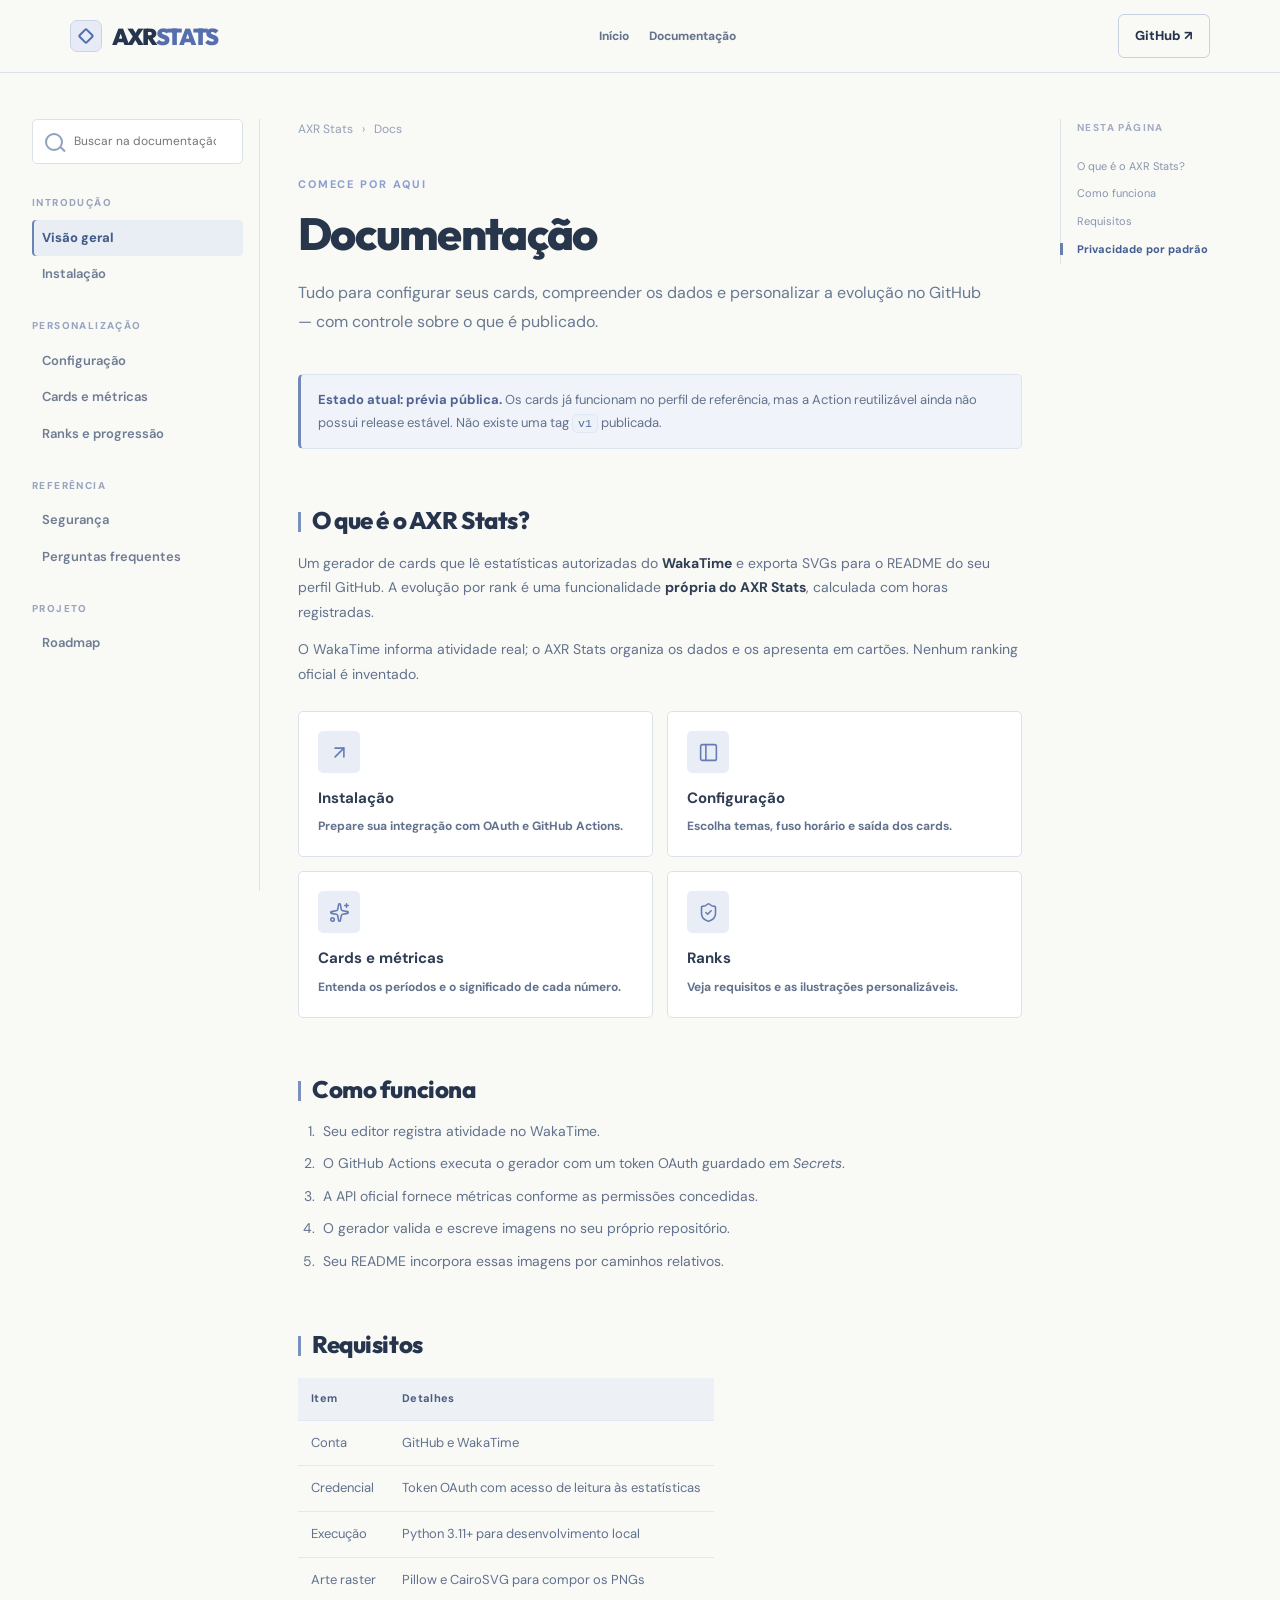
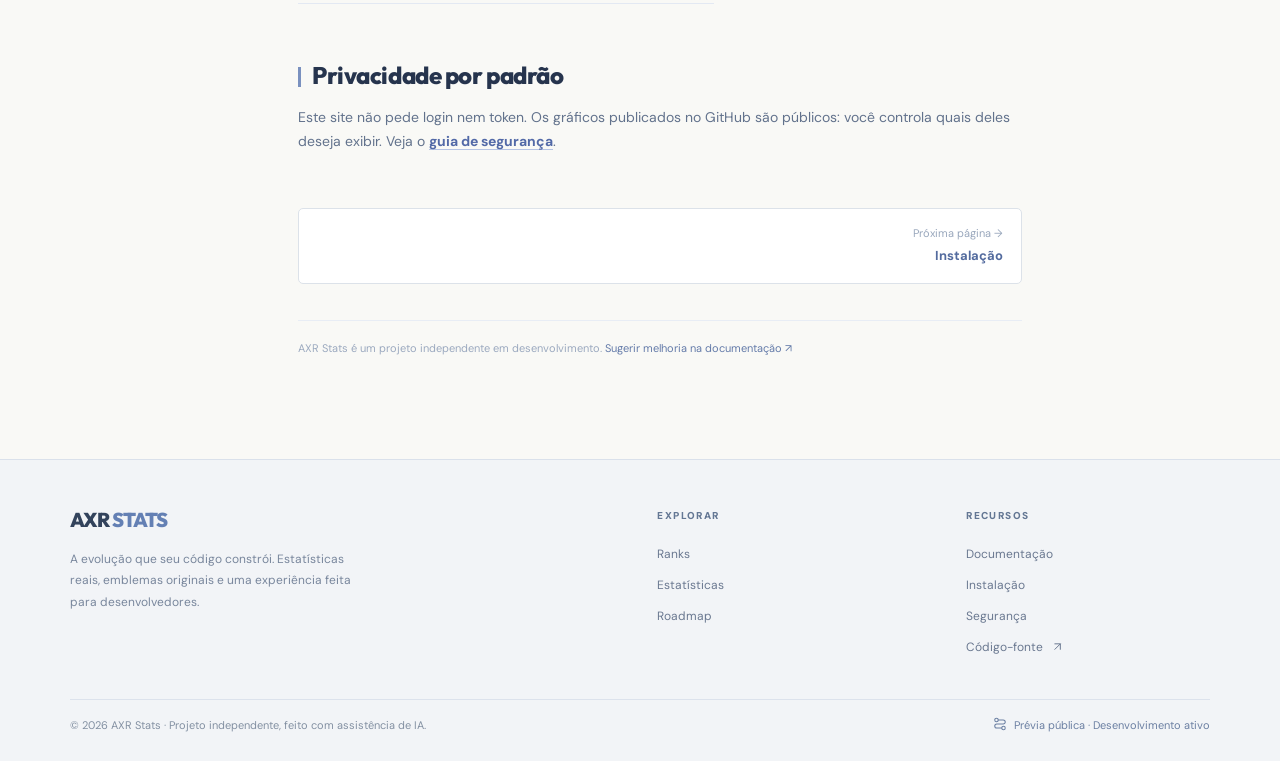
<file: site/docs/index.html>
<!doctype html>
<html lang="pt-BR" data-base="../">
<head><meta charset="utf-8"><meta name="viewport" content="width=device-width,initial-scale=1">
<meta name="theme-color" content="#f8faff"><meta name="description" content="AXR Stats — Tudo para configurar seus cards, compreender os dados e personalizar a evolução no GitHub — com controle sobre o que é publicado.">
<title>Documentação — AXR Stats Docs</title>
<link rel="icon" href="../favicon.svg" type="image/svg+xml">
<link rel="stylesheet" href="../style.css">
<script defer src="../ui.js"></script>
<script defer src="docs.js"></script></head>
<body class="docs-body">
<a href="#main-content" class="skip">Ir para o conteúdo</a>
<header class="site-header"><div class="wrap header-inner">
<a class="brand" href="../" aria-label="AXR Stats — homepage"><span class="brand-symbol" aria-hidden="true"><span></span></span><span>AXR<span class="brand-soft">STATS</span></span></a>
<nav aria-label="Navegação do site" class="docs-header-nav"><a href="../">Início</a><a href="../docs/" aria-current="page">Documentação</a></nav>
<a class="header-github" href="https://github.com/axrobert/axr-stats" target="_blank" rel="noopener noreferrer">GitHub ↗</a>
</div></header>
<div class="docs-layout">
<button class="docs-mobile-nav" type="button" aria-expanded="false" aria-controls="docs-sidebar">Explorar documentação <span data-icon="menu" aria-hidden="true"></span></button>
<aside class="docs-sidebar" id="docs-sidebar" aria-label="Capítulos da documentação">
<div class="docs-searchbox"><label class="sr-only" for="docs-search">Pesquisar documentação</label><input type="search" id="docs-search" autocomplete="off" placeholder="Buscar na documentação..." role="combobox" aria-autocomplete="list" aria-expanded="false" aria-controls="docs-results" aria-keyshortcuts="/ Control+k Meta+k"><div class="docs-search-results" id="docs-results" role="listbox" aria-label="Resultados da busca"></div></div>
<section class="docs-sidebar-group"><h2>Introdução</h2><a href="../docs/" aria-current="page">Visão geral</a><a href="../docs/installation/" >Instalação</a></section><section class="docs-sidebar-group"><h2>Personalização</h2><a href="../docs/configuration/" >Configuração</a><a href="../docs/cards/" >Cards e métricas</a><a href="../docs/ranks/" >Ranks e progressão</a></section><section class="docs-sidebar-group"><h2>Referência</h2><a href="../docs/security/" >Segurança</a><a href="../docs/faq/" >Perguntas frequentes</a></section><section class="docs-sidebar-group"><h2>Projeto</h2><a href="../docs/roadmap/" >Roadmap</a></section>
</aside>
<main class="docs-main" id="main-content" data-reveal>
<div class="docs-breadcrumb"><a href="../">AXR Stats</a><span>›</span><a href="../docs/">Docs</a></div>
<p class="docs-kicker">COMECE POR AQUI</p><h1>Documentação</h1><p class="docs-lead">Tudo para configurar seus cards, compreender os dados e personalizar a evolução no GitHub — com controle sobre o que é publicado.</p>
<article class="docs-content">
<aside class="docs-callout "><p><strong>Estado atual: prévia pública.</strong> Os cards já funcionam no perfil de referência, mas a Action reutilizável ainda não possui release estável. Não existe uma tag <code>v1</code> publicada.</p></aside>
<h2 id="visao">O que é o AXR Stats?</h2>
<p>Um gerador de cards que lê estatísticas autorizadas do <strong>WakaTime</strong> e exporta SVGs para o README do seu perfil GitHub. A evolução por rank é uma funcionalidade <strong>própria do AXR Stats</strong>, calculada com horas registradas.</p>
<p>O WakaTime informa atividade real; o AXR Stats organiza os dados e os apresenta em cartões. Nenhum ranking oficial é inventado.</p>
<div class="docs-tile-grid"><a class="docs-tile" href="../docs/installation/"><span class="docs-tile-symbol" data-icon="arrow-up-right" aria-hidden="true"></span><strong>Instalação</strong><p>Prepare sua integração com OAuth e GitHub Actions.</p></a><a class="docs-tile" href="../docs/configuration/"><span class="docs-tile-symbol" data-icon="panel-left" aria-hidden="true"></span><strong>Configuração</strong><p>Escolha temas, fuso horário e saída dos cards.</p></a><a class="docs-tile" href="../docs/cards/"><span class="docs-tile-symbol" data-icon="sparkles" aria-hidden="true"></span><strong>Cards e métricas</strong><p>Entenda os períodos e o significado de cada número.</p></a><a class="docs-tile" href="../docs/ranks/"><span class="docs-tile-symbol" data-icon="shield-check" aria-hidden="true"></span><strong>Ranks</strong><p>Veja requisitos e as ilustrações personalizáveis.</p></a></div>
<h2 id="fluxo">Como funciona</h2>
<ol><li>Seu editor registra atividade no WakaTime.</li><li>O GitHub Actions executa o gerador com um token OAuth guardado em <em>Secrets</em>.</li><li>A API oficial fornece métricas conforme as permissões concedidas.</li><li>O gerador valida e escreve imagens no seu próprio repositório.</li><li>Seu README incorpora essas imagens por caminhos relativos.</li></ol>
<h2 id="requisitos">Requisitos</h2>
<table class="docs-table"><thead><tr><th>Item</th><th>Detalhes</th></tr></thead><tbody><tr><td>Conta</td><td>GitHub e WakaTime</td></tr><tr><td>Credencial</td><td>Token OAuth com acesso de leitura às estatísticas</td></tr><tr><td>Execução</td><td>Python 3.11+ para desenvolvimento local</td></tr><tr><td>Arte raster</td><td>Pillow e CairoSVG para compor os PNGs</td></tr></tbody></table>
<h2 id="privacidade">Privacidade por padrão</h2>
<p>Este site não pede login nem token. Os gráficos publicados no GitHub são públicos: você controla quais deles deseja exibir. Veja o <a href="../docs/security/">guia de segurança</a>.</p></article>
<div class="docs-pagination">

<a href="../docs/installation/"><small>Próxima página →</small><strong>Instalação</strong></a>
</div>
<p class="docs-footer-note">AXR Stats é um projeto independente em desenvolvimento. <a href="https://github.com/axrobert/axr-stats/issues">Sugerir melhoria na documentação ↗</a></p>
</main>
<aside class="docs-toc" aria-label="Nesta página"><h2>Nesta página</h2><a href="#visao">O que é o AXR Stats?</a><a href="#fluxo">Como funciona</a><a href="#requisitos">Requisitos</a><a href="#privacidade">Privacidade por padrão</a></aside>
</div>
<footer class="axr-footer" aria-label="Rodapé do AXR Stats">
  <div class="wrap axr-footer-inner">
    <section class="axr-footer-about" aria-label="Sobre o AXR Stats">
      <a href="../" class="axr-footer-brand" aria-label="AXR Stats — início">AXR <span>STATS</span></a>
      <p class="axr-footer-lead">A evolução que seu código constrói. Estatísticas reais, emblemas originais e uma experiência feita para desenvolvedores.</p>
    </section>
    <nav class="axr-footer-col" aria-label="Explorar"><h2>Explorar</h2>
      <a href="../#ranks">Ranks</a>
      <a href="../#cards">Estatísticas</a>
      <a href="../docs/roadmap/">Roadmap</a>
    </nav>
    <nav class="axr-footer-col" aria-label="Recursos"><h2>Recursos</h2>
      <a href="../docs/">Documentação</a>
      <a href="../docs/installation/">Instalação</a>
      <a href="../docs/security/">Segurança</a>
      <a href="https://github.com/axrobert/axr-stats" target="_blank" rel="noopener noreferrer">Código-fonte <span data-icon="arrow-up-right" aria-hidden="true"></span></a>
    </nav>
  </div>
  <div class="wrap axr-footer-bottom">
    <span>© 2026 AXR Stats · Projeto independente, feito com assistência de IA.</span>
    <a href="../docs/roadmap/" class="axr-footer-mark"><span data-icon="route" aria-hidden="true"></span> Prévia pública · Desenvolvimento ativo</a>
  </div>
</footer>
</body></html>
</file>
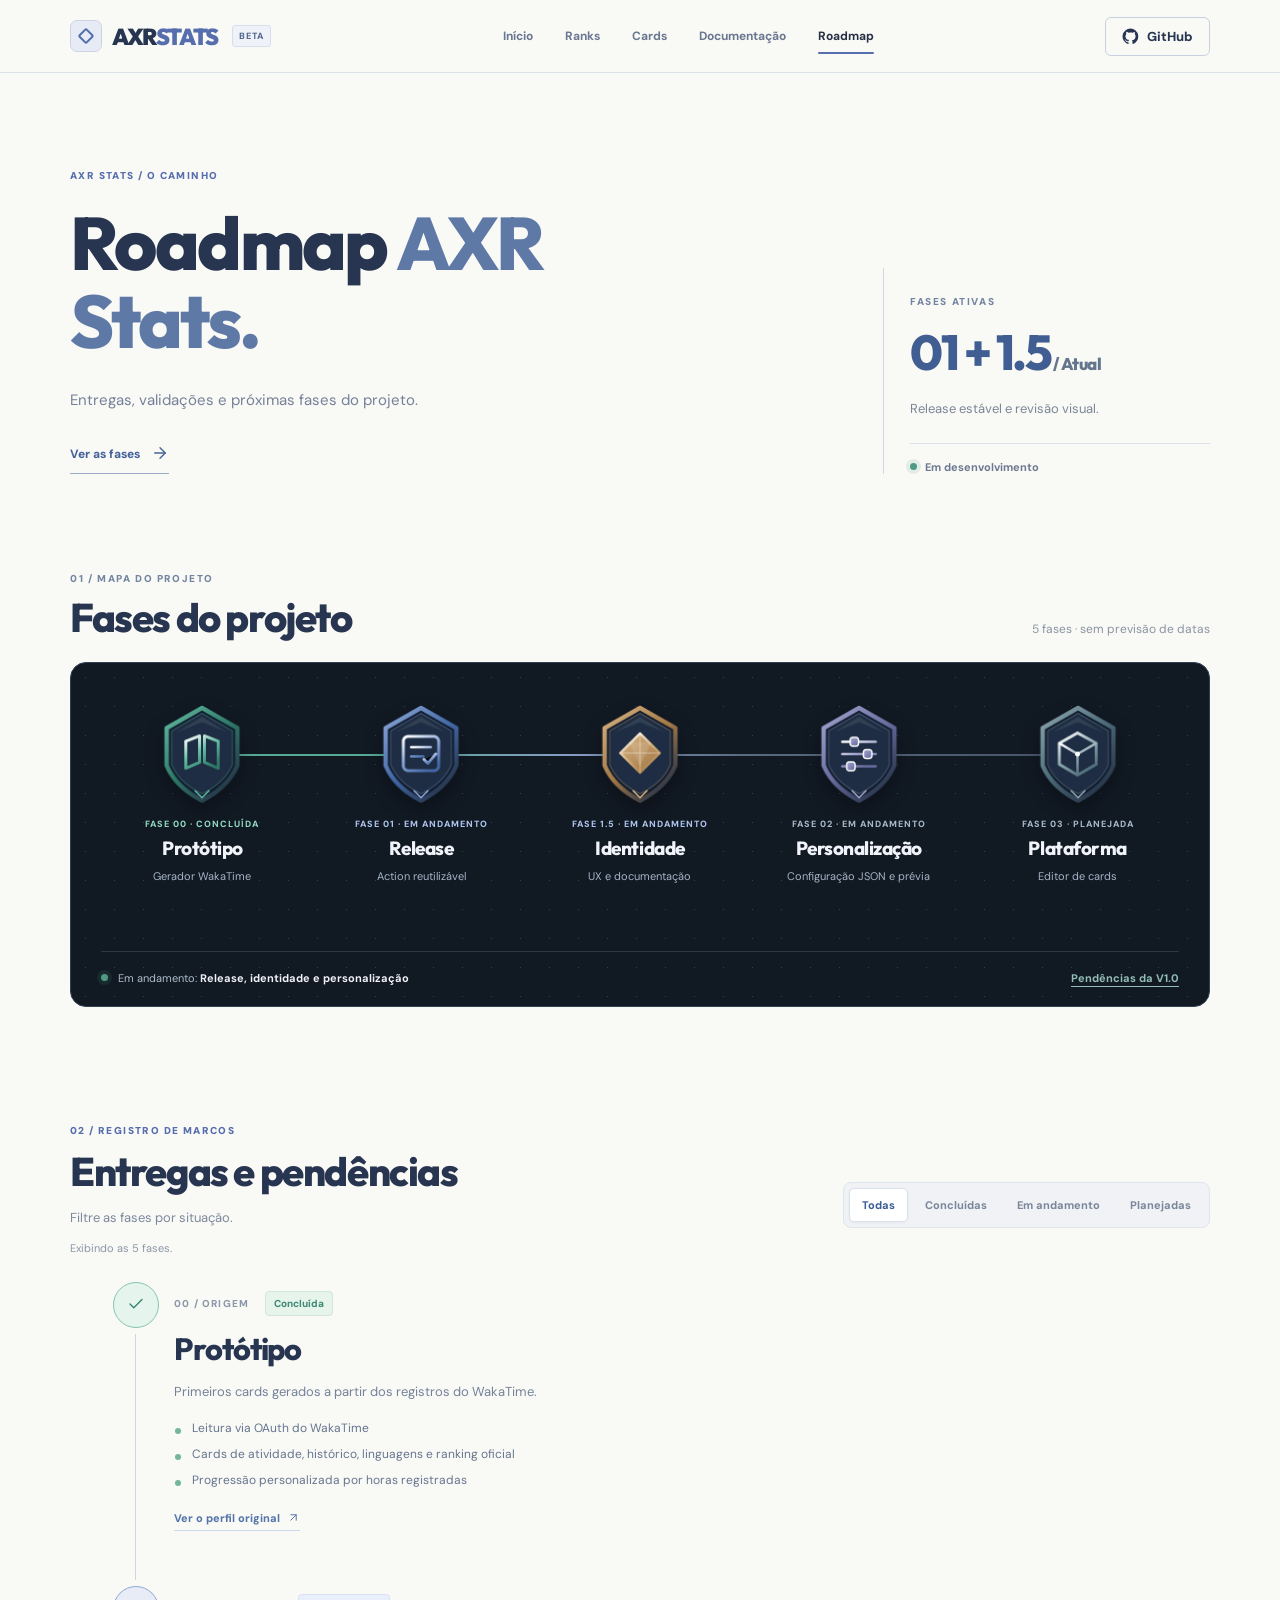
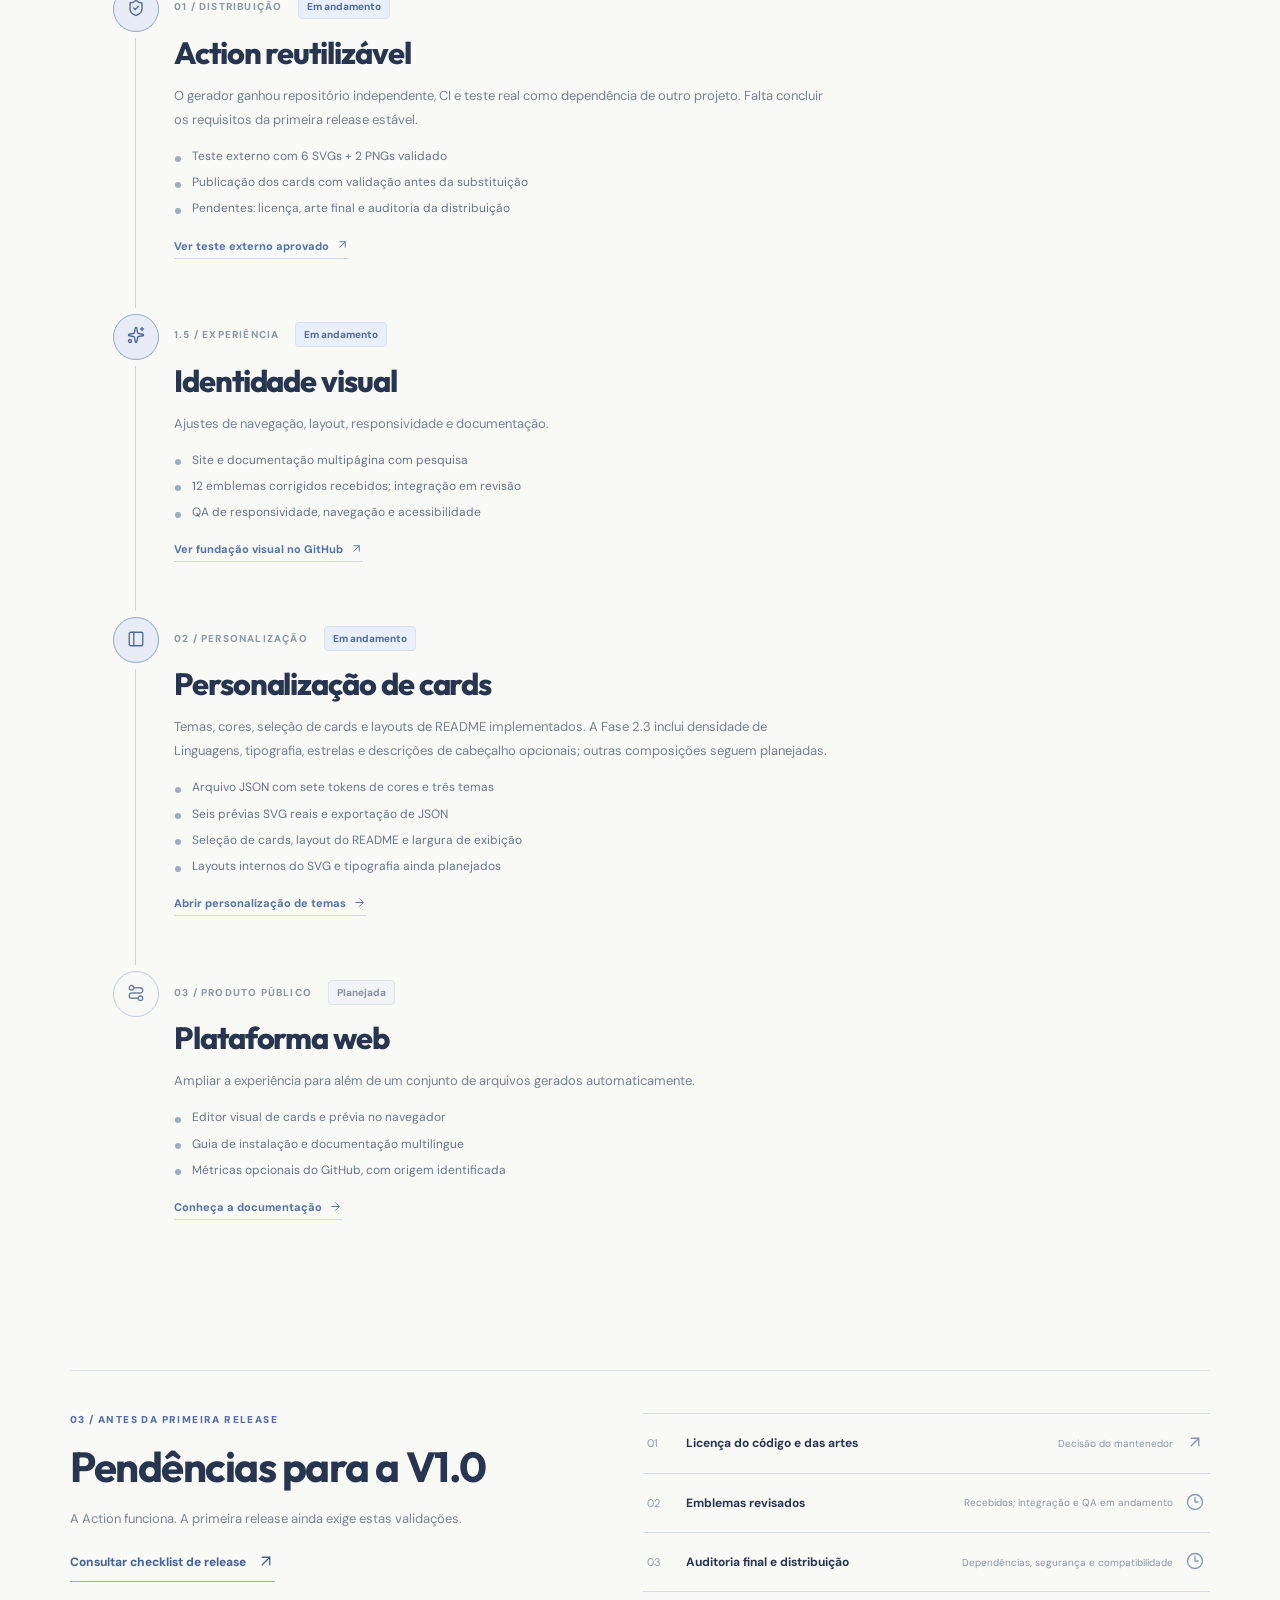
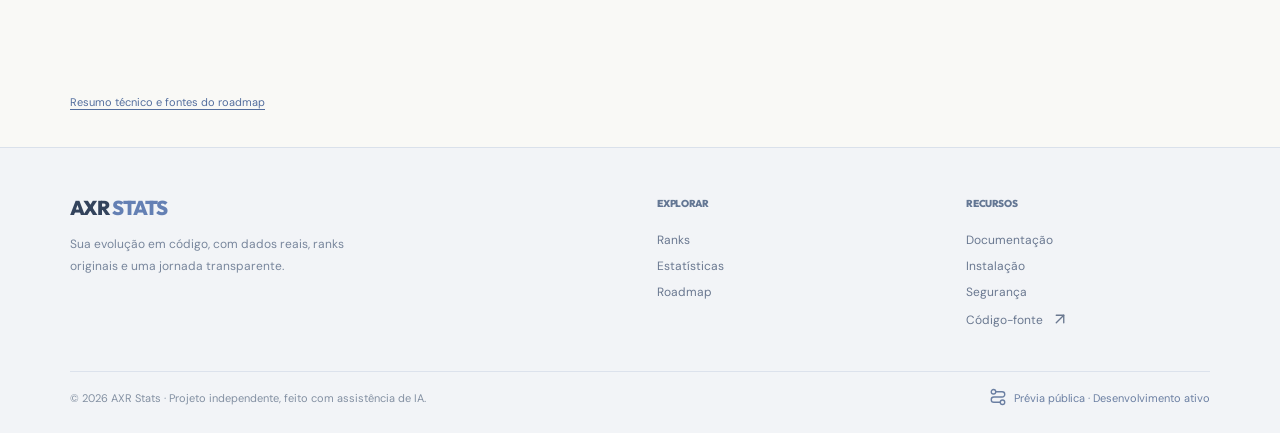
<file: site/roadmap/index.html>
<!doctype html>
<html lang="pt-BR" data-base="../">
<head>
  <meta charset="utf-8">
  <meta name="viewport" content="width=device-width,initial-scale=1">
  <meta name="theme-color" content="#f9f9f6">
  <meta name="description" content="A trajetória do AXR Stats: entregas verificadas, trabalho atual e próximos marcos. Roadmap público, sem datas ou métricas inventadas.">
  <meta property="og:title" content="Roadmap — AXR Stats">
  <meta property="og:description" content="Cada etapa tem um propósito. Veja o que já entregamos e o que vem pela frente.">
  <title>Roadmap — AXR Stats</title>
  <link rel="icon" href="../favicon.svg" type="image/svg+xml">
  <link rel="stylesheet" href="../style.css">
  <script defer src="../ui.js"></script>
  <script defer src="roadmap.js"></script>
</head>
<body class="rm-page">
  <a class="skip" href="#conteudo">Ir para o conteúdo</a>
  <header class="site-header">
    <div class="wrap header-inner">
      <a class="brand" href="../" aria-label="AXR Stats — página inicial"><span class="brand-symbol" aria-hidden="true"><span></span></span><span>AXR<span class="brand-soft">STATS</span></span><span class="brand-version">BETA</span></a>
      <button class="menu-toggle" type="button" aria-expanded="false" aria-controls="main-nav" aria-label="Abrir menu"><span></span><span></span><span></span></button>
      <nav class="main-nav" id="main-nav" aria-label="Navegação principal">
        <a href="../">Início</a><a href="../#ranks">Ranks</a><a href="../#cards">Cards</a><a href="../docs/">Documentação</a><a href="./" class="active" aria-current="page">Roadmap</a>
      </nav>
      <a class="header-github" href="https://github.com/axrobert/axr-stats" target="_blank" rel="noopener noreferrer"><svg viewBox="0 0 24 24" aria-hidden="true"><path fill="currentColor" d="M12 .8a11.2 11.2 0 0 0-3.54 21.83c.56.1.76-.24.76-.54v-2.1c-3.1.67-3.76-1.32-3.76-1.32-.51-1.29-1.25-1.64-1.25-1.64-1.02-.7.08-.68.08-.68 1.13.08 1.72 1.16 1.72 1.16 1.01 1.72 2.65 1.22 3.29.93.1-.73.39-1.23.71-1.52-2.48-.28-5.09-1.24-5.09-5.54 0-1.22.44-2.22 1.16-3.01-.12-.28-.5-1.42.11-2.96 0 0 .95-.3 3.08 1.15A10.7 10.7 0 0 1 12 6.4c.95 0 1.9.13 2.8.38 2.13-1.44 3.08-1.15 3.08-1.15.61 1.54.23 2.68.11 2.96.72.79 1.16 1.79 1.16 3.01 0 4.31-2.61 5.25-5.1 5.53.4.35.76 1.02.76 2.06v2.8c0 .3.2.65.77.54A11.2 11.2 0 0 0 12 .8Z"/></svg>GitHub</a>
    </div>
  </header>
  <main id="conteudo">
    <section class="rm-intro wrap" aria-labelledby="rm-title" data-reveal>
      <div class="rm-intro-main">
        <p class="eyebrow">AXR STATS / O CAMINHO</p>
        <h1 id="rm-title">Roadmap <em>AXR Stats.</em></h1>
        <p>Entregas, validações e próximas fases do projeto.</p>
        <a class="rm-intro-link" href="#trajetoria">Ver as fases <span data-icon="arrow-right" aria-hidden="true"></span></a>
      </div>
      <aside class="rm-intro-aside" aria-label="Situação atual">
        <span class="rm-aside-label">FASES ATIVAS</span>
        <strong>01 + 1.5<span> / Atual</span></strong>
        <p>Release estável e revisão visual.</p>
        <div class="rm-aside-rule"></div>
        <span class="rm-aside-note"><span class="rm-live-dot" aria-hidden="true"></span> Em desenvolvimento</span>
      </aside>
    </section>

    <section class="rm-journey wrap" id="trajetoria" aria-labelledby="rm-journey-title" data-reveal>
      <header class="rm-journey-header">
        <div>
          <span class="rm-overline">01 / MAPA DO PROJETO</span>
          <h2 id="rm-journey-title">Fases do projeto</h2>
        </div>
        <span class="rm-journey-legend">5 fases · sem previsão de datas</span>
      </header>
      <div class="rm-map rm-map-v2" aria-label="Etapas de desenvolvimento do AXR Stats">
        <ol class="rm-map-stages">
          <li class="rm-map-stage rm-map-stage--done">
            <a href="#fase-0" aria-label="Fase 0: Protótipo, concluída">
              <span class="rm-map-marker" aria-hidden="true"><img src="icons/01-foundation.png" width="110" height="100" alt=""></span>
              <span class="rm-map-index">FASE 00 · CONCLUÍDA</span>
              <strong>Protótipo</strong><small>Gerador WakaTime</small>
            </a>
          </li>
          <li class="rm-map-stage rm-map-stage--active">
            <a href="#fase-1" aria-label="Fase 1: Release, em andamento">
              <span class="rm-map-marker" aria-hidden="true"><img src="icons/02-release.png" width="110" height="100" alt=""></span>
              <span class="rm-map-index">FASE 01 · EM ANDAMENTO</span>
              <strong>Release</strong><small>Action reutilizável</small>
            </a>
          </li>
          <li class="rm-map-stage rm-map-stage--active">
            <a href="#fase-1-5" aria-label="Fase 1.5: Identidade, em andamento">
              <span class="rm-map-marker" aria-hidden="true"><img src="icons/03-identity.png" width="110" height="100" alt=""></span>
              <span class="rm-map-index">FASE 1.5 · EM ANDAMENTO</span>
              <strong>Identidade</strong><small>UX e documentação</small>
            </a>
          </li>
          <li class="rm-map-stage rm-map-stage--future">
            <a href="#fase-2" aria-label="Fase 2: Personalização, em andamento">
              <span class="rm-map-marker" aria-hidden="true"><img src="icons/04-personalization.png" width="110" height="100" alt=""></span>
              <span class="rm-map-index">FASE 02 · EM ANDAMENTO</span>
              <strong>Personalização</strong><small>Configuração JSON e prévia</small>
            </a>
          </li>
          <li class="rm-map-stage rm-map-stage--future">
            <a href="#fase-3" aria-label="Fase 3: Plataforma, planejada">
              <span class="rm-map-marker" aria-hidden="true"><img src="icons/05-platform.png" width="110" height="100" alt=""></span>
              <span class="rm-map-index">FASE 03 · PLANEJADA</span>
              <strong>Plataforma</strong><small>Editor de cards</small>
            </a>
          </li>
        </ol>
        <div class="rm-map-caption"><span class="rm-live-dot" aria-hidden="true"></span><span>Em andamento: <strong>Release, identidade e personalização</strong></span><a href="#release">Pendências da V1.0</a></div>
      </div>

    </section>

    <section class="rm-timeline wrap" id="detalhes" aria-labelledby="rm-details-heading" data-reveal>
      <div class="rm-timeline-head">
        <div><span class="eyebrow">02 / REGISTRO DE MARCOS</span><h2 id="rm-details-heading">Entregas e pendências</h2><p>Filtre as fases por situação.</p></div>
        <div class="rm-filter-group" role="group" aria-label="Filtrar fases">
          <button type="button" class="rm-filter is-selected" data-rm-filter="all" aria-pressed="true">Todas</button>
          <button type="button" class="rm-filter" data-rm-filter="done" aria-pressed="false">Concluídas</button>
          <button type="button" class="rm-filter" data-rm-filter="active" aria-pressed="false">Em andamento</button>
          <button type="button" class="rm-filter" data-rm-filter="planned" aria-pressed="false">Planejadas</button>
        </div>
      </div>
      <p class="rm-filter-feedback" id="rm-filter-feedback" role="status" aria-live="polite">Exibindo as 5 fases.</p>
      <ol class="rm-milestones" id="rm-milestones">
        <li class="rm-milestone rm-milestone--done" id="fase-0" data-rm-status="done">
          <div class="rm-milestone-rail" aria-hidden="true"><span data-icon="check"></span></div>
          <div class="rm-milestone-body">
            <div class="rm-milestone-meta"><span>00 / ORIGEM</span><span class="rm-status rm-status--done">Concluída</span></div>
            <h3>Protótipo</h3>
            <p>Primeiros cards gerados a partir dos registros do WakaTime.</p>
            <ul><li>Leitura via OAuth do WakaTime</li><li>Cards de atividade, histórico, linguagens e ranking oficial</li><li>Progressão personalizada por horas registradas</li></ul>
            <a class="rm-proof" href="https://github.com/axrobert/axrobert" target="_blank" rel="noopener noreferrer">Ver o perfil original <span data-icon="arrow-up-right" aria-hidden="true"></span></a>
          </div>
        </li>
        <li class="rm-milestone rm-milestone--active" id="fase-1" data-rm-status="active">
          <div class="rm-milestone-rail" aria-hidden="true"><span data-icon="shield-check"></span></div>
          <div class="rm-milestone-body">
            <div class="rm-milestone-meta"><span>01 / DISTRIBUIÇÃO</span><span class="rm-status rm-status--active">Em andamento</span></div>
            <h3>Action reutilizável</h3>
            <p>O gerador ganhou repositório independente, CI e teste real como dependência de outro projeto. Falta concluir os requisitos da primeira release estável.</p>
            <ul><li>Teste externo com 6 SVGs + 2 PNGs validado</li><li>Publicação dos cards com validação antes da substituição</li><li>Pendentes: licença, arte final e auditoria da distribuição</li></ul>
            <a class="rm-proof" href="https://github.com/axrobert/axrobert/actions/runs/42962893687" target="_blank" rel="noopener noreferrer">Ver teste externo aprovado <span data-icon="arrow-up-right" aria-hidden="true"></span></a>
          </div>
        </li>
        <li class="rm-milestone rm-milestone--active" id="fase-1-5" data-rm-status="active">
          <div class="rm-milestone-rail" aria-hidden="true"><span data-icon="sparkles"></span></div>
          <div class="rm-milestone-body">
            <div class="rm-milestone-meta"><span>1.5 / EXPERIÊNCIA</span><span class="rm-status rm-status--active">Em andamento</span></div>
            <h3>Identidade visual</h3>
            <p>Ajustes de navegação, layout, responsividade e documentação.</p>
            <ul><li>Site e documentação multipágina com pesquisa</li><li>12 emblemas corrigidos recebidos; integração em revisão</li><li>QA de responsividade, navegação e acessibilidade</li></ul>
            <a class="rm-proof" href="https://github.com/axrobert/axr-stats/pull/10" target="_blank" rel="noopener noreferrer">Ver fundação visual no GitHub <span data-icon="arrow-up-right" aria-hidden="true"></span></a>
          </div>
        </li>
        <li class="rm-milestone rm-milestone--active" id="fase-2" data-rm-status="active">
          <div class="rm-milestone-rail" aria-hidden="true"><span data-icon="panel-left"></span></div>
          <div class="rm-milestone-body">
            <div class="rm-milestone-meta"><span>02 / PERSONALIZAÇÃO</span><span class="rm-status rm-status--active">Em andamento</span></div>
            <h3>Personalização de cards</h3>
            <p>Temas, cores, seleção de cards e layouts de README implementados. A Fase 2.3 inclui densidade de Linguagens, tipografia, estrelas e descrições de cabeçalho opcionais; outras composições seguem planejadas.</p>
            <ul><li>Arquivo JSON com sete tokens de cores e três temas</li><li>Seis prévias SVG reais e exportação de JSON</li><li>Seleção de cards, layout do README e largura de exibição</li><li>Layouts internos do SVG e tipografia ainda planejados</li></ul>
            <a class="rm-proof" href="../customize/">Abrir personalização de temas <span data-icon="arrow-right" aria-hidden="true"></span></a>
          </div>
        </li>
        <li class="rm-milestone rm-milestone--planned" id="fase-3" data-rm-status="planned">
          <div class="rm-milestone-rail" aria-hidden="true"><span data-icon="route"></span></div>
          <div class="rm-milestone-body">
            <div class="rm-milestone-meta"><span>03 / PRODUTO PÚBLICO</span><span class="rm-status rm-status--planned">Planejada</span></div>
            <h3>Plataforma web</h3>
            <p>Ampliar a experiência para além de um conjunto de arquivos gerados automaticamente.</p>
            <ul><li>Editor visual de cards e prévia no navegador</li><li>Guia de instalação e documentação multilíngue</li><li>Métricas opcionais do GitHub, com origem identificada</li></ul>
            <a class="rm-proof" href="../docs/">Conheça a documentação <span data-icon="arrow-right" aria-hidden="true"></span></a>
          </div>
        </li>
      </ol>
    </section>

    <section class="rm-gates wrap" id="release" aria-labelledby="rm-release-title" data-reveal>
      <div class="rm-gates-copy"><p class="eyebrow">03 / ANTES DA PRIMEIRA RELEASE</p><h2 id="rm-release-title">Pendências para a V1.0</h2><p>A Action funciona. A primeira release ainda exige estas validações.</p><a class="rm-gates-link" href="https://github.com/axrobert/axr-stats/blob/main/docs/RELEASE_CHECKLIST.md" target="_blank" rel="noopener noreferrer">Consultar checklist de release <span data-icon="arrow-up-right" aria-hidden="true"></span></a></div>
      <div class="rm-gates-list">
        <a href="https://github.com/axrobert/axr-stats/issues/13" target="_blank" rel="noopener noreferrer"><span>01</span><strong>Licença do código e das artes</strong><small>Decisão do mantenedor</small><span data-icon="arrow-up-right" aria-hidden="true"></span></a>
        <div><span>02</span><strong>Emblemas revisados</strong><small>Recebidos; integração e QA em andamento</small><span data-icon="clock-3" aria-hidden="true"></span></div>
        <div><span>03</span><strong>Auditoria final e distribuição</strong><small>Dependências, segurança e compatibilidade</small><span data-icon="clock-3" aria-hidden="true"></span></div>
      </div>
    </section>
    <p class="rm-closing wrap"><a href="../docs/roadmap/">Resumo técnico e fontes do roadmap</a></p>
  </main>
  <footer class="axr-footer" aria-label="Rodapé do AXR Stats">
    <div class="wrap axr-footer-inner">
      <section class="axr-footer-about"><a href="../" class="axr-footer-brand" aria-label="AXR Stats — início">AXR <span>STATS</span></a><p class="axr-footer-lead">Sua evolução em código, com dados reais, ranks originais e uma jornada transparente.</p></section>
      <nav class="axr-footer-col" aria-label="Explorar"><h2>Explorar</h2><a href="../#ranks">Ranks</a><a href="../#cards">Estatísticas</a><a href="./" aria-current="page">Roadmap</a></nav>
      <nav class="axr-footer-col" aria-label="Recursos"><h2>Recursos</h2><a href="../docs/">Documentação</a><a href="../docs/installation/">Instalação</a><a href="../docs/security/">Segurança</a><a href="https://github.com/axrobert/axr-stats" target="_blank" rel="noopener noreferrer">Código-fonte <span data-icon="arrow-up-right" aria-hidden="true"></span></a></nav>
    </div>
    <div class="wrap axr-footer-bottom"><span>© 2026 AXR Stats · Projeto independente, feito com assistência de IA.</span><a href="../docs/roadmap/" class="axr-footer-mark"><span data-icon="route" aria-hidden="true"></span> Prévia pública · Desenvolvimento ativo</a></div>
  </footer>
</body>
</html>
</file>
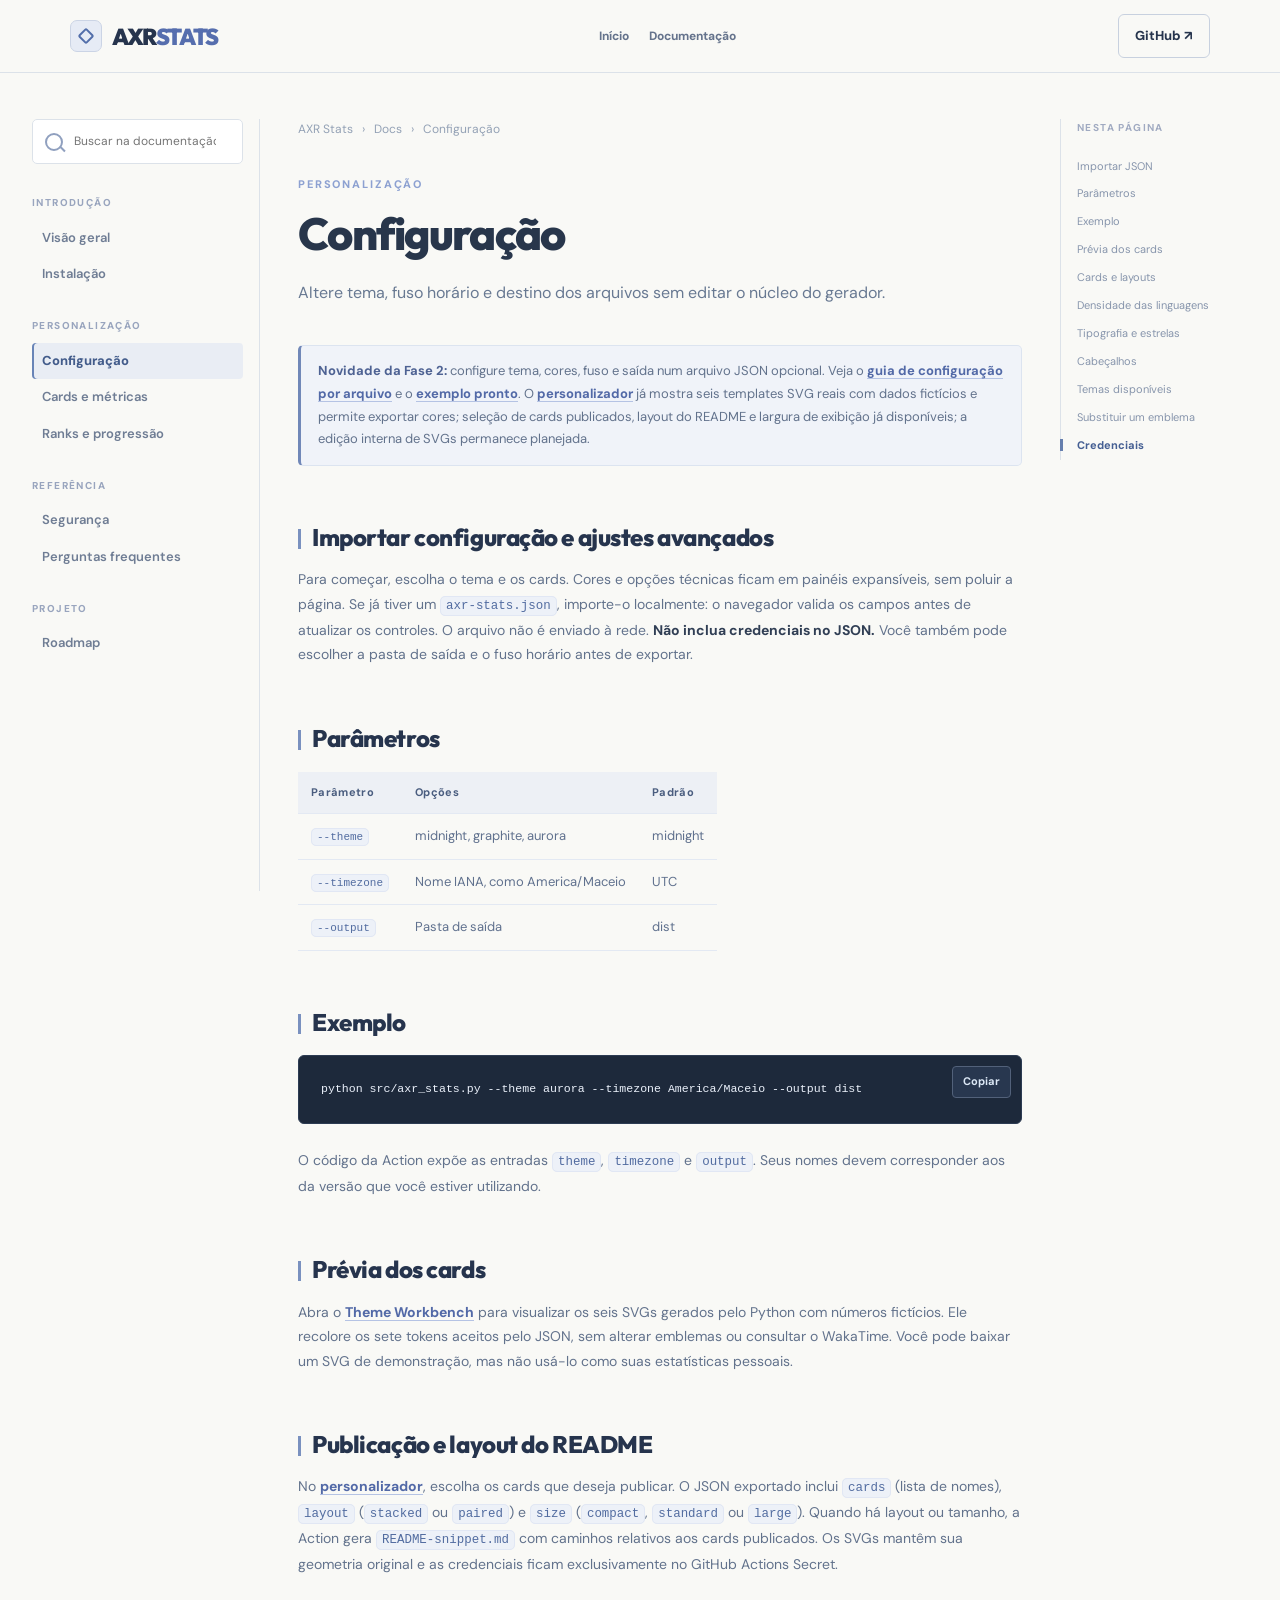
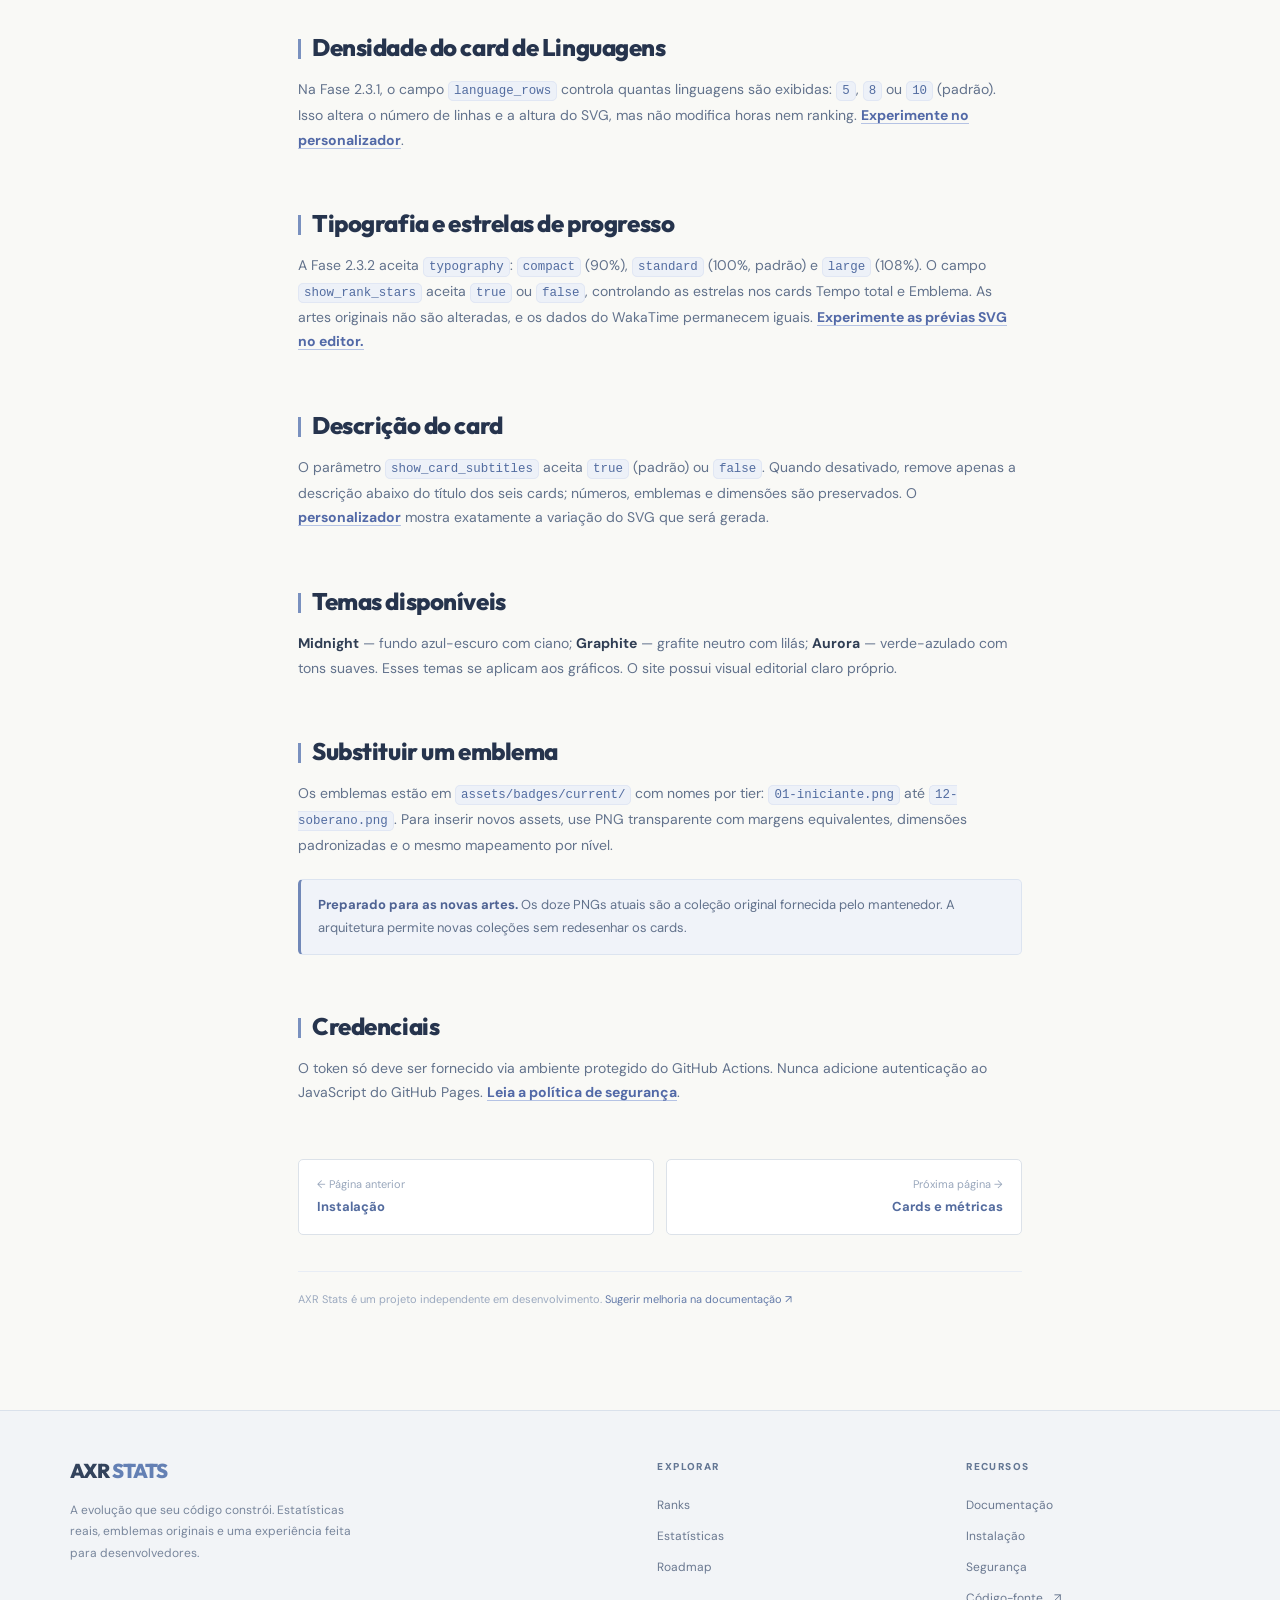
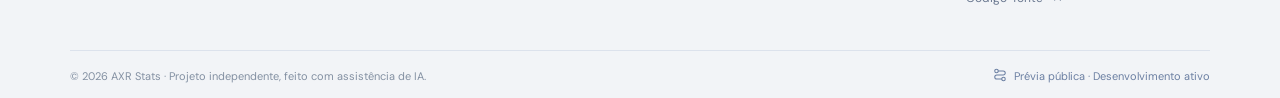
<file: site/docs/configuration/index.html>
<!doctype html>
<html lang="pt-BR" data-base="../../">
<head><meta charset="utf-8"><meta name="viewport" content="width=device-width,initial-scale=1">
<meta name="theme-color" content="#f8faff"><meta name="description" content="AXR Stats — Altere tema, fuso horário e destino dos arquivos sem editar o núcleo do gerador.">
<title>Configuração — AXR Stats Docs</title>
<link rel="icon" href="../../favicon.svg" type="image/svg+xml">
<link rel="stylesheet" href="../../style.css">
<script defer src="../../ui.js"></script>
<script defer src="../docs.js"></script></head>
<body class="docs-body">
<a href="#main-content" class="skip">Ir para o conteúdo</a>
<header class="site-header"><div class="wrap header-inner">
<a class="brand" href="../../" aria-label="AXR Stats — homepage"><span class="brand-symbol" aria-hidden="true"><span></span></span><span>AXR<span class="brand-soft">STATS</span></span></a>
<nav aria-label="Navegação do site" class="docs-header-nav"><a href="../../">Início</a><a href="../../docs/" aria-current="page">Documentação</a></nav>
<a class="header-github" href="https://github.com/axrobert/axr-stats" target="_blank" rel="noopener noreferrer">GitHub ↗</a>
</div></header>
<div class="docs-layout">
<button class="docs-mobile-nav" type="button" aria-expanded="false" aria-controls="docs-sidebar">Explorar documentação <span data-icon="menu" aria-hidden="true"></span></button>
<aside class="docs-sidebar" id="docs-sidebar" aria-label="Capítulos da documentação">
<div class="docs-searchbox"><label class="sr-only" for="docs-search">Pesquisar documentação</label><input type="search" id="docs-search" autocomplete="off" placeholder="Buscar na documentação..." role="combobox" aria-autocomplete="list" aria-expanded="false" aria-controls="docs-results" aria-keyshortcuts="/ Control+k Meta+k"><div class="docs-search-results" id="docs-results" role="listbox" aria-label="Resultados da busca"></div></div>
<section class="docs-sidebar-group"><h2>Introdução</h2><a href="../../docs/" >Visão geral</a><a href="../../docs/installation/" >Instalação</a></section><section class="docs-sidebar-group"><h2>Personalização</h2><a href="../../docs/configuration/" aria-current="page">Configuração</a><a href="../../docs/cards/" >Cards e métricas</a><a href="../../docs/ranks/" >Ranks e progressão</a></section><section class="docs-sidebar-group"><h2>Referência</h2><a href="../../docs/security/" >Segurança</a><a href="../../docs/faq/" >Perguntas frequentes</a></section><section class="docs-sidebar-group"><h2>Projeto</h2><a href="../../docs/roadmap/" >Roadmap</a></section>
</aside>
<main class="docs-main" id="main-content" data-reveal>
<div class="docs-breadcrumb"><a href="../../">AXR Stats</a><span>›</span><a href="../../docs/">Docs</a><span>›</span><span>Configuração</span></div>
<p class="docs-kicker">PERSONALIZAÇÃO</p><h1>Configuração</h1><p class="docs-lead">Altere tema, fuso horário e destino dos arquivos sem editar o núcleo do gerador.</p>
<article class="docs-content">
<div class="docs-callout"><p><strong>Novidade da Fase 2:</strong> configure tema, cores, fuso e saída num arquivo JSON opcional. Veja o <a href="https://github.com/axrobert/axr-stats/blob/main/docs/THEME_CONFIG.md">guia de configuração por arquivo</a> e o <a href="https://github.com/axrobert/axr-stats/blob/main/examples/axr-stats.json">exemplo pronto</a>. O <a href="../../customize/">personalizador</a> já mostra seis templates SVG reais com dados fictícios e permite exportar cores; seleção de cards publicados, layout do README e largura de exibição já disponíveis; a edição interna de SVGs permanece planejada.</p></div>
<h2 id="primeiros-passos">Importar configuração e ajustes avançados</h2>
<p>Para começar, escolha o tema e os cards. Cores e opções técnicas ficam em painéis expansíveis, sem poluir a página. Se já tiver um <code>axr-stats.json</code>, importe-o localmente: o navegador valida os campos antes de atualizar os controles. O arquivo não é enviado à rede. <strong>Não inclua credenciais no JSON.</strong> Você também pode escolher a pasta de saída e o fuso horário antes de exportar.</p>
<h2 id="parametros">Parâmetros</h2>
<table class="docs-table"><thead><tr><th>Parâmetro</th><th>Opções</th><th>Padrão</th></tr></thead><tbody><tr><td><code>--theme</code></td><td>midnight, graphite, aurora</td><td>midnight</td></tr><tr><td><code>--timezone</code></td><td>Nome IANA, como America/Maceio</td><td>UTC</td></tr><tr><td><code>--output</code></td><td>Pasta de saída</td><td>dist</td></tr></tbody></table>
<h2 id="exemplo">Exemplo</h2>
<div class="code-frame"><button type="button" class="copy-code" aria-label="Copiar bloco de código">Copiar</button><pre><code>python src/axr_stats.py --theme aurora --timezone America/Maceio --output dist</code></pre></div>
<p>O código da Action expõe as entradas <code>theme</code>, <code>timezone</code> e <code>output</code>. Seus nomes devem corresponder aos da versão que você estiver utilizando.</p>
<h2 id="previsualizacao">Prévia dos cards</h2>
<p>Abra o <a href="../../customize/">Theme Workbench</a> para visualizar os seis SVGs gerados pelo Python com números fictícios. Ele recolore os sete tokens aceitos pelo JSON, sem alterar emblemas ou consultar o WakaTime. Você pode baixar um SVG de demonstração, mas não usá-lo como suas estatísticas pessoais.</p>
<h2 id="selecionar-cards">Publicação e layout do README</h2>
<p>No <a href="../../customize/">personalizador</a>, escolha os cards que deseja publicar. O JSON exportado inclui <code>cards</code> (lista de nomes), <code>layout</code> (<code>stacked</code> ou <code>paired</code>) e <code>size</code> (<code>compact</code>, <code>standard</code> ou <code>large</code>). Quando há layout ou tamanho, a Action gera <code>README-snippet.md</code> com caminhos relativos aos cards publicados. Os SVGs mantêm sua geometria original e as credenciais ficam exclusivamente no GitHub Actions Secret.</p>
<h2 id="densidade-linguagens">Densidade do card de Linguagens</h2>
<p>Na Fase 2.3.1, o campo <code>language_rows</code> controla quantas linguagens são exibidas: <code>5</code>, <code>8</code> ou <code>10</code> (padrão). Isso altera o número de linhas e a altura do SVG, mas não modifica horas nem ranking. <a href="../../customize/">Experimente no personalizador</a>.</p>
<h2 id="tipografia">Tipografia e estrelas de progresso</h2>
<p>A Fase 2.3.2 aceita <code>typography</code>: <code>compact</code> (90%), <code>standard</code> (100%, padrão) e <code>large</code> (108%). O campo <code>show_rank_stars</code> aceita <code>true</code> ou <code>false</code>, controlando as estrelas nos cards Tempo total e Emblema. As artes originais não são alteradas, e os dados do WakaTime permanecem iguais. <a href="../../customize/">Experimente as prévias SVG no editor.</a></p>
<h2 id="cabecalhos">Descrição do card</h2>
<p>O parâmetro <code>show_card_subtitles</code> aceita <code>true</code> (padrão) ou <code>false</code>. Quando desativado, remove apenas a descrição abaixo do título dos seis cards; números, emblemas e dimensões são preservados. O <a href="../../customize/">personalizador</a> mostra exatamente a variação do SVG que será gerada.</p>
<h2 id="temas">Temas disponíveis</h2>
<p><strong>Midnight</strong> — fundo azul-escuro com ciano; <strong>Graphite</strong> — grafite neutro com lilás; <strong>Aurora</strong> — verde-azulado com tons suaves. Esses temas se aplicam aos gráficos. O site possui visual editorial claro próprio.</p>
<h2 id="artes">Substituir um emblema</h2>
<p>Os emblemas estão em <code>assets/badges/current/</code> com nomes por tier: <code>01-iniciante.png</code> até <code>12-soberano.png</code>. Para inserir novos assets, use PNG transparente com margens equivalentes, dimensões padronizadas e o mesmo mapeamento por nível.</p>
<aside class="docs-callout "><p><strong>Preparado para as novas artes.</strong> Os doze PNGs atuais são a coleção original fornecida pelo mantenedor. A arquitetura permite novas coleções sem redesenhar os cards.</p></aside>
<h2 id="secrets">Credenciais</h2>
<p>O token só deve ser fornecido via ambiente protegido do GitHub Actions. Nunca adicione autenticação ao JavaScript do GitHub Pages. <a href="../../docs/security/">Leia a política de segurança</a>.</p></article>
<div class="docs-pagination">
<a href="../../docs/installation/"><small>← Página anterior</small><strong>Instalação</strong></a>
<a href="../../docs/cards/"><small>Próxima página →</small><strong>Cards e métricas</strong></a>
</div>
<p class="docs-footer-note">AXR Stats é um projeto independente em desenvolvimento. <a href="https://github.com/axrobert/axr-stats/issues">Sugerir melhoria na documentação ↗</a></p>
</main>
<aside class="docs-toc" aria-label="Nesta página"><h2>Nesta página</h2><a href="#primeiros-passos">Importar JSON</a><a href="#parametros">Parâmetros</a><a href="#exemplo">Exemplo</a><a href="#previsualizacao">Prévia dos cards</a><a href="#selecionar-cards">Cards e layouts</a><a href="#densidade-linguagens">Densidade das linguagens</a><a href="#tipografia">Tipografia e estrelas</a><a href="#cabecalhos">Cabeçalhos</a><a href="#temas">Temas disponíveis</a><a href="#artes">Substituir um emblema</a><a href="#secrets">Credenciais</a></aside>
</div>
<footer class="axr-footer" aria-label="Rodapé do AXR Stats">
  <div class="wrap axr-footer-inner">
    <section class="axr-footer-about" aria-label="Sobre o AXR Stats">
      <a href="../../" class="axr-footer-brand" aria-label="AXR Stats — início">AXR <span>STATS</span></a>
      <p class="axr-footer-lead">A evolução que seu código constrói. Estatísticas reais, emblemas originais e uma experiência feita para desenvolvedores.</p>
    </section>
    <nav class="axr-footer-col" aria-label="Explorar"><h2>Explorar</h2>
      <a href="../../#ranks">Ranks</a>
      <a href="../../#cards">Estatísticas</a>
      <a href="../../docs/roadmap/">Roadmap</a>
    </nav>
    <nav class="axr-footer-col" aria-label="Recursos"><h2>Recursos</h2>
      <a href="../../docs/">Documentação</a>
      <a href="../../docs/installation/">Instalação</a>
      <a href="../../docs/security/">Segurança</a>
      <a href="https://github.com/axrobert/axr-stats" target="_blank" rel="noopener noreferrer">Código-fonte <span data-icon="arrow-up-right" aria-hidden="true"></span></a>
    </nav>
  </div>
  <div class="wrap axr-footer-bottom">
    <span>© 2026 AXR Stats · Projeto independente, feito com assistência de IA.</span>
    <a href="../../docs/roadmap/" class="axr-footer-mark"><span data-icon="route" aria-hidden="true"></span> Prévia pública · Desenvolvimento ativo</a>
  </div>
</footer>
</body></html>
</file>
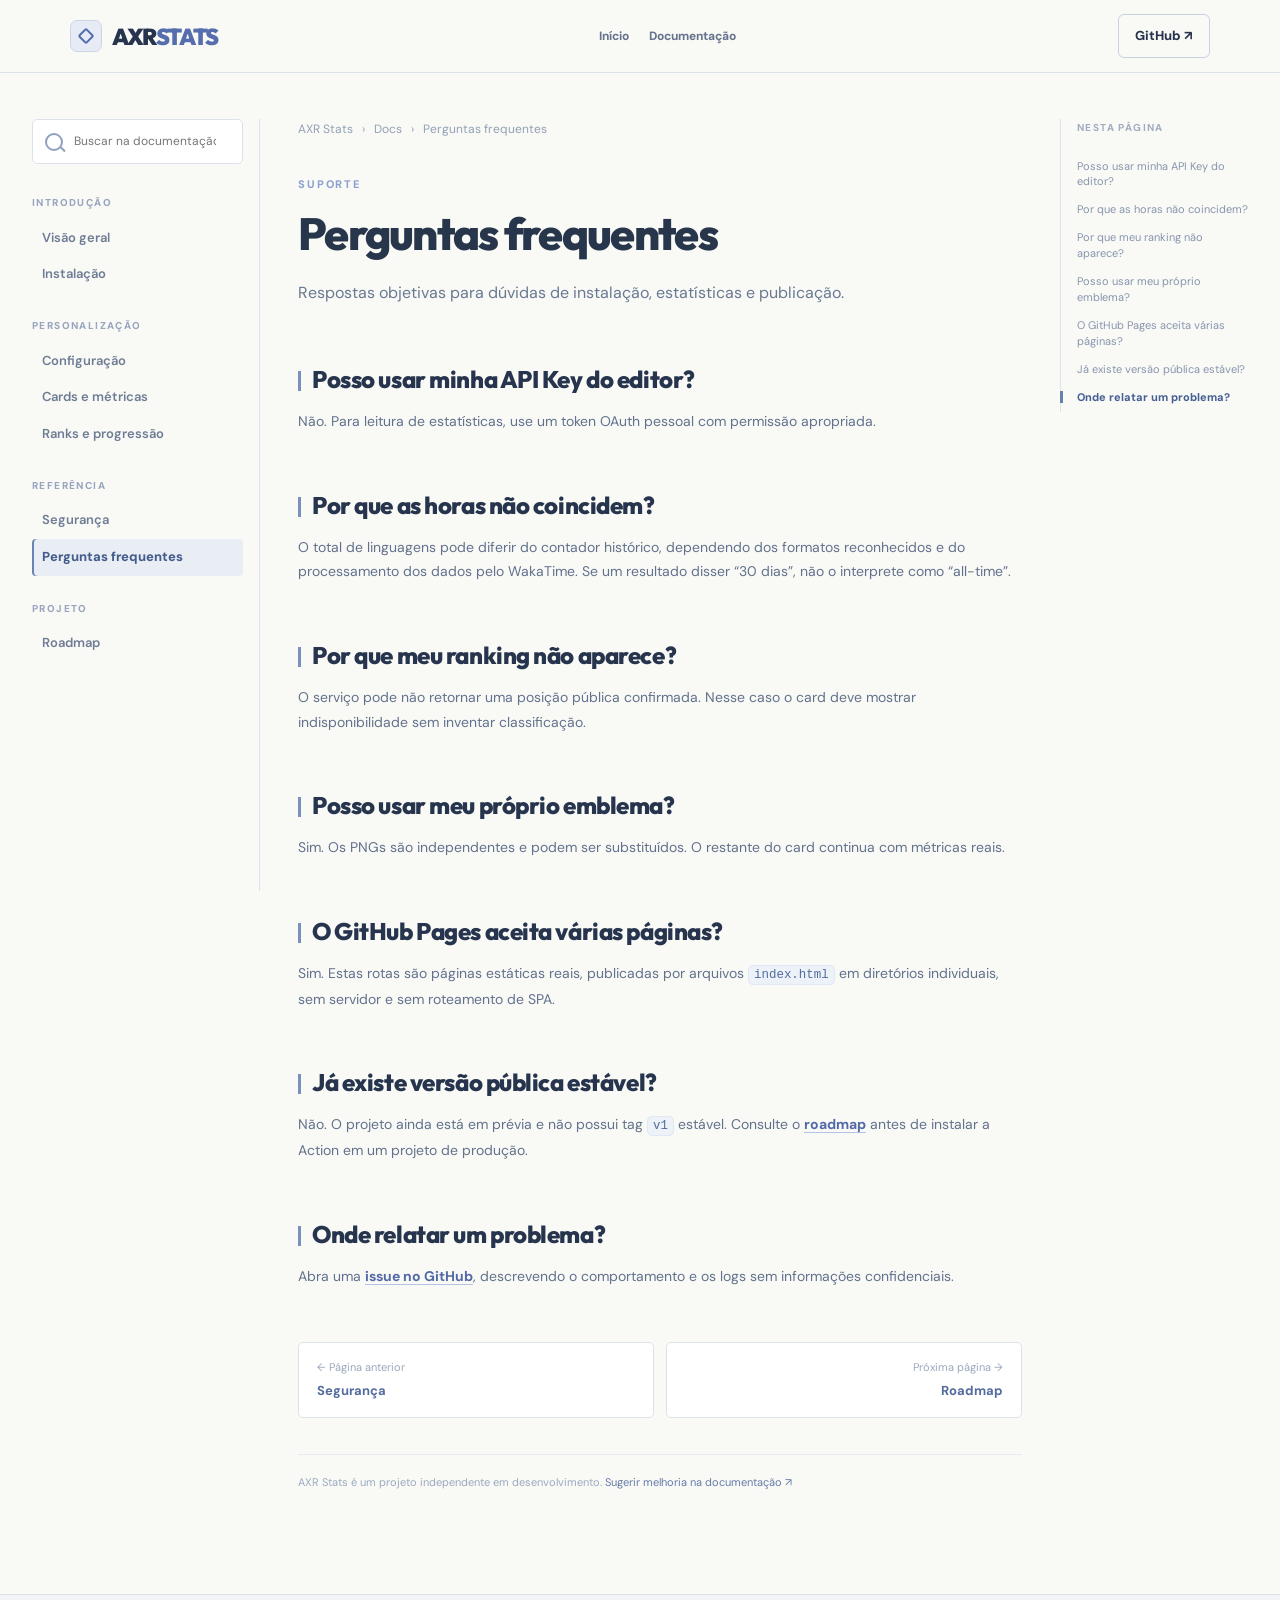
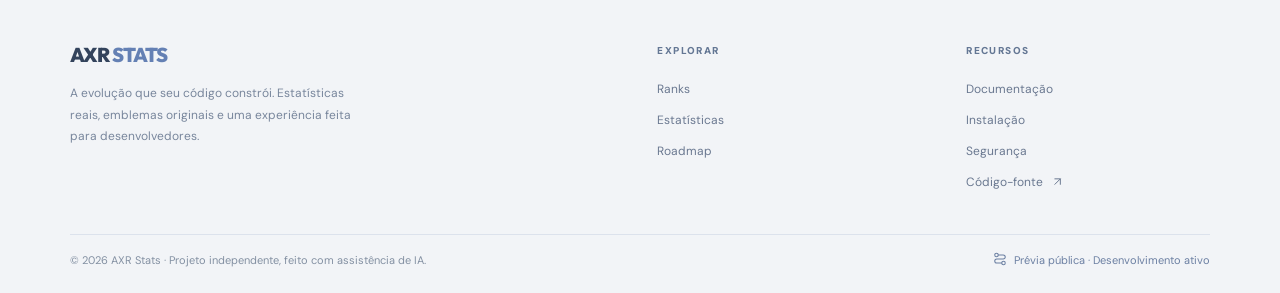
<file: site/docs/faq/index.html>
<!doctype html>
<html lang="pt-BR" data-base="../../">
<head><meta charset="utf-8"><meta name="viewport" content="width=device-width,initial-scale=1">
<meta name="theme-color" content="#f8faff"><meta name="description" content="AXR Stats — Respostas objetivas para dúvidas de instalação, estatísticas e publicação.">
<title>Perguntas frequentes — AXR Stats Docs</title>
<link rel="icon" href="../../favicon.svg" type="image/svg+xml">
<link rel="stylesheet" href="../../style.css">
<script defer src="../../ui.js"></script>
<script defer src="../docs.js"></script></head>
<body class="docs-body">
<a href="#main-content" class="skip">Ir para o conteúdo</a>
<header class="site-header"><div class="wrap header-inner">
<a class="brand" href="../../" aria-label="AXR Stats — homepage"><span class="brand-symbol" aria-hidden="true"><span></span></span><span>AXR<span class="brand-soft">STATS</span></span></a>
<nav aria-label="Navegação do site" class="docs-header-nav"><a href="../../">Início</a><a href="../../docs/" aria-current="page">Documentação</a></nav>
<a class="header-github" href="https://github.com/axrobert/axr-stats" target="_blank" rel="noopener noreferrer">GitHub ↗</a>
</div></header>
<div class="docs-layout">
<button class="docs-mobile-nav" type="button" aria-expanded="false" aria-controls="docs-sidebar">Explorar documentação <span data-icon="menu" aria-hidden="true"></span></button>
<aside class="docs-sidebar" id="docs-sidebar" aria-label="Capítulos da documentação">
<div class="docs-searchbox"><label class="sr-only" for="docs-search">Pesquisar documentação</label><input type="search" id="docs-search" autocomplete="off" placeholder="Buscar na documentação..." role="combobox" aria-autocomplete="list" aria-expanded="false" aria-controls="docs-results" aria-keyshortcuts="/ Control+k Meta+k"><div class="docs-search-results" id="docs-results" role="listbox" aria-label="Resultados da busca"></div></div>
<section class="docs-sidebar-group"><h2>Introdução</h2><a href="../../docs/" >Visão geral</a><a href="../../docs/installation/" >Instalação</a></section><section class="docs-sidebar-group"><h2>Personalização</h2><a href="../../docs/configuration/" >Configuração</a><a href="../../docs/cards/" >Cards e métricas</a><a href="../../docs/ranks/" >Ranks e progressão</a></section><section class="docs-sidebar-group"><h2>Referência</h2><a href="../../docs/security/" >Segurança</a><a href="../../docs/faq/" aria-current="page">Perguntas frequentes</a></section><section class="docs-sidebar-group"><h2>Projeto</h2><a href="../../docs/roadmap/" >Roadmap</a></section>
</aside>
<main class="docs-main" id="main-content" data-reveal>
<div class="docs-breadcrumb"><a href="../../">AXR Stats</a><span>›</span><a href="../../docs/">Docs</a><span>›</span><span>Perguntas frequentes</span></div>
<p class="docs-kicker">SUPORTE</p><h1>Perguntas frequentes</h1><p class="docs-lead">Respostas objetivas para dúvidas de instalação, estatísticas e publicação.</p>
<article class="docs-content">
<h2 id="token">Posso usar minha API Key do editor?</h2><p>Não. Para leitura de estatísticas, use um token OAuth pessoal com permissão apropriada.</p>
<h2 id="dados">Por que as horas não coincidem?</h2><p>O total de linguagens pode diferir do contador histórico, dependendo dos formatos reconhecidos e do processamento dos dados pelo WakaTime. Se um resultado disser “30 dias”, não o interprete como “all-time”.</p>
<h2 id="ranking">Por que meu ranking não aparece?</h2><p>O serviço pode não retornar uma posição pública confirmada. Nesse caso o card deve mostrar indisponibilidade sem inventar classificação.</p>
<h2 id="cards">Posso usar meu próprio emblema?</h2><p>Sim. Os PNGs são independentes e podem ser substituídos. O restante do card continua com métricas reais.</p>
<h2 id="github-pages">O GitHub Pages aceita várias páginas?</h2><p>Sim. Estas rotas são páginas estáticas reais, publicadas por arquivos <code>index.html</code> em diretórios individuais, sem servidor e sem roteamento de SPA.</p>
<h2 id="versao">Já existe versão pública estável?</h2><p>Não. O projeto ainda está em prévia e não possui tag <code>v1</code> estável. Consulte o <a href="../../docs/roadmap/">roadmap</a> antes de instalar a Action em um projeto de produção.</p>
<h2 id="ajuda">Onde relatar um problema?</h2><p>Abra uma <a href="https://github.com/axrobert/axr-stats/issues">issue no GitHub</a>, descrevendo o comportamento e os logs sem informações confidenciais.</p></article>
<div class="docs-pagination">
<a href="../../docs/security/"><small>← Página anterior</small><strong>Segurança</strong></a>
<a href="../../docs/roadmap/"><small>Próxima página →</small><strong>Roadmap</strong></a>
</div>
<p class="docs-footer-note">AXR Stats é um projeto independente em desenvolvimento. <a href="https://github.com/axrobert/axr-stats/issues">Sugerir melhoria na documentação ↗</a></p>
</main>
<aside class="docs-toc" aria-label="Nesta página"><h2>Nesta página</h2><a href="#token">Posso usar minha API Key do editor?</a><a href="#dados">Por que as horas não coincidem?</a><a href="#ranking">Por que meu ranking não aparece?</a><a href="#cards">Posso usar meu próprio emblema?</a><a href="#github-pages">O GitHub Pages aceita várias páginas?</a><a href="#versao">Já existe versão pública estável?</a><a href="#ajuda">Onde relatar um problema?</a></aside>
</div>
<footer class="axr-footer" aria-label="Rodapé do AXR Stats">
  <div class="wrap axr-footer-inner">
    <section class="axr-footer-about" aria-label="Sobre o AXR Stats">
      <a href="../../" class="axr-footer-brand" aria-label="AXR Stats — início">AXR <span>STATS</span></a>
      <p class="axr-footer-lead">A evolução que seu código constrói. Estatísticas reais, emblemas originais e uma experiência feita para desenvolvedores.</p>
    </section>
    <nav class="axr-footer-col" aria-label="Explorar"><h2>Explorar</h2>
      <a href="../../#ranks">Ranks</a>
      <a href="../../#cards">Estatísticas</a>
      <a href="../../docs/roadmap/">Roadmap</a>
    </nav>
    <nav class="axr-footer-col" aria-label="Recursos"><h2>Recursos</h2>
      <a href="../../docs/">Documentação</a>
      <a href="../../docs/installation/">Instalação</a>
      <a href="../../docs/security/">Segurança</a>
      <a href="https://github.com/axrobert/axr-stats" target="_blank" rel="noopener noreferrer">Código-fonte <span data-icon="arrow-up-right" aria-hidden="true"></span></a>
    </nav>
  </div>
  <div class="wrap axr-footer-bottom">
    <span>© 2026 AXR Stats · Projeto independente, feito com assistência de IA.</span>
    <a href="../../docs/roadmap/" class="axr-footer-mark"><span data-icon="route" aria-hidden="true"></span> Prévia pública · Desenvolvimento ativo</a>
  </div>
</footer>
</body></html>
</file>
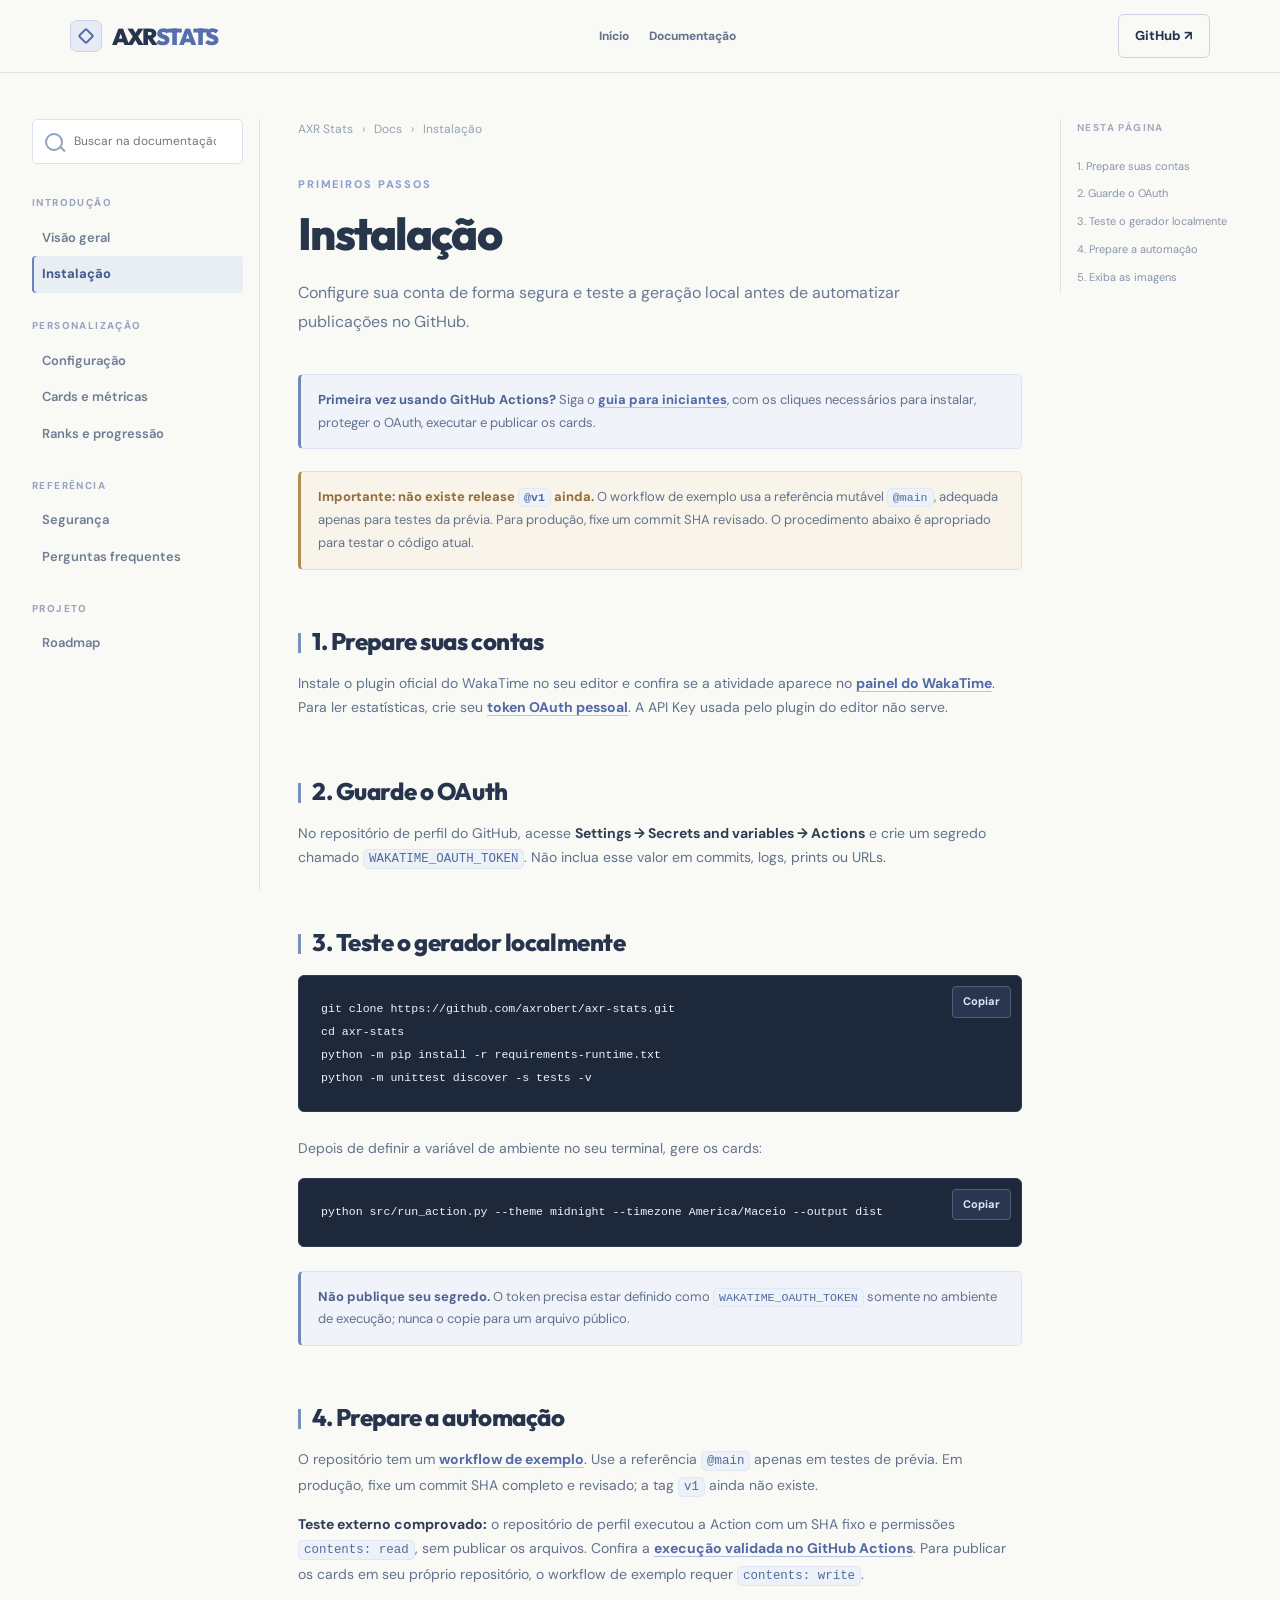
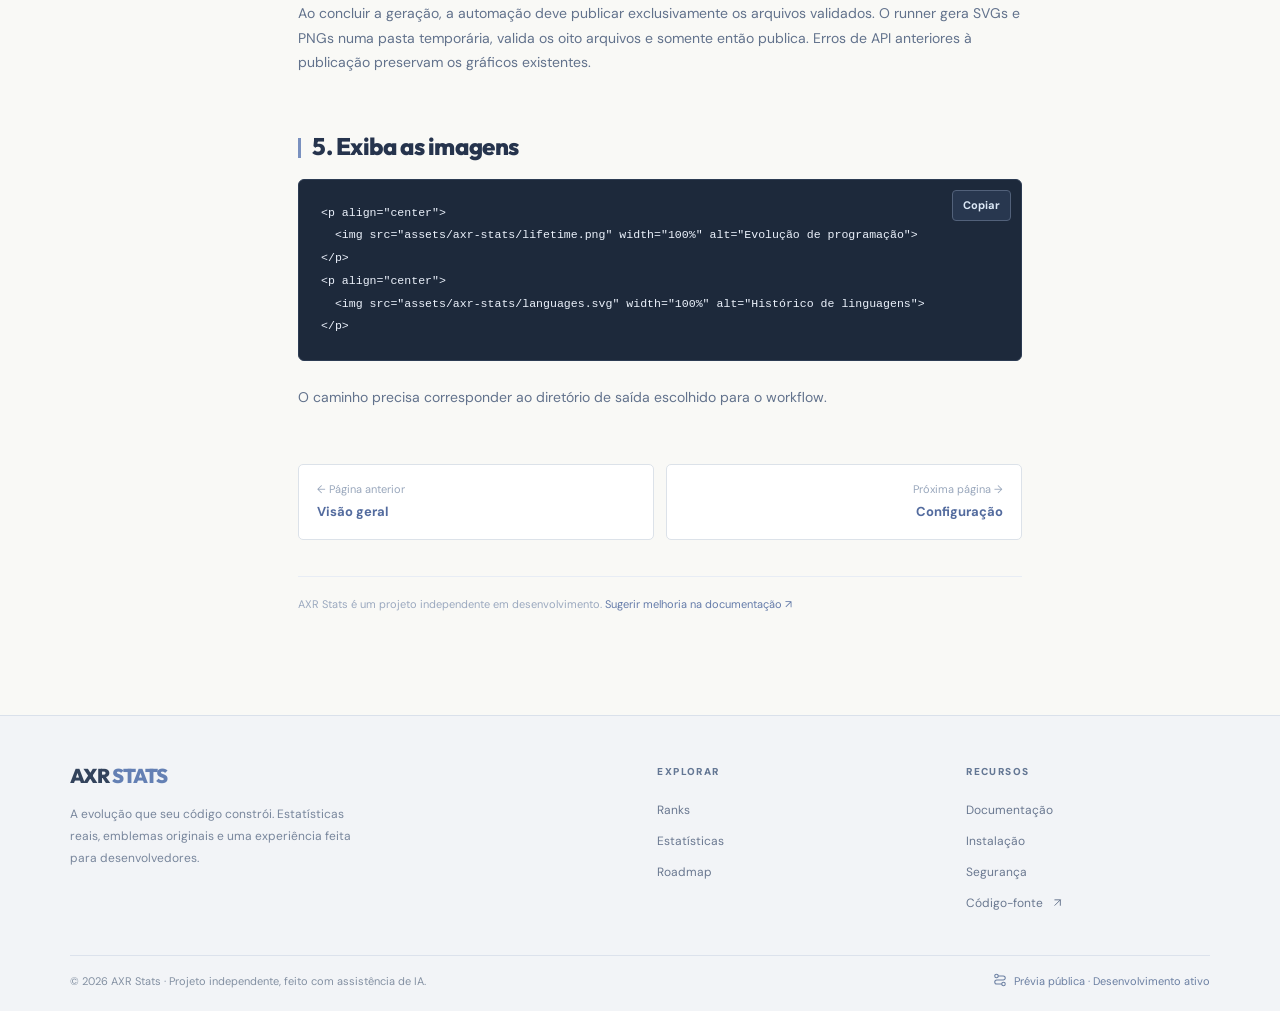
<file: site/docs/installation/index.html>
<!doctype html>
<html lang="pt-BR" data-base="../../">
<head><meta charset="utf-8"><meta name="viewport" content="width=device-width,initial-scale=1">
<meta name="theme-color" content="#f8faff"><meta name="description" content="AXR Stats — Configure sua conta de forma segura e teste a geração local antes de automatizar publicações no GitHub.">
<title>Instalação — AXR Stats Docs</title>
<link rel="icon" href="../../favicon.svg" type="image/svg+xml">
<link rel="stylesheet" href="../../style.css">
<script defer src="../../ui.js"></script>
<script defer src="../docs.js"></script></head>
<body class="docs-body">
<a href="#main-content" class="skip">Ir para o conteúdo</a>
<header class="site-header"><div class="wrap header-inner">
<a class="brand" href="../../" aria-label="AXR Stats — homepage"><span class="brand-symbol" aria-hidden="true"><span></span></span><span>AXR<span class="brand-soft">STATS</span></span></a>
<nav aria-label="Navegação do site" class="docs-header-nav"><a href="../../">Início</a><a href="../../docs/" aria-current="page">Documentação</a></nav>
<a class="header-github" href="https://github.com/axrobert/axr-stats" target="_blank" rel="noopener noreferrer">GitHub ↗</a>
</div></header>
<div class="docs-layout">
<button class="docs-mobile-nav" type="button" aria-expanded="false" aria-controls="docs-sidebar">Explorar documentação <span data-icon="menu" aria-hidden="true"></span></button>
<aside class="docs-sidebar" id="docs-sidebar" aria-label="Capítulos da documentação">
<div class="docs-searchbox"><label class="sr-only" for="docs-search">Pesquisar documentação</label><input type="search" id="docs-search" autocomplete="off" placeholder="Buscar na documentação..." role="combobox" aria-autocomplete="list" aria-expanded="false" aria-controls="docs-results" aria-keyshortcuts="/ Control+k Meta+k"><div class="docs-search-results" id="docs-results" role="listbox" aria-label="Resultados da busca"></div></div>
<section class="docs-sidebar-group"><h2>Introdução</h2><a href="../../docs/" >Visão geral</a><a href="../../docs/installation/" aria-current="page">Instalação</a></section><section class="docs-sidebar-group"><h2>Personalização</h2><a href="../../docs/configuration/" >Configuração</a><a href="../../docs/cards/" >Cards e métricas</a><a href="../../docs/ranks/" >Ranks e progressão</a></section><section class="docs-sidebar-group"><h2>Referência</h2><a href="../../docs/security/" >Segurança</a><a href="../../docs/faq/" >Perguntas frequentes</a></section><section class="docs-sidebar-group"><h2>Projeto</h2><a href="../../docs/roadmap/" >Roadmap</a></section>
</aside>
<main class="docs-main" id="main-content" data-reveal>
<div class="docs-breadcrumb"><a href="../../">AXR Stats</a><span>›</span><a href="../../docs/">Docs</a><span>›</span><span>Instalação</span></div>
<p class="docs-kicker">PRIMEIROS PASSOS</p><h1>Instalação</h1><p class="docs-lead">Configure sua conta de forma segura e teste a geração local antes de automatizar publicações no GitHub.</p>
<article class="docs-content">
<aside class="docs-callout"><p><strong>Primeira vez usando GitHub Actions?</strong> Siga o <a href="https://github.com/axrobert/axr-stats/blob/main/docs/GETTING_STARTED.md">guia para iniciantes</a>, com os cliques necessários para instalar, proteger o OAuth, executar e publicar os cards.</p></aside>
<aside class="docs-callout docs-warning"><p><strong>Importante: não existe release <code>@v1</code> ainda.</strong> O workflow de exemplo usa a referência mutável <code>@main</code>, adequada apenas para testes da prévia. Para produção, fixe um commit SHA revisado. O procedimento abaixo é apropriado para testar o código atual.</p></aside>
<h2 id="preparar">1. Prepare suas contas</h2>
<p>Instale o plugin oficial do WakaTime no seu editor e confira se a atividade aparece no <a href="https://wakatime.com/dashboard">painel do WakaTime</a>. Para ler estatísticas, crie seu <a href="https://wakatime.com/oauth">token OAuth pessoal</a>. A API Key usada pelo plugin do editor não serve.</p>
<h2 id="segredo">2. Guarde o OAuth</h2>
<p>No repositório de perfil do GitHub, acesse <strong>Settings → Secrets and variables → Actions</strong> e crie um segredo chamado <code>WAKATIME_OAUTH_TOKEN</code>. Não inclua esse valor em commits, logs, prints ou URLs.</p>
<h2 id="testar">3. Teste o gerador localmente</h2>
<div class="code-frame"><button type="button" class="copy-code" aria-label="Copiar bloco de código">Copiar</button><pre><code>git clone https://github.com/axrobert/axr-stats.git
cd axr-stats
python -m pip install -r requirements-runtime.txt
python -m unittest discover -s tests -v</code></pre></div>
<p>Depois de definir a variável de ambiente no seu terminal, gere os cards:</p>
<div class="code-frame"><button type="button" class="copy-code" aria-label="Copiar bloco de código">Copiar</button><pre><code>python src/run_action.py --theme midnight --timezone America/Maceio --output dist</code></pre></div>
<aside class="docs-callout "><p><strong>Não publique seu segredo.</strong> O token precisa estar definido como <code>WAKATIME_OAUTH_TOKEN</code> somente no ambiente de execução; nunca o copie para um arquivo público.</p></aside>
<h2 id="workflow">4. Prepare a automação</h2>
<p>O repositório tem um <a href="https://github.com/axrobert/axr-stats/blob/main/examples/consumer-workflow.yml">workflow de exemplo</a>. Use a referência <code>@main</code> apenas em testes de prévia. Em produção, fixe um commit SHA completo e revisado; a tag <code>v1</code> ainda não existe.</p>
<p><strong>Teste externo comprovado:</strong> o repositório de perfil executou a Action com um SHA fixo e permissões <code>contents: read</code>, sem publicar os arquivos. Confira a <a href="https://github.com/axrobert/axrobert/actions/runs/42962893687">execução validada no GitHub Actions</a>. Para publicar os cards em seu próprio repositório, o workflow de exemplo requer <code>contents: write</code>.</p>
<p>Ao concluir a geração, a automação deve publicar exclusivamente os arquivos validados. O runner gera SVGs e PNGs numa pasta temporária, valida os oito arquivos e somente então publica. Erros de API anteriores à publicação preservam os gráficos existentes.</p>
<h2 id="readme">5. Exiba as imagens</h2>
<div class="code-frame"><button type="button" class="copy-code" aria-label="Copiar bloco de código">Copiar</button><pre><code>&lt;p align=&quot;center&quot;&gt;
  &lt;img src=&quot;assets/axr-stats/lifetime.png&quot; width=&quot;100%&quot; alt=&quot;Evolução de programação&quot;&gt;
&lt;/p&gt;
&lt;p align=&quot;center&quot;&gt;
  &lt;img src=&quot;assets/axr-stats/languages.svg&quot; width=&quot;100%&quot; alt=&quot;Histórico de linguagens&quot;&gt;
&lt;/p&gt;</code></pre></div>
<p>O caminho precisa corresponder ao diretório de saída escolhido para o workflow.</p></article>
<div class="docs-pagination">
<a href="../../docs/"><small>← Página anterior</small><strong>Visão geral</strong></a>
<a href="../../docs/configuration/"><small>Próxima página →</small><strong>Configuração</strong></a>
</div>
<p class="docs-footer-note">AXR Stats é um projeto independente em desenvolvimento. <a href="https://github.com/axrobert/axr-stats/issues">Sugerir melhoria na documentação ↗</a></p>
</main>
<aside class="docs-toc" aria-label="Nesta página"><h2>Nesta página</h2><a href="#preparar">1. Prepare suas contas</a><a href="#segredo">2. Guarde o OAuth</a><a href="#testar">3. Teste o gerador localmente</a><a href="#workflow">4. Prepare a automação</a><a href="#readme">5. Exiba as imagens</a></aside>
</div>
<footer class="axr-footer" aria-label="Rodapé do AXR Stats">
  <div class="wrap axr-footer-inner">
    <section class="axr-footer-about" aria-label="Sobre o AXR Stats">
      <a href="../../" class="axr-footer-brand" aria-label="AXR Stats — início">AXR <span>STATS</span></a>
      <p class="axr-footer-lead">A evolução que seu código constrói. Estatísticas reais, emblemas originais e uma experiência feita para desenvolvedores.</p>
    </section>
    <nav class="axr-footer-col" aria-label="Explorar"><h2>Explorar</h2>
      <a href="../../#ranks">Ranks</a>
      <a href="../../#cards">Estatísticas</a>
      <a href="../../docs/roadmap/">Roadmap</a>
    </nav>
    <nav class="axr-footer-col" aria-label="Recursos"><h2>Recursos</h2>
      <a href="../../docs/">Documentação</a>
      <a href="../../docs/installation/">Instalação</a>
      <a href="../../docs/security/">Segurança</a>
      <a href="https://github.com/axrobert/axr-stats" target="_blank" rel="noopener noreferrer">Código-fonte <span data-icon="arrow-up-right" aria-hidden="true"></span></a>
    </nav>
  </div>
  <div class="wrap axr-footer-bottom">
    <span>© 2026 AXR Stats · Projeto independente, feito com assistência de IA.</span>
    <a href="../../docs/roadmap/" class="axr-footer-mark"><span data-icon="route" aria-hidden="true"></span> Prévia pública · Desenvolvimento ativo</a>
  </div>
</footer>
</body></html>
</file>
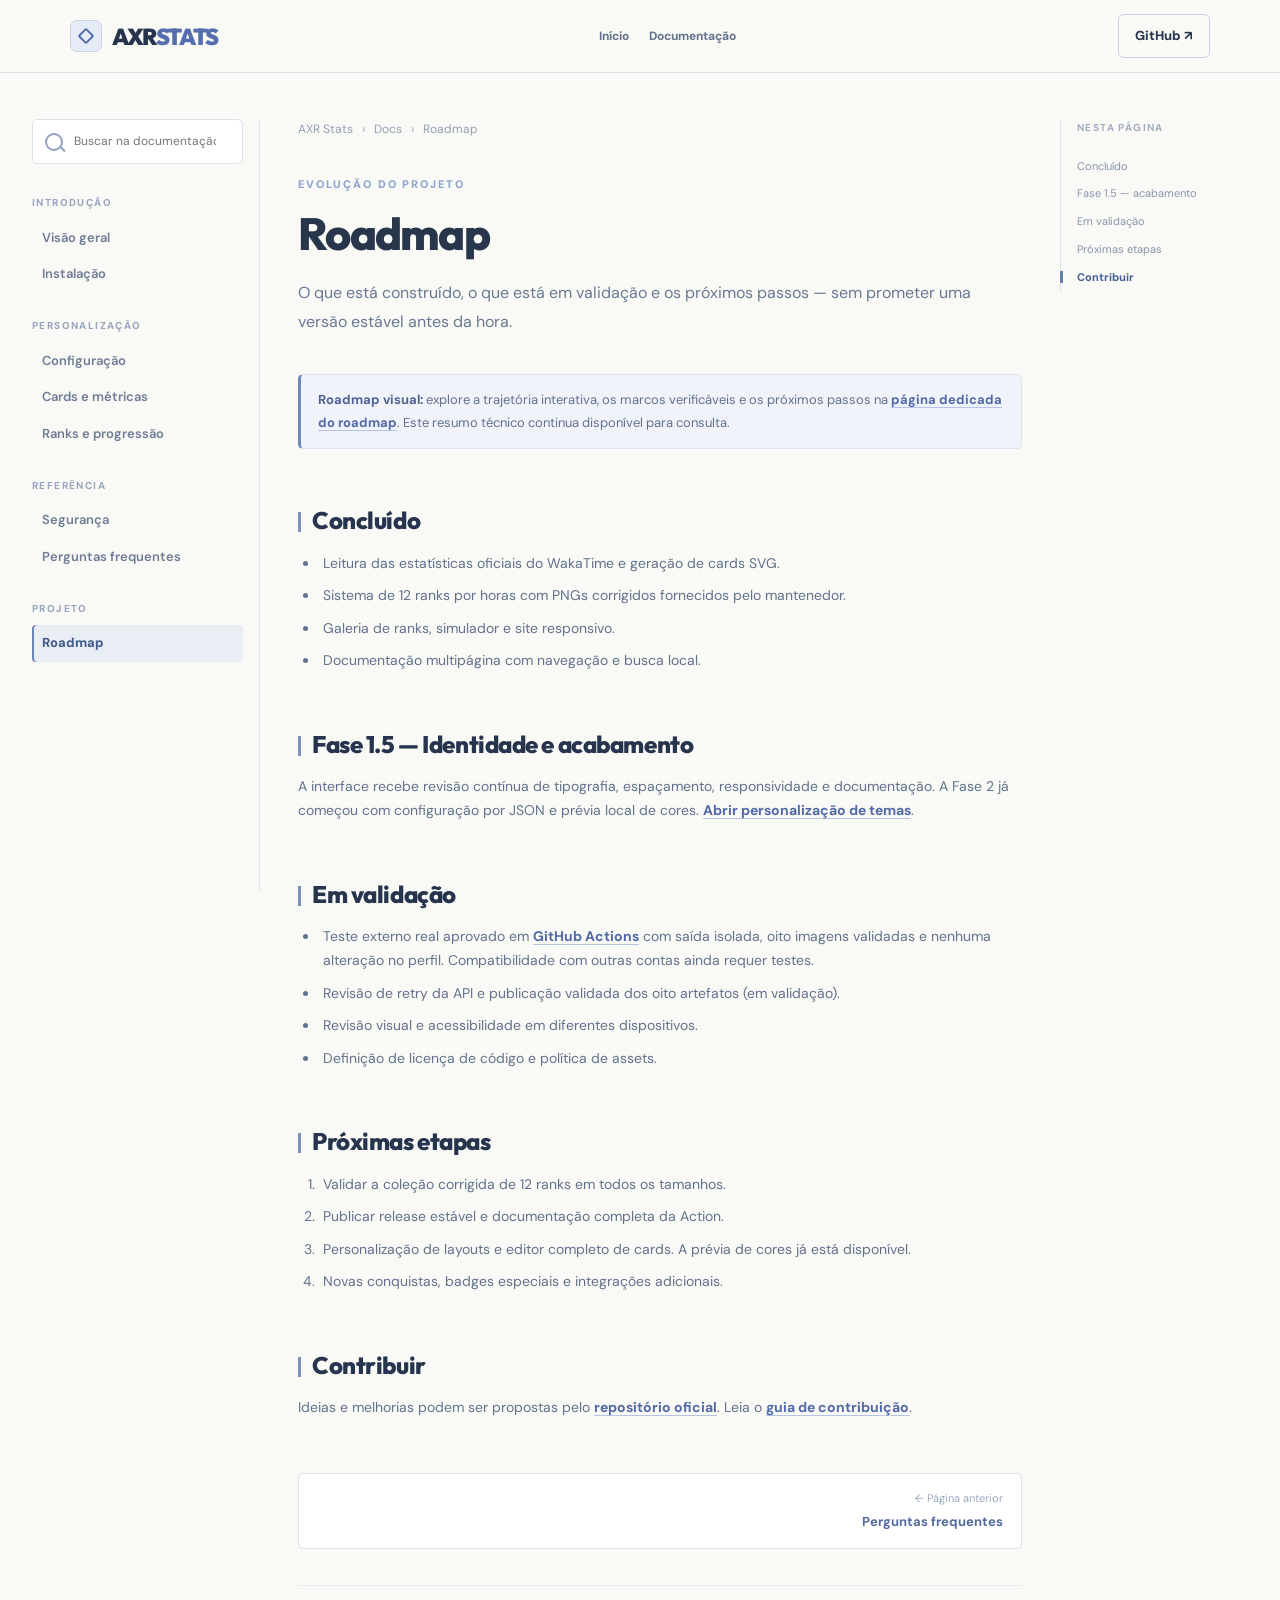
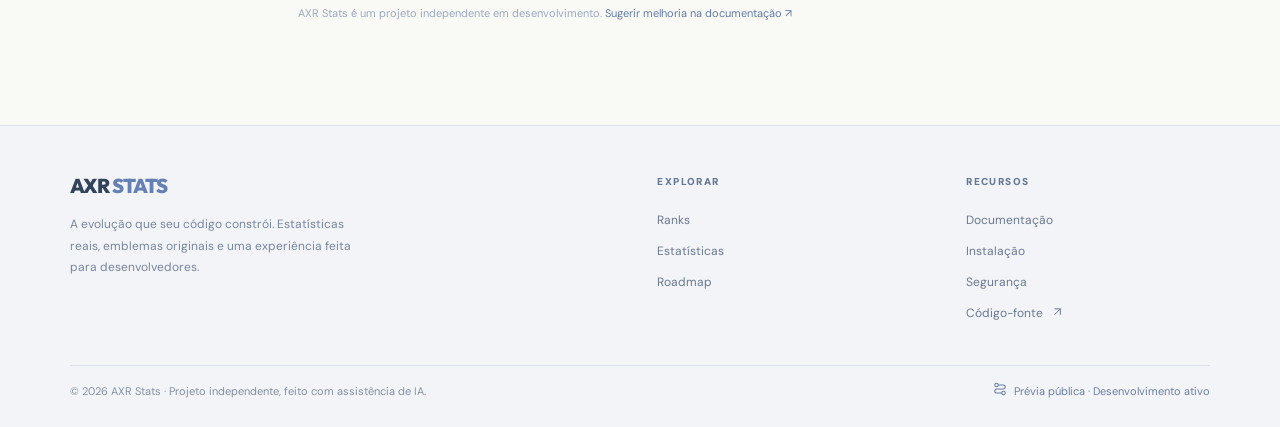
<file: site/docs/roadmap/index.html>
<!doctype html>
<html lang="pt-BR" data-base="../../">
<head><meta charset="utf-8"><meta name="viewport" content="width=device-width,initial-scale=1">
<meta name="theme-color" content="#f8faff"><meta name="description" content="AXR Stats — O que está construído, o que está em validação e os próximos passos — sem prometer uma versão estável antes da hora.">
<title>Roadmap — AXR Stats Docs</title>
<link rel="icon" href="../../favicon.svg" type="image/svg+xml">
<link rel="stylesheet" href="../../style.css">
<script defer src="../../ui.js"></script>
<script defer src="../docs.js"></script></head>
<body class="docs-body">
<a href="#main-content" class="skip">Ir para o conteúdo</a>
<header class="site-header"><div class="wrap header-inner">
<a class="brand" href="../../" aria-label="AXR Stats — homepage"><span class="brand-symbol" aria-hidden="true"><span></span></span><span>AXR<span class="brand-soft">STATS</span></span></a>
<nav aria-label="Navegação do site" class="docs-header-nav"><a href="../../">Início</a><a href="../../docs/" aria-current="page">Documentação</a></nav>
<a class="header-github" href="https://github.com/axrobert/axr-stats" target="_blank" rel="noopener noreferrer">GitHub ↗</a>
</div></header>
<div class="docs-layout">
<button class="docs-mobile-nav" type="button" aria-expanded="false" aria-controls="docs-sidebar">Explorar documentação <span data-icon="menu" aria-hidden="true"></span></button>
<aside class="docs-sidebar" id="docs-sidebar" aria-label="Capítulos da documentação">
<div class="docs-searchbox"><label class="sr-only" for="docs-search">Pesquisar documentação</label><input type="search" id="docs-search" autocomplete="off" placeholder="Buscar na documentação..." role="combobox" aria-autocomplete="list" aria-expanded="false" aria-controls="docs-results" aria-keyshortcuts="/ Control+k Meta+k"><div class="docs-search-results" id="docs-results" role="listbox" aria-label="Resultados da busca"></div></div>
<section class="docs-sidebar-group"><h2>Introdução</h2><a href="../../docs/" >Visão geral</a><a href="../../docs/installation/" >Instalação</a></section><section class="docs-sidebar-group"><h2>Personalização</h2><a href="../../docs/configuration/" >Configuração</a><a href="../../docs/cards/" >Cards e métricas</a><a href="../../docs/ranks/" >Ranks e progressão</a></section><section class="docs-sidebar-group"><h2>Referência</h2><a href="../../docs/security/" >Segurança</a><a href="../../docs/faq/" >Perguntas frequentes</a></section><section class="docs-sidebar-group"><h2>Projeto</h2><a href="../../docs/roadmap/" aria-current="page">Roadmap</a></section>
</aside>
<main class="docs-main" id="main-content" data-reveal>
<div class="docs-breadcrumb"><a href="../../">AXR Stats</a><span>›</span><a href="../../docs/">Docs</a><span>›</span><span>Roadmap</span></div>
<p class="docs-kicker">EVOLUÇÃO DO PROJETO</p><h1>Roadmap</h1><p class="docs-lead">O que está construído, o que está em validação e os próximos passos — sem prometer uma versão estável antes da hora.</p>
<article class="docs-content">
<div class="docs-callout"><p><strong>Roadmap visual:</strong> explore a trajetória interativa, os marcos verificáveis e os próximos passos na <a href="../../roadmap/">página dedicada do roadmap</a>. Este resumo técnico continua disponível para consulta.</p></div>
<h2 id="entregue">Concluído</h2><ul><li>Leitura das estatísticas oficiais do WakaTime e geração de cards SVG.</li><li>Sistema de 12 ranks por horas com PNGs corrigidos fornecidos pelo mantenedor.</li><li>Galeria de ranks, simulador e site responsivo.</li><li>Documentação multipágina com navegação e busca local.</li></ul>
<h2 id="polish">Fase 1.5 — Identidade e acabamento</h2><p>A interface recebe revisão contínua de tipografia, espaçamento, responsividade e documentação. A Fase 2 já começou com configuração por JSON e prévia local de cores. <a href="../../customize/">Abrir personalização de temas</a>.</p><h2 id="validacao">Em validação</h2><ul><li>Teste externo real aprovado em <a href="https://github.com/axrobert/axrobert/actions/runs/42962893687">GitHub Actions</a> com saída isolada, oito imagens validadas e nenhuma alteração no perfil. Compatibilidade com outras contas ainda requer testes.</li><li>Revisão de retry da API e publicação validada dos oito artefatos (em validação).</li><li>Revisão visual e acessibilidade em diferentes dispositivos.</li><li>Definição de licença de código e política de assets.</li></ul>
<h2 id="proximos">Próximas etapas</h2><ol><li>Validar a coleção corrigida de 12 ranks em todos os tamanhos.</li><li>Publicar release estável e documentação completa da Action.</li><li>Personalização de layouts e editor completo de cards. A prévia de cores já está disponível.</li><li>Novas conquistas, badges especiais e integrações adicionais.</li></ol>
<h2 id="contribuir">Contribuir</h2><p>Ideias e melhorias podem ser propostas pelo <a href="https://github.com/axrobert/axr-stats">repositório oficial</a>. Leia o <a href="https://github.com/axrobert/axr-stats/blob/main/CONTRIBUTING.md">guia de contribuição</a>.</p></article>
<div class="docs-pagination">
<a href="../../docs/faq/"><small>← Página anterior</small><strong>Perguntas frequentes</strong></a>

</div>
<p class="docs-footer-note">AXR Stats é um projeto independente em desenvolvimento. <a href="https://github.com/axrobert/axr-stats/issues">Sugerir melhoria na documentação ↗</a></p>
</main>
<aside class="docs-toc" aria-label="Nesta página"><h2>Nesta página</h2><a href="#entregue">Concluído</a><a href="#polish">Fase 1.5 — acabamento</a><a href="#validacao">Em validação</a><a href="#proximos">Próximas etapas</a><a href="#contribuir">Contribuir</a></aside>
</div>
<footer class="axr-footer" aria-label="Rodapé do AXR Stats">
  <div class="wrap axr-footer-inner">
    <section class="axr-footer-about" aria-label="Sobre o AXR Stats">
      <a href="../../" class="axr-footer-brand" aria-label="AXR Stats — início">AXR <span>STATS</span></a>
      <p class="axr-footer-lead">A evolução que seu código constrói. Estatísticas reais, emblemas originais e uma experiência feita para desenvolvedores.</p>
    </section>
    <nav class="axr-footer-col" aria-label="Explorar"><h2>Explorar</h2>
      <a href="../../#ranks">Ranks</a>
      <a href="../../#cards">Estatísticas</a>
      <a href="../../docs/roadmap/">Roadmap</a>
    </nav>
    <nav class="axr-footer-col" aria-label="Recursos"><h2>Recursos</h2>
      <a href="../../docs/">Documentação</a>
      <a href="../../docs/installation/">Instalação</a>
      <a href="../../docs/security/">Segurança</a>
      <a href="https://github.com/axrobert/axr-stats" target="_blank" rel="noopener noreferrer">Código-fonte <span data-icon="arrow-up-right" aria-hidden="true"></span></a>
    </nav>
  </div>
  <div class="wrap axr-footer-bottom">
    <span>© 2026 AXR Stats · Projeto independente, feito com assistência de IA.</span>
    <a href="../../docs/roadmap/" class="axr-footer-mark"><span data-icon="route" aria-hidden="true"></span> Prévia pública · Desenvolvimento ativo</a>
  </div>
</footer>
</body></html>
</file>
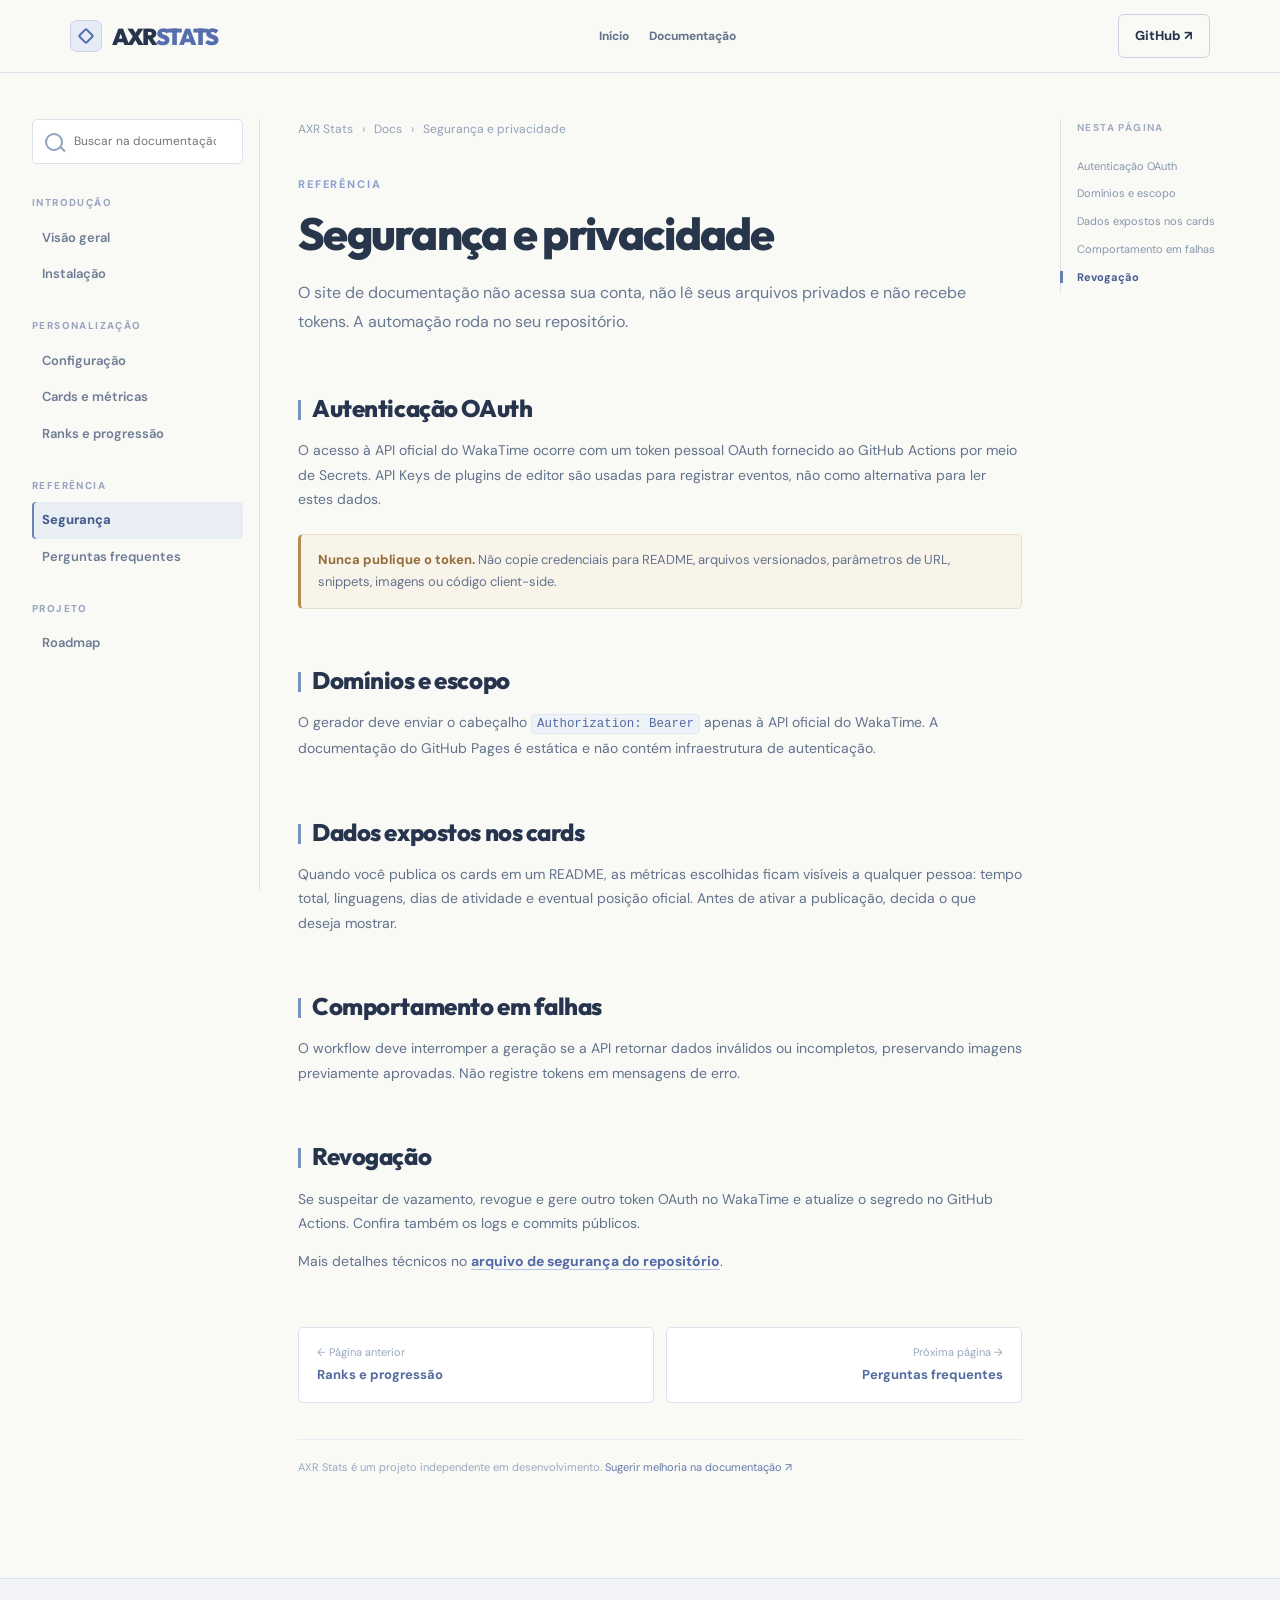
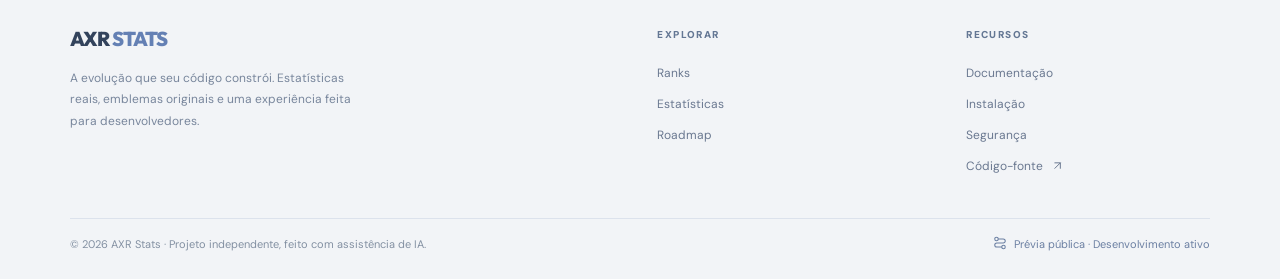
<file: site/docs/security/index.html>
<!doctype html>
<html lang="pt-BR" data-base="../../">
<head><meta charset="utf-8"><meta name="viewport" content="width=device-width,initial-scale=1">
<meta name="theme-color" content="#f8faff"><meta name="description" content="AXR Stats — O site de documentação não acessa sua conta, não lê seus arquivos privados e não recebe tokens. A automação roda no seu repositório.">
<title>Segurança e privacidade — AXR Stats Docs</title>
<link rel="icon" href="../../favicon.svg" type="image/svg+xml">
<link rel="stylesheet" href="../../style.css">
<script defer src="../../ui.js"></script>
<script defer src="../docs.js"></script></head>
<body class="docs-body">
<a href="#main-content" class="skip">Ir para o conteúdo</a>
<header class="site-header"><div class="wrap header-inner">
<a class="brand" href="../../" aria-label="AXR Stats — homepage"><span class="brand-symbol" aria-hidden="true"><span></span></span><span>AXR<span class="brand-soft">STATS</span></span></a>
<nav aria-label="Navegação do site" class="docs-header-nav"><a href="../../">Início</a><a href="../../docs/" aria-current="page">Documentação</a></nav>
<a class="header-github" href="https://github.com/axrobert/axr-stats" target="_blank" rel="noopener noreferrer">GitHub ↗</a>
</div></header>
<div class="docs-layout">
<button class="docs-mobile-nav" type="button" aria-expanded="false" aria-controls="docs-sidebar">Explorar documentação <span data-icon="menu" aria-hidden="true"></span></button>
<aside class="docs-sidebar" id="docs-sidebar" aria-label="Capítulos da documentação">
<div class="docs-searchbox"><label class="sr-only" for="docs-search">Pesquisar documentação</label><input type="search" id="docs-search" autocomplete="off" placeholder="Buscar na documentação..." role="combobox" aria-autocomplete="list" aria-expanded="false" aria-controls="docs-results" aria-keyshortcuts="/ Control+k Meta+k"><div class="docs-search-results" id="docs-results" role="listbox" aria-label="Resultados da busca"></div></div>
<section class="docs-sidebar-group"><h2>Introdução</h2><a href="../../docs/" >Visão geral</a><a href="../../docs/installation/" >Instalação</a></section><section class="docs-sidebar-group"><h2>Personalização</h2><a href="../../docs/configuration/" >Configuração</a><a href="../../docs/cards/" >Cards e métricas</a><a href="../../docs/ranks/" >Ranks e progressão</a></section><section class="docs-sidebar-group"><h2>Referência</h2><a href="../../docs/security/" aria-current="page">Segurança</a><a href="../../docs/faq/" >Perguntas frequentes</a></section><section class="docs-sidebar-group"><h2>Projeto</h2><a href="../../docs/roadmap/" >Roadmap</a></section>
</aside>
<main class="docs-main" id="main-content" data-reveal>
<div class="docs-breadcrumb"><a href="../../">AXR Stats</a><span>›</span><a href="../../docs/">Docs</a><span>›</span><span>Segurança e privacidade</span></div>
<p class="docs-kicker">REFERÊNCIA</p><h1>Segurança e privacidade</h1><p class="docs-lead">O site de documentação não acessa sua conta, não lê seus arquivos privados e não recebe tokens. A automação roda no seu repositório.</p>
<article class="docs-content">
<h2 id="oauth">Autenticação OAuth</h2>
<p>O acesso à API oficial do WakaTime ocorre com um token pessoal OAuth fornecido ao GitHub Actions por meio de Secrets. API Keys de plugins de editor são usadas para registrar eventos, não como alternativa para ler estes dados.</p>
<aside class="docs-callout docs-warning"><p><strong>Nunca publique o token.</strong> Não copie credenciais para README, arquivos versionados, parâmetros de URL, snippets, imagens ou código client-side.</p></aside>
<h2 id="dominio">Domínios e escopo</h2>
<p>O gerador deve enviar o cabeçalho <code>Authorization: Bearer</code> apenas à API oficial do WakaTime. A documentação do GitHub Pages é estática e não contém infraestrutura de autenticação.</p>
<h2 id="dados-publicos">Dados expostos nos cards</h2>
<p>Quando você publica os cards em um README, as métricas escolhidas ficam visíveis a qualquer pessoa: tempo total, linguagens, dias de atividade e eventual posição oficial. Antes de ativar a publicação, decida o que deseja mostrar.</p>
<h2 id="falhas">Comportamento em falhas</h2>
<p>O workflow deve interromper a geração se a API retornar dados inválidos ou incompletos, preservando imagens previamente aprovadas. Não registre tokens em mensagens de erro.</p>
<h2 id="rotacao">Revogação</h2>
<p>Se suspeitar de vazamento, revogue e gere outro token OAuth no WakaTime e atualize o segredo no GitHub Actions. Confira também os logs e commits públicos.</p>
<p>Mais detalhes técnicos no <a href="https://github.com/axrobert/axr-stats/blob/main/docs/SECURITY.md">arquivo de segurança do repositório</a>.</p></article>
<div class="docs-pagination">
<a href="../../docs/ranks/"><small>← Página anterior</small><strong>Ranks e progressão</strong></a>
<a href="../../docs/faq/"><small>Próxima página →</small><strong>Perguntas frequentes</strong></a>
</div>
<p class="docs-footer-note">AXR Stats é um projeto independente em desenvolvimento. <a href="https://github.com/axrobert/axr-stats/issues">Sugerir melhoria na documentação ↗</a></p>
</main>
<aside class="docs-toc" aria-label="Nesta página"><h2>Nesta página</h2><a href="#oauth">Autenticação OAuth</a><a href="#dominio">Domínios e escopo</a><a href="#dados-publicos">Dados expostos nos cards</a><a href="#falhas">Comportamento em falhas</a><a href="#rotacao">Revogação</a></aside>
</div>
<footer class="axr-footer" aria-label="Rodapé do AXR Stats">
  <div class="wrap axr-footer-inner">
    <section class="axr-footer-about" aria-label="Sobre o AXR Stats">
      <a href="../../" class="axr-footer-brand" aria-label="AXR Stats — início">AXR <span>STATS</span></a>
      <p class="axr-footer-lead">A evolução que seu código constrói. Estatísticas reais, emblemas originais e uma experiência feita para desenvolvedores.</p>
    </section>
    <nav class="axr-footer-col" aria-label="Explorar"><h2>Explorar</h2>
      <a href="../../#ranks">Ranks</a>
      <a href="../../#cards">Estatísticas</a>
      <a href="../../docs/roadmap/">Roadmap</a>
    </nav>
    <nav class="axr-footer-col" aria-label="Recursos"><h2>Recursos</h2>
      <a href="../../docs/">Documentação</a>
      <a href="../../docs/installation/">Instalação</a>
      <a href="../../docs/security/">Segurança</a>
      <a href="https://github.com/axrobert/axr-stats" target="_blank" rel="noopener noreferrer">Código-fonte <span data-icon="arrow-up-right" aria-hidden="true"></span></a>
    </nav>
  </div>
  <div class="wrap axr-footer-bottom">
    <span>© 2026 AXR Stats · Projeto independente, feito com assistência de IA.</span>
    <a href="../../docs/roadmap/" class="axr-footer-mark"><span data-icon="route" aria-hidden="true"></span> Prévia pública · Desenvolvimento ativo</a>
  </div>
</footer>
</body></html>
</file>
<file: site/style.css>
@import url('https://fonts.googleapis.com/css2?family=DM+Sans:wght@400;500;600;700;800&family=Outfit:wght@400;500;600;700;800;900&display=swap');
/* AXR Stats · CANONICAL STYLESHEET
   Original precedence: base → documentation → editorial refinement → interaction.
   Edit this file; do not reintroduce override layers.
*/

/* ─────────────── site/style.css ─────────────── */
:root{color-scheme:light;--ink:#28344c;--muted:#71809b;--line:#e5eaf3;--blue:#7b92cb;--lavender:#9395cb;--mint:#3cbb9a;--purple:#777bb8;--bg:#f7f9fe;--card:#fff;--shadow:0 18px 44px rgba(64,76,123,.07);font-family:'DM Sans',Arial,system-ui,sans-serif;font-size:15px}
*{box-sizing:border-box}html{scroll-behavior:smooth;scroll-padding-top:85px}body{margin:0;color:var(--ink);background:radial-gradient(ellipse 650px 420px at 15% 28%,rgba(196,212,250,.25),transparent),radial-gradient(ellipse 640px 520px at 90% 55%,rgba(222,204,255,.24),transparent),var(--bg);min-width:320px}a{color:inherit;text-decoration:none}button,input{font:inherit}button{cursor:pointer}.wrap{width:min(1140px,calc(100% - 50px));margin-inline:auto}.sr-only{position:absolute;width:1px;height:1px;padding:0;margin:-1px;overflow:hidden;clip:rect(0,0,0,0);white-space:nowrap;border:0}.skip{position:absolute;top:-100px;left:8px;background:#fff;z-index:100;padding:12px}.skip:focus{top:8px}a:focus-visible,button:focus-visible,input:focus-visible{outline:3px solid #6f84ce;outline-offset:4px}.ambient{pointer-events:none;position:absolute;border-radius:50%;filter:blur(55px);opacity:.3;z-index:-1}.ambient-a{width:340px;height:340px;background:#dae2ff;top:460px;left:-180px}.ambient-b{width:320px;height:320px;background:#e3dcff;top:740px;right:0}
.site-header{background:rgba(255,255,255,.66);border-bottom:1px solid rgba(221,225,237,.65);position:relative;z-index:20;backdrop-filter:blur(15px)}.header-inner{height:84px;display:flex;align-items:center;justify-content:space-between;gap:25px}.brand{display:flex;align-items:center;gap:8px;font:800 23px Outfit,sans-serif;letter-spacing:-.055em;white-space:nowrap}.brand-soft{color:#8496c5}.brand-symbol{display:grid;place-items:center;width:37px;height:37px;background:linear-gradient(145deg,#8299d6,#6e78ab);border-radius:12px;box-shadow:0 6px 15px #9baad750}.brand-symbol span{width:14px;height:14px;border:2px solid white;transform:rotate(45deg);border-radius:2px}.brand-version{font:800 9px 'DM Sans',sans-serif;color:#8694b5;letter-spacing:.12em;border:1px solid #dce3f0;padding:4px 6px;border-radius:6px;margin-left:4px}.main-nav{display:flex;gap:38px;align-items:center;height:100%}.main-nav a{font-weight:700;color:#69748b;position:relative;padding:31px 0;transition:color .18s}.main-nav a:hover,.main-nav a.active{color:#272f43}.main-nav a.active::after{content:'';position:absolute;bottom:21px;left:0;right:0;height:2px;background:#778bba;border-radius:4px}.header-github{border:1px solid #cfd8e9;background:#fff;padding:12px 18px;display:flex;align-items:center;gap:8px;border-radius:999px;font-weight:800;font-size:13px;white-space:nowrap}.header-github svg{width:17px;height:17px}.menu-toggle{display:none}
.hero{padding-top:28px}.hero-stage{min-height:405px;border-radius:26px;background:linear-gradient(120deg,#7c94c8 0%,#9eaddb 50%,#a7bfe8 100%);overflow:hidden;position:relative;color:white;box-shadow:0 16px 38px rgba(126,147,197,.22);isolation:isolate}.hero-stage:before{content:'';position:absolute;inset:0;background:radial-gradient(ellipse at 65% 80%,#b8d5efaa,transparent 55%),linear-gradient(175deg,#ffffff0c,transparent);z-index:-1}.hero-speckles{position:absolute;inset:0;background-image:radial-gradient(#fff 1px,transparent 1px);background-size:33px 36px;opacity:.25;mask-image:linear-gradient(90deg,#000,transparent 80%)}.hero-orb{position:absolute;border-radius:50%;border:1px solid #ffffff30;background:#d7e5ff38}.orb-a{width:550px;height:550px;bottom:-410px;left:-145px}.orb-b{width:550px;height:550px;right:-230px;top:-320px}.hero-copy{position:relative;z-index:5;width:59%;padding:70px 35px 84px 74px}.hero-label{font-size:11px;letter-spacing:.2em;font-weight:800;color:#ecf5ff}.label-flare{font-size:18px;vertical-align:-2px}.hero-copy h1{font:800 clamp(36px,4.3vw,60px)/1.12 Outfit,sans-serif;letter-spacing:-.037em;margin:25px 0 15px;text-wrap:balance;text-shadow:0 2px 10px #6b81b92e}.hero-copy h1 span{color:#f1f8ff}.hero-copy p{font-size:15px;line-height:1.7;max-width:450px;color:#f6faff;min-height:76px}.hero-cta{display:inline-flex;gap:20px;align-items:center;background:#fff;color:#536aa0;font-weight:800;padding:14px 20px;border-radius:999px;font-size:13px;box-shadow:0 7px 18px #5d76aa38;margin-top:10px}.hero-cta:hover{transform:translateY(-2px)}.hero-art{position:absolute;right:6%;top:17px;bottom:30px;width:39%;display:grid;place-items:center}.hero-medal{position:relative;z-index:2;width:min(84%,330px);height:auto;max-height:330px;object-fit:contain;filter:drop-shadow(0 18px 20px #435e8750);animation:medal-float 6s ease-in-out infinite}.orbit{position:absolute;border:1px solid rgba(255,255,255,.3);border-radius:50%}.orbit-outer{width:340px;height:340px}.orbit-inner{width:268px;height:268px}.orbit-star{position:absolute;color:white;z-index:3}.star-one{left:7%;top:14%;font-size:31px}.star-two{right:10%;top:22%;font-size:45px}.star-three{bottom:18%;left:14%;font-size:16px}.hero-mini{position:absolute;display:grid;place-items:center;width:87px;height:87px;background:rgba(255,255,255,.25);border:1px solid #ffffff75;backdrop-filter:blur(10px);border-radius:22px;box-shadow:0 12px 20px #627ca132}.hero-mini img{width:68px;height:68px;object-fit:contain}.mini-one{left:1%;bottom:8%;transform:rotate(-9deg)}.mini-two{right:0;top:9%;transform:rotate(9deg)}.hero-art-caption{position:absolute;bottom:0;right:14%;font-size:10px;letter-spacing:.25em;font-weight:900;color:#eaf2ff}.hero-controls{position:absolute;bottom:25px;left:74px;right:24px;display:flex;align-items:center;gap:15px;z-index:6}.hero-counter{font:800 11px Outfit;letter-spacing:.1em}.slide-dots{display:flex;gap:8px;align-items:center}.slide-dot{width:25px;height:5px;background:#ffffff75;border:0;border-radius:12px;padding:0}.slide-dot.selected{background:white;width:38px}.slide-arrows{margin-left:auto;display:flex;gap:9px}.slide-arrows button{width:35px;height:35px;border-radius:50%;border:1px solid #fff8;background:#ffffff25;color:white;font-size:20px}.slide-arrows button:hover{background:#ffffff55}.hero-facts{display:flex;justify-content:center;align-items:center;gap:32px;padding:21px 0 12px;color:#7583a0;font-size:12px;font-weight:700}.hero-facts>span>span{color:#8e9dd2;font-size:18px;vertical-align:-2px;margin-right:6px}.hero-facts-tag{color:#a2acc4;font-size:11px}
.section-intro{display:flex;justify-content:space-between;align-items:end;gap:25px;margin:0 0 26px}.section-intro h2{font:800 clamp(28px,3.1vw,41px)/1.18 Outfit,sans-serif;margin:6px 0 0;letter-spacing:-.035em}.section-intro>p{max-width:335px;line-height:1.65;font-size:13px;color:var(--muted);margin:0 0 5px}.eyebrow{font-size:10px;letter-spacing:.2em;font-weight:900;color:#8399cd;margin:0}.accent-dot{color:#8b9bd4}.discover{padding-top:68px;padding-bottom:85px}.discovery-grid{display:grid;grid-template-columns:1fr 1fr 1fr;gap:20px}.discovery-column{min-width:0}.panel-heading{display:flex;align-items:baseline;justify-content:space-between;gap:10px;margin-bottom:17px}.panel-heading h3{font:800 22px Outfit;margin:0;letter-spacing:-.02em}.panel-sub{color:#9ca9bf;font-size:11px;white-space:nowrap}.featured-duo{display:grid;grid-template-columns:1fr 1fr;gap:12px}.featured-art{min-width:0;position:relative;display:flex;align-items:center;flex-direction:column;justify-content:center;background:#a9b9e6;border-radius:20px;min-height:211px;overflow:hidden;color:white}.featured-indigo{background:linear-gradient(145deg,#798fc8,#55578b)}.featured-gold{background:linear-gradient(135deg,#e3b6ac,#bc86aa)}.featured-art:before{content:'';position:absolute;inset:0;background:radial-gradient(circle at 40% 45%,#fff7,transparent 67%)}.featured-art img{width:min(90%,135px);height:145px;object-fit:contain;position:relative;filter:drop-shadow(0 9px 9px #49516c44);transition:transform .2s}.featured-art:hover img{transform:scale(1.07)}.featured-index{position:absolute;top:15px;left:15px;font-size:9px;letter-spacing:.18em;font-weight:800}.featured-name{position:relative;font-weight:800;font-size:13px;margin-bottom:6px}.panel-action{display:flex;justify-content:center;align-items:center;gap:12px;margin-top:12px;border-radius:13px;border:1px solid #e6e9f3;background:white;padding:13px;color:#58668b;font-weight:800;font-size:12px;box-shadow:var(--shadow)}.calculator-panel,.quick-panel{background:rgba(255,255,255,.75);padding:21px;border-radius:22px;border:1px solid #e5eaf4;box-shadow:var(--shadow)}.calculator-panel .panel-heading,.quick-panel .panel-heading{margin-bottom:26px}.hours-label{display:block;font-size:12px;color:#6a7590;font-weight:700;margin-bottom:9px}.hours-input-group{display:flex;align-items:center;gap:10px;background:#f1f4fb;border:1px solid #e0e7f4;border-radius:13px;padding:0 13px}.hours-input-group input{border:0;outline-offset:0;background:transparent;min-width:0;width:100%;padding:13px 0;font:800 20px Outfit;color:#44527c}.hours-input-group>span{font-size:12px;color:#8491a9}.quiet{font-size:10px;color:#a2afbf;line-height:1.5}.computed-rank{display:flex;align-items:center;gap:10px;margin-top:15px;padding:8px;background:#eef3fc;border-radius:15px}.computed-rank img{width:74px;height:74px;object-fit:contain}.computed-rank div{display:grid;gap:4px;min-width:0}.computed-rank strong{font:800 20px Outfit}.computed-rank div>span:last-child{font-size:11px;color:#8492ae}.computed-eyebrow{font-size:9px;letter-spacing:.13em;font-weight:900;color:#8f9cc1}.meter-label{display:flex;justify-content:space-between;margin:19px 0 8px;color:#7987a5;font-size:10px;gap:10px}.meter-label strong{color:#687baf}.meter{width:100%;height:7px;border-radius:15px;overflow:hidden;background:#e1e7f1}.meter span{display:block;height:100%;background:linear-gradient(90deg,#8295dc,#79c9bd);border-radius:inherit;transition:width .25s ease}.quick-panel{background:transparent;box-shadow:none;border:0;padding:0}.quick-panel .panel-heading{margin-top:21px;margin-bottom:16px}.quick-link{display:flex;align-items:center;gap:13px;padding:14px 13px;background:white;border-radius:16px;border:1px solid #ebeff7;box-shadow:var(--shadow);margin-bottom:12px}.quick-link:hover{transform:translateY(-2px)}.quick-icon{display:grid;place-items:center;width:49px;height:49px;flex:none;border-radius:13px;font:900 16px Outfit}.quick-icon.blue{color:#6b8bd4;background:#e6effc}.quick-icon.lavender{color:#9879c2;background:#f2ebfc}.quick-icon.mint{color:#43a68d;background:#e2f7f0}.quick-link>span:nth-child(2){display:grid;gap:5px;min-width:0}.quick-link strong{font-size:12px}.quick-link small{font-size:10px;color:#8e9bb0}.quick-arrow{margin-left:auto;color:#a1adc3}
.ranks-section{background:linear-gradient(180deg,#eff2fc 0%,#f3f5fd 100%);padding:75px 0 83px}.rank-toolbar{display:flex;justify-content:space-between;align-items:center;gap:15px;margin:10px 0 20px}.rank-search{display:flex;align-items:center;gap:10px;background:white;border:1px solid #e2e7f0;padding:10px 13px;border-radius:14px;min-width:290px}.rank-search svg{width:17px;height:17px;stroke:#8b9bb9;stroke-width:2;fill:none}.rank-search input{border:0;outline:0;background:transparent;width:100%;font-size:12px;color:#43516d}.rank-count{font-size:12px;color:#8290aa;font-weight:700}.rank-grid{display:grid;grid-template-columns:repeat(4,minmax(0,1fr));gap:18px}.rank-card{background:white;border:1px solid #e4eaf5;border-radius:21px;min-width:0;min-height:258px;padding:17px 10px 21px;display:flex;flex-direction:column;align-items:center;justify-content:center;gap:7px;box-shadow:var(--shadow);transition:transform .2s,border-color .2s;cursor:pointer}.rank-card:hover{transform:translateY(-5px);border-color:#b0bfeb}.rank-card img{width:150px;height:157px;object-fit:contain;filter:drop-shadow(0 9px 8px #8d93b827)}.rank-card .tier{font-size:10px;color:#9ba9c2;letter-spacing:.15em;font-weight:900}.rank-card strong{font:800 18px Outfit}.rank-card small{font-size:12px;color:#8e9bb3}.rank-card[data-hidden="true"]{display:none}.rank-empty{grid-column:1/-1;text-align:center;color:#8895ae;background:white;border:1px dashed #c8d4e5;border-radius:16px;padding:35px}.rank-disclaimer{font-size:12px;color:#96a2b7;margin:20px 0 0}
.cards-section{padding:84px 0}.stats-showcase{display:grid;grid-template-columns:1fr 1fr;gap:20px}.stats-showcase figure{margin:0;background:white;border:1px solid #e5eaf4;box-shadow:var(--shadow);padding:18px;border-radius:20px;min-width:0}.stats-showcase figure.stats-large{grid-column:span 2}.stat-topline{display:flex;justify-content:space-between;gap:8px;align-items:center;color:#95a0b6;font-weight:900;font-size:10px;letter-spacing:.1em}.demo-label{background:#e9eefb;color:#758bbd;border-radius:50px;padding:6px 9px;font-size:9px;letter-spacing:.05em}.stats-showcase img{width:100%;height:auto;display:block;max-height:500px;object-fit:contain;margin:10px 0}.stats-showcase figcaption{font-size:12px;color:#8796ac;text-align:center;padding:6px 0}
.guide-band{background:linear-gradient(135deg,#edf0fa,#f7f9ff);padding:80px 0}.steps-grid{display:grid;grid-template-columns:repeat(3,minmax(0,1fr));gap:18px}.steps-grid article{background:white;padding:24px;border:1px solid #e4eaf5;border-radius:21px;box-shadow:var(--shadow);min-width:0}.step-index{font-size:10px;color:#91a1c0;font-weight:900;letter-spacing:.15em}.step-symbol{display:grid;place-items:center;background:#ecf0fc;color:#8b95c5;border-radius:16px;font-size:28px;width:58px;height:58px;margin:18px 0}.steps-grid h3{font:800 20px Outfit;margin:0 0 8px}.steps-grid p{color:#7b8aa2;font-size:12px;line-height:1.75;min-height:64px}.steps-grid article>a{font-size:12px;color:#6a7fb9;font-weight:800}.steps-grid code{overflow-wrap:anywhere}.install-note{display:flex;align-items:baseline;gap:12px;color:#687998;background:#e7edfc;border:1px solid #d7e2f5;padding:13px 20px;border-radius:15px;margin-top:17px}.install-note p{font-size:12px;line-height:1.6;margin:0}.install-note code{font-weight:800}.final-cta{display:flex;align-items:center;justify-content:space-between;gap:30px;padding-top:80px;padding-bottom:80px}.final-cta h2{font:800 clamp(28px,3.5vw,43px) Outfit;margin:11px 0}.final-cta p{color:#8995ad;line-height:1.6;font-size:13px;max-width:530px}.dark-cta{display:flex;gap:25px;align-items:center;padding:16px 22px;color:#fff;background:#353f5c;border-radius:999px;font-weight:800;font-size:12px;white-space:nowrap}.footer{border-top:1px solid #e3e9f3;background:#fff}.footer-inner{padding-top:28px;padding-bottom:32px;display:flex;align-items:center;justify-content:space-between;gap:20px}.footer strong{font:800 16px Outfit}.footer strong span{color:#8298ce}.footer p{color:#a5afbf;font-size:11px}.footer-links{display:flex;gap:26px;font-size:12px;color:#7787a0;font-weight:700}
.rank-dialog{padding:28px 38px 33px;max-width:min(430px,calc(100% - 24px));width:100%;border:1px solid #dde5f4;border-radius:24px;box-shadow:0 25px 90px #26375b50;text-align:center;color:var(--ink);background:#fff}.rank-dialog::backdrop{background:#1b294a75;backdrop-filter:blur(3px)}.dialog-close{position:absolute;right:15px;top:12px;border:0;border-radius:50%;background:#eff3fa;color:#64718c;font-size:26px;width:36px;height:36px}.dialog-eyebrow{font-size:10px;letter-spacing:.18em;color:#97a4bb;font-weight:900}.rank-dialog img{display:block;width:192px;height:192px;object-fit:contain;margin:4px auto}.rank-dialog h2{font:900 30px Outfit;margin:0 0 8px}.rank-dialog p{color:#7888a2;font-size:13px;line-height:1.7}.dialog-cta{display:inline-block;background:#778bc4;color:white;font-weight:800;font-size:12px;padding:14px 20px;border-radius:999px;margin-top:12px}
@keyframes medal-float{0%,100%{transform:translateY(0)}50%{transform:translateY(-12px)}}
@media(max-width:1050px){.main-nav{gap:18px}.hero-copy{padding-left:43px;width:62%}.hero-controls{left:43px}.hero-art{right:2%;width:40%}.hero-mini{width:65px;height:65px}.hero-mini img{width:55px;height:55px}.orbit-outer{width:280px;height:280px}.orbit-inner{width:230px;height:230px}.discovery-grid{grid-template-columns:1fr 1fr}.quick-panel{grid-column:span 2;display:grid;grid-template-columns:repeat(3,1fr);gap:12px}.quick-panel .panel-heading{grid-column:span 3;margin-top:0;margin-bottom:0}.quick-link{margin:0}.rank-grid{grid-template-columns:repeat(4,1fr)}}
@media(max-width:760px){.wrap{width:min(100% - 30px,1140px)}.header-inner{height:72px}.main-nav{display:none;position:absolute;top:72px;left:0;right:0;background:#fff;padding:12px 25px 23px;box-shadow:0 15px 20px #25345c15;flex-direction:column;align-items:stretch;gap:0}.main-nav.open{display:flex}.main-nav a{padding:12px 0}.main-nav a.active::after{bottom:6px;right:auto;width:36px}.menu-toggle{margin-left:auto;width:42px;height:42px;border:1px solid #dfe4ef;border-radius:10px;background:#fff;display:grid;place-content:center;gap:5px}.menu-toggle span{display:block;width:19px;height:2px;background:#51617d;border-radius:5px}.header-github{padding:10px 12px}.hero-stage{min-height:610px}.hero-copy{width:100%;padding:45px 32px 0}.hero-copy h1{font-size:42px;margin:18px 0 8px}.hero-copy p{min-height:0;max-width:460px}.hero-art{top:auto;bottom:20px;height:245px;right:10%;left:10%;width:80%}.hero-medal{width:210px;max-height:230px}.orbit-outer{width:230px;height:230px}.orbit-inner{width:190px;height:190px}.hero-controls{bottom:20px;left:26px;right:18px}.hero-art-caption{display:none}.hero-mini{width:56px;height:56px}.hero-mini img{width:44px;height:44px}.hero-facts{flex-wrap:wrap;gap:12px 22px}.section-intro{display:block}.section-intro>p{margin-top:12px;max-width:570px}.discovery-grid{grid-template-columns:1fr}.quick-panel{grid-column:span 1;display:block}.quick-panel .panel-heading{margin:18px 0}.quick-link{margin-bottom:10px}.rank-grid{grid-template-columns:repeat(3,1fr);gap:12px}.steps-grid{grid-template-columns:1fr}.steps-grid p{min-height:0}.final-cta{flex-direction:column;align-items:flex-start}.footer-inner{flex-direction:column;align-items:flex-start}.footer-links{flex-wrap:wrap}.stats-showcase{grid-template-columns:1fr}.stats-showcase figure.stats-large{grid-column:span 1}}
@media(max-width:500px){.brand{font-size:20px}.brand-version{display:none}.hero-stage{border-radius:19px;min-height:630px}.hero-copy{padding:40px 21px 0}.hero-copy h1{font-size:36px}.hero-copy p{font-size:13px}.hero-label{font-size:9px}.hero-cta{font-size:12px}.hero-facts{justify-content:flex-start;padding-left:6px;font-size:10px}.hero-facts-tag{display:none}.discover,.cards-section{padding-top:55px;padding-bottom:60px}.ranks-section,.guide-band{padding:58px 0}.rank-grid{grid-template-columns:repeat(2,minmax(0,1fr));gap:10px}.rank-card{padding:10px;min-height:219px}.rank-card img{width:115px;height:120px}.rank-card strong{font-size:16px}.rank-card small{font-size:10px}.rank-toolbar{align-items:stretch;flex-direction:column}.rank-search{min-width:0}.rank-count{text-align:right}.panel-heading h3{font-size:20px}.featured-art{min-height:188px}.featured-art img{height:122px}.stats-showcase figure{padding:10px}.final-cta{padding-top:58px;padding-bottom:58px}}
@media(prefers-reduced-motion:reduce){html{scroll-behavior:auto}*,*:before,*:after{animation:none!important;transition:none!important}}


/* ─────────────── site/docs/docs.css ─────────────── */
/* AXR Stats documentation — intentionally restrained, editorial and accessible */
:root{--doc-text:#28364b;--doc-muted:#7787a2;--doc-outline:#e7ebf3;--doc-paper:#fff;--doc-link:#5269a7}
.docs-body{background:#f8faff;color:var(--doc-text);font-size:14px;line-height:1.75}
.docs-body .site-header{position:sticky;top:0;z-index:30;box-shadow:0 1px 0 #dfe6f1}
.docs-layout{display:grid;grid-template-columns:228px minmax(0,1fr) 188px;gap:42px;width:min(1310px,calc(100% - 64px));margin:0 auto;padding:48px 0 90px;align-items:start}
.docs-sidebar{position:sticky;top:112px;height:calc(100vh - 128px);overflow-y:auto;padding:0 16px 30px 0;border-right:1px solid var(--doc-outline)}
.docs-sidebar-group{margin:0 0 24px}.docs-sidebar h2{margin:0 0 8px;font-size:10px;font-weight:800;letter-spacing:.14em;text-transform:uppercase;color:#99a5be}
.docs-sidebar a{display:flex;align-items:center;padding:7px 11px;border-radius:9px;font-weight:600;font-size:13px;color:#6f7d94;transition:background .15s,color .15s}
.docs-sidebar a:hover{background:#eef2fb;color:#536db5}.docs-sidebar a[aria-current="page"]{background:#e8edf9;color:#536a9c;font-weight:800}
.docs-searchbox{position:relative;margin-bottom:30px}.docs-searchbox input{width:100%;background:#fff;border:1px solid #dfe6f1;border-radius:11px;padding:11px 14px 11px 35px;color:#314461;font-size:12px;outline-offset:2px}
.docs-searchbox:before{content:"⌕";position:absolute;left:13px;top:4px;font-size:23px;color:#90a0bf;pointer-events:none}.docs-search-results{display:none;position:absolute;top:45px;left:0;right:0;z-index:5;background:white;border:1px solid #dce5f3;box-shadow:0 12px 24px #2939501a;border-radius:13px;padding:7px;max-height:300px;overflow:auto}
.docs-search-results.open{display:block}.docs-search-results a{display:block;padding:9px 11px}.docs-search-results strong{display:block;font-size:12px}.docs-search-results span{display:block;color:#8796ae;font-size:11px}
.docs-main{min-width:0;max-width:840px}.docs-breadcrumb{font-size:12px;color:#93a1b5;display:flex;gap:9px;align-items:center;margin:0 0 35px}.docs-breadcrumb a:hover{color:#576fab}.docs-kicker{font-size:11px;letter-spacing:.17em;font-weight:800;color:#8da1d1;text-transform:uppercase;margin:0 0 13px}.docs-main h1{font:800 clamp(32px,4vw,45px)/1.2 Outfit,"Segoe UI",sans-serif;letter-spacing:-.045em;margin:0 0 18px;color:#28364b}.docs-lead{font-size:17px;line-height:1.8;color:#6e7f9b;margin:0 0 37px;max-width:690px}
.docs-content h2{font:800 24px/1.3 Outfit,system-ui,sans-serif;letter-spacing:-.03em;margin:44px 0 14px;padding-top:12px;scroll-margin-top:120px}.docs-content h3{font:750 17px/1.4 Outfit,system-ui,sans-serif;margin:28px 0 12px;scroll-margin-top:120px}
.docs-content p{margin:13px 0;color:#62728c}.docs-content ul,.docs-content ol{padding-left:21px;color:#62728c}.docs-content li{margin:8px 0;padding-left:4px}.docs-content strong{color:#303e54}.docs-content a{color:var(--doc-link);font-weight:700;text-decoration:underline;text-decoration-color:#b5c3e4;text-underline-offset:3px}
.docs-content code{background:#edf1f8;color:#526ca0;border:1px solid #e1e7f4;border-radius:5px;padding:2px 5px;font-size:.89em;overflow-wrap:anywhere}.docs-content pre{margin:17px 0 24px;background:#182335;border:1px solid #293a54;border-radius:14px;color:#ecf2fc;font:13px/1.75 ui-monospace,SFMono-Regular,Consolas,monospace;padding:22px;overflow:auto}
.docs-content pre code{background:transparent;color:inherit;padding:0;border:0;white-space:pre}.code-frame{position:relative}.copy-code{position:absolute;top:11px;right:11px;border:1px solid #52617a;color:#dce8f6;background:#28374f;padding:5px 10px;border-radius:7px;font-size:11px;font-weight:700;z-index:2}.copy-code:hover{background:#39506c}
.docs-callout{background:#eff3fc;border:1px solid #dfe6f5;border-left:3px solid #89a1d1;border-radius:11px;padding:14px 17px;margin:22px 0}.docs-callout p{margin:0;font-size:13px}.docs-callout strong{color:#4e6293}
.docs-warning{border-left-color:#dfab61;background:#fdf7ed;border-top-color:#f2dfc8;border-bottom-color:#f2dfc8;border-right-color:#f2dfc8}.docs-warning strong{color:#936c39}
.docs-table{width:100%;border-collapse:collapse;margin:18px 0 28px;font-size:13px;text-align:left}.docs-table th{background:#eef2f9;color:#455b81;font-size:11px;letter-spacing:.03em}.docs-table th,.docs-table td{padding:11px 13px;border-bottom:1px solid #e3e9f3}.docs-table td{color:#60718e}.docs-table td code{font-size:11px}
.docs-tile-grid{display:grid;grid-template-columns:repeat(2,minmax(0,1fr));gap:14px;margin:25px 0}.docs-tile{display:block;background:#fff;border:1px solid #e3e9f3;border-radius:16px;padding:19px;box-shadow:0 6px 20px #556a9820;text-decoration:none!important}.docs-tile:hover{border-color:#a2b6dd;transform:translateY(-2px)}.docs-tile-symbol{display:inline-grid;place-items:center;width:42px;height:42px;border-radius:12px;background:#e9edfa;color:#647bb3;font-size:20px;margin-bottom:12px}.docs-tile strong{display:block;font-size:15px}.docs-tile p{font-size:12px;margin:5px 0 0}.docs-rank-line{display:grid;grid-template-columns:70px 1fr auto;gap:16px;align-items:center;padding:10px 14px;background:#fff;border:1px solid #e9edf5;border-radius:12px;margin:9px 0}.docs-rank-line img{height:60px;width:66px;object-fit:contain}.docs-rank-line strong{font-size:13px}.docs-rank-line small{display:block;color:#8b9ab2}.docs-rank-line>span:last-child{font-weight:700;color:#788bac}
.docs-pagination{display:flex;gap:12px;margin:54px 0 12px}.docs-pagination a{flex:1;border:1px solid #e0e7f3;background:#fff;border-radius:12px;padding:15px 18px;text-decoration:none;min-width:0}.docs-pagination a:last-child{text-align:right}.docs-pagination small{display:block;color:#99a7bc;font-size:11px}.docs-pagination strong{color:#536b9e;font-size:13px}
.docs-toc{position:sticky;top:119px;border-left:1px solid #e2e8f2;padding-left:16px}.docs-toc h2{font-size:10px;letter-spacing:.14em;color:#a0aac1;margin:0 0 16px;text-transform:uppercase}.docs-toc a{display:block;font-size:11px;color:#8795ac;padding:6px 0;line-height:1.45}.docs-toc a:hover{color:#5573b0}.docs-mobile-nav{display:none}.docs-footer-note{margin-top:36px;font-size:11px;color:#9ba9bf;border-top:1px solid #e8edf5;padding-top:18px}.docs-footer-note a{color:#647ba9}
@media(max-width:1120px){.docs-layout{grid-template-columns:210px minmax(0,1fr);gap:30px}.docs-toc{display:none}}
@media(max-width:760px){.docs-layout{display:block;width:min(100% - 34px,750px);padding:25px 0 65px}.docs-sidebar{position:static;height:auto;display:none;border:1px solid #e1e7f1;padding:18px;border-radius:14px;background:#fff;margin:0 0 28px}.docs-sidebar.open{display:block}.docs-mobile-nav{display:flex;justify-content:space-between;align-items:center;border:1px solid #e0e7f2;background:#fff;width:100%;border-radius:10px;padding:12px 15px;color:#55688d;font-weight:750;margin-bottom:18px}.docs-breadcrumb{margin-bottom:23px}.docs-tile-grid{grid-template-columns:1fr}.docs-main h1{font-size:34px}.docs-lead{font-size:15px}.docs-content pre{font-size:11px}.docs-pagination{flex-direction:column}.docs-pagination a:last-child{text-align:left}}
@media(prefers-reduced-motion:reduce){.docs-tile{transition:none!important}}


/* ─────────────── site/refinement.css ─────────────── */
/*
 * AXR Stats / Interface refinement 01
 * Editorial structure, deliberate edges, calm contrast.
 * Shared by the homepage and documentation.
 */
:root {
  --axr-paper: #f9f9f6;
  --axr-surface: #ffffff;
  --axr-ink: #26344d;
  --axr-subtext: #69768b;
  --axr-line: #dce2e9;
  --axr-line-strong: #c8d1df;
  --axr-blue: #566eae;
  --axr-blue-light: #edf1f8;
  --axr-gold: #b58b55;
  --axr-radius: 9px;
  --axr-shadow: 0 10px 25px rgba(40, 60, 94, .045);
}

html {
  scroll-padding-top: 90px;
}

body {
  background: var(--axr-paper);
  color: var(--axr-ink);
  font-feature-settings: "kern";
  text-rendering: optimizeLegibility;
}

.ambient {
  display: none;
}

::selection {
  background: #dce4f6;
  color: #25395c;
}

a, button, input {
  -webkit-tap-highlight-color: transparent;
}

:focus-visible {
  outline: 2px solid var(--axr-blue);
  outline-offset: 3px;
}

.site-header {
  background: rgba(249, 249, 246, .94);
  backdrop-filter: saturate(120%) blur(12px);
  border-bottom: 1px solid var(--axr-line);
}

.header-inner {
  height: 72px;
}

.brand {
  gap: 10px;
  font-weight: 900;
  letter-spacing: -.06em;
}

.brand-symbol {
  width: 32px;
  height: 32px;
  border: 1px solid #cbd4e5;
  border-radius: 7px;
  background: #e6ebf5;
  box-shadow: none;
}

.brand-symbol span {
  width: 12px;
  height: 12px;
  border-color: #526eaa;
}

.brand-soft {
  color: var(--axr-blue);
}

.brand-version {
  font-size: 9px;
  border-radius: 3px;
  color: #52668d;
  background: #eff2f8;
  border-color: #d8dfec;
}

.main-nav {
  gap: clamp(18px, 3vw, 32px);
}

.main-nav a {
  font-size: 12px;
  font-weight: 700;
  padding-block: 25px;
  color: #6a7790;
}

.main-nav a.active::after {
  bottom: 15px;
  height: 2px;
  background: #566eae;
}

.header-github {
  padding: 10px 16px;
  border-radius: 6px;
  border: 1px solid var(--axr-line-strong);
  box-shadow: none;
  background: transparent;
  transition: border-color .18s ease, background .18s ease;
}

.header-github:hover {
  background: #eef2f9;
  border-color: #aabbd6;
}

.hero {
  padding-top: 27px;
}

.hero-stage {
  min-height: 397px;
  border-radius: 11px;
  box-shadow: none;
  background: linear-gradient(115deg, #7186b7 0%, #90a2c7 70%, #a5b6d4 100%);
  border: 1px solid #8498bf;
}

.hero-stage::before {
  background: linear-gradient(90deg, rgba(23, 43, 87, .09), transparent 58%);
}

.hero-speckles, .hero-orb, .orbit, .orbit-star, .hero-mini, .hero-art-caption {
  display: none;
}

.hero-copy {
  padding: 69px 24px 81px 67px;
  width: 59%;
}

.hero-label {
  font-size: 11px;
  font-weight: 800;
  letter-spacing: .12em;
  color: rgba(255,255,255,.82);
}

.label-flare {
  font-size: 14px;
}

.hero-copy h1 {
  max-width: 520px;
  font-family: Outfit, "Segoe UI", sans-serif;
  font-size: clamp(38px, 4.7vw, 61px);
  letter-spacing: -.045em;
  line-height: 1.12;
  font-weight: 800;
  margin: 22px 0 14px;
  text-shadow: none;
}

.hero-copy h1 span {
  color: #f7f7f1;
}

.hero-copy p {
  max-width: 450px;
  min-height: 0;
  color: #f4f5fb;
  font-size: 14px;
  line-height: 1.85;
}

.hero-cta, .dark-cta, .dialog-cta {
  border-radius: 6px;
  font-weight: 800;
  letter-spacing: .01em;
  box-shadow: none;
  transition: background-color .15s ease, transform .15s ease;
}

.hero-cta {
  color: #3f5a8e;
  padding: 13px 18px;
}

.hero-cta:hover {
  background: #eef1f8;
  transform: translateY(-1px);
}

.hero-art {
  width: 36%;
  right: 6%;
  top: 20px;
  bottom: 12px;
}

.hero-medal {
  filter: drop-shadow(0 15px 17px rgba(36, 50, 93, .26));
  animation: none;
  max-height: 315px;
}

.hero-controls {
  bottom: 19px;
  left: 67px;
}

.slide-dot {
  width: 17px;
  height: 3px;
  border-radius: 2px;
}

.slide-dot.selected {
  width: 27px;
}

.slide-arrows button {
  width: 32px;
  height: 32px;
  border-radius: 5px;
  font-size: 17px;
  background: transparent;
  transition: background .15s ease;
}

.slide-arrows button:hover {
  background: rgba(255, 255, 255, .2);
}

.hero-facts {
  padding: 18px 0 11px;
  border-bottom: 1px solid var(--axr-line);
  color: #747f91;
}

.hero-facts>span>span {
  color: var(--axr-blue);
}

.discover, .cards-section {
  padding-block: 76px 90px;
}

.section-intro {
  margin-bottom: 29px;
  align-items: end;
  gap: 35px;
}

.section-intro h2 {
  font-family: Outfit, "Segoe UI", sans-serif;
  letter-spacing: -.035em;
  font-weight: 750;
  line-height: 1.19;
}

.section-intro>p {
  color: var(--axr-subtext);
  font-size: 13px;
  max-width: 340px;
}

.eyebrow {
  font-size: 10px;
  color: var(--axr-blue);
  letter-spacing: .14em;
}

.accent-dot {
  color: var(--axr-gold);
}

.panel-heading h3 {
  font-size: 19px;
  letter-spacing: -.015em;
}

.panel-sub {
  font-size: 11px;
  color: #8a96a6;
}

.discover .discovery-grid {
  gap: 22px;
}

.featured-duo {
  gap: 10px;
}

.featured-art {
  min-height: 214px;
  border-radius: 7px;
  border: 1px solid rgba(35, 55, 91, .07);
}

.featured-indigo {
  background: #687da9;
}

.featured-gold {
  background: #c79d9b;
}

.featured-art::before {
  background: none;
}

.featured-art img {
  filter: drop-shadow(0 7px 10px rgba(27, 34, 60, .17));
}

.panel-action, .quick-link {
  border-radius: 6px;
  box-shadow: none;
  border-color: var(--axr-line);
}

.panel-action {
  color: #546a9a;
  padding: 13px 14px;
  transition: background-color .15s ease;
}

.panel-action:hover {
  background: #f0f3f8;
}

.calculator-panel {
  background: #fff;
  border-radius: 8px;
  border-color: var(--axr-line);
  box-shadow: none;
  padding: 23px;
}

.quick-panel {
  padding: 0;
}

.quick-panel .panel-heading {
  margin-top: 22px;
}

.hours-input-group {
  border-radius: 5px;
  border-color: var(--axr-line);
  background: #f8f9fb;
}

.hours-input-group:focus-within {
  outline: 2px solid rgba(86, 110, 174, .32);
  outline-offset: 1px;
}

.computed-rank {
  background: #f3f5f9;
  border: 1px solid #e7ebf2;
  border-radius: 5px;
}

.quick-link {
  padding: 13px 12px;
  transition: border-color .15s ease, background .15s ease;
}

.quick-link:hover {
  transform: none;
  border-color: #afbcd1;
  background: #f9fafc;
}

.quick-icon {
  border-radius: 5px;
  width: 44px;
  height: 44px;
  font-size: 14px;
}

.quick-link .quick-arrow {
  font-size: 15px;
  color: #788db2;
}

.ranks-section {
  background: #f0f2f6;
  border-top: 1px solid #e3e8ef;
  border-bottom: 1px solid #e3e8ef;
  padding-block: 78px;
}

.rank-search {
  border-radius: 5px;
  box-shadow: none;
  border-color: #d7dfe9;
  background: #fff;
}

.rank-card {
  min-height: 252px;
  border-radius: 7px;
  border: 1px solid #dfe5ed;
  background: #fff;
  box-shadow: none;
  padding: 20px 11px 17px;
  transition: border-color .15s ease, transform .15s ease;
}

.rank-card:hover {
  transform: translateY(-2px);
  border-color: #8fa6cd;
}

.rank-card:active {
  transform: translateY(0);
}

.rank-card img {
  filter: drop-shadow(0 5px 7px rgba(65, 77, 103, .12));
}

.rank-card .tier {
  color: #8793a7;
  font-size: 10px;
  font-weight: 850;
}

.rank-card strong {
  font-size: 17px;
}

.rank-card small {
  font-size: 12px;
}

.rank-disclaimer {
  font-size: 12px;
  color: #798697;
}

.stats-showcase {
  gap: 18px;
}

.stats-showcase figure {
  border-radius: 7px;
  border-color: var(--axr-line);
  background: #fff;
  box-shadow: none;
  padding: 19px;
}

.stats-showcase img {
  margin: 12px 0;
}

.demo-label {
  border-radius: 3px;
  padding: 4px 7px;
  background: #edf0f5;
  color: #64758f;
}

.guide-band {
  background: #f1f3f7;
  border-block: 1px solid #e4e8ef;
}

.steps-grid article {
  border-radius: 7px;
  box-shadow: none;
  padding: 23px;
  border-color: var(--axr-line);
  border-top: 2px solid #788fbb;
}

.step-index {
  letter-spacing: .12em;
  color: #7389b6;
}

.step-symbol {
  width: 49px;
  height: 49px;
  border-radius: 5px;
  font-size: 23px;
  background: #edf1f8;
}

.install-note {
  border-radius: 5px;
  border-color: #d9e1ed;
  background: #e9edf4;
}

.dark-cta {
  background: #364969;
  padding: 14px 20px;
}

.dark-cta:hover {
  background: #253a5e;
}

.footer {
  border-top-color: var(--axr-line);
  background: #f9f9f6;
}

.footer-links a:hover {
  color: var(--axr-blue);
}

.rank-dialog {
  border-radius: 9px;
  border: 1px solid var(--axr-line-strong);
  box-shadow: 0 30px 80px rgba(25, 38, 65, .2);
}

.rank-dialog::backdrop {
  background: rgba(24, 36, 58, .55);
  backdrop-filter: blur(2px);
}

.dialog-close {
  border-radius: 5px;
}

.dialog-cta {
  border-radius: 5px;
}

/* Documentation: quieter editorial hierarchy and tighter surface vocabulary. */
.docs-body {
  background: var(--axr-paper);
  color: var(--axr-ink);
}

.docs-body .site-header {
  box-shadow: none;
}

.docs-layout {
  gap: 38px;
  padding-top: 46px;
}

.docs-sidebar {
  border-right-color: var(--axr-line);
}

.docs-sidebar a {
  border-radius: 4px;
  padding: 7px 10px;
}

.docs-sidebar a[aria-current="page"] {
  background: #e9edf4;
  color: #435c8b;
  box-shadow: inset 2px 0 0 #6884b7;
}

.docs-sidebar a:hover {
  background: #edf0f6;
}

.docs-searchbox input {
  border-radius: 5px;
  background: #fff;
  border-color: var(--axr-line);
}

.docs-search-results {
  border-radius: 5px;
  box-shadow: var(--axr-shadow);
}

.docs-main h1 {
  letter-spacing: -.038em;
  font-weight: 800;
}

.docs-lead {
  color: #687992;
  font-size: 16px;
}

.docs-content h2 {
  letter-spacing: -.018em;
}

.docs-content h2::before {
  content: "";
  display: inline-block;
  width: 3px;
  height: 20px;
  background: #7a91bf;
  margin-right: 11px;
  transform: translateY(3px);
}

.docs-content pre {
  border-radius: 6px;
  border-color: #2d3c53;
  background: #1d293b;
}

.copy-code {
  border-radius: 4px;
}

.docs-callout {
  border-radius: 5px;
  border: 1px solid #dce4f0;
  border-left: 3px solid #7188b8;
  background: #f0f3f9;
}

.docs-warning {
  background: #f9f4ea;
  border-color: #e7ddcb;
  border-left-color: #b48b51;
}

.docs-table th {
  background: #edf0f5;
  color: #4a5d7f;
}

.docs-tile {
  border-radius: 5px;
  border-color: var(--axr-line);
  box-shadow: none;
  transition: border-color .15s ease;
}

.docs-tile:hover {
  transform: none;
  border-color: #a8b8d0;
}

.docs-tile-symbol {
  border-radius: 5px;
  background: #e9edf5;
}

.docs-rank-line {
  border-radius: 5px;
  border-color: var(--axr-line);
}

.docs-pagination a {
  border-radius: 5px;
  border-color: var(--axr-line);
}

.docs-pagination a:hover {
  background: #f1f3f8;
}

.docs-toc {
  border-left-color: var(--axr-line);
}

/* Intentional component states instead of decorative motion. */
@media (hover: hover) {
  .featured-art:hover img {
    transform: scale(1.035);
  }
}

@media (max-width: 760px) {
  .header-inner {
    height: 70px;
  }

  .hero-copy {
    width: 100%;
    padding: 44px 28px 0;
  }

  .hero-controls {
    left: 28px;
    bottom: 18px;
  }

  .hero-stage {
    min-height: 620px;
  }

  .hero-art {
    top: auto;
    bottom: 42px;
    left: 12%;
    right: 12%;
    width: 76%;
    height: 240px;
  }

  .docs-layout {
    gap: 0;
  }

  .docs-sidebar {
    border-radius: 6px;
  }

  .docs-mobile-nav {
    border-radius: 5px;
  }
}

@media (max-width: 500px) {
  .hero-stage {
    min-height: 630px;
  }

  .hero-copy {
    padding: 37px 21px 0;
  }

  .hero-controls {
    left: 21px;
  }

  .rank-card {
    min-height: 216px;
    padding: 13px 9px;
  }

  .section-intro h2 {
    font-size: 30px;
  }
}

@media (prefers-reduced-motion: reduce) {
  *, *::before, *::after {
    transition-duration: 0.01ms !important;
    animation-duration: 0.01ms !important;
  }
}

/* Roadmap on home: an editorial ledger, not another row of matching cards. */
.project-status {
  padding: 6px 0 70px;
}
.status-titlebar {
  display: flex;
  align-items: center;
  justify-content: space-between;
  gap: 16px;
  margin-bottom: 16px;
}
.status-link {
  color: #526c9c;
  font-size: 12px;
  font-weight: 800;
  text-underline-offset: 3px;
}
.status-link:hover {
  text-decoration: underline;
}
.status-ledger {
  border-top: 2px solid #516b9b;
  border-bottom: 1px solid #dfe5eb;
  background: #f1f3f5;
  display: grid;
  grid-template-columns: minmax(0, .9fr) minmax(0, 1.1fr);
  gap: 44px;
  padding: 32px 42px;
}
.status-ledger-copy {
  position: relative;
  padding-left: 92px;
}
.status-number {
  position: absolute;
  left: 0;
  top: 0;
  color: #5d75a1;
  font: 850 46px/1 Outfit, "Segoe UI", sans-serif;
  letter-spacing: -.06em;
}
.status-number span {
  font-size: 23px;
}
.status-ledger-copy h2 {
  font: 750 26px/1.2 Outfit, "Segoe UI", sans-serif;
  letter-spacing: -.03em;
  margin: 0 0 11px;
}
.status-ledger-copy p {
  color: #6c7889;
  font-size: 13px;
  line-height: 1.75;
  max-width: 340px;
  margin: 0;
}
.status-steps {
  list-style: none;
  padding: 0;
  margin: 0;
}
.status-steps li {
  display: grid;
  grid-template-columns: 36px minmax(0,1fr) auto;
  align-items: center;
  gap: 14px;
  padding: 11px 0;
  border-bottom: 1px solid #dfe4ea;
}
.status-steps li:last-child {
  border-bottom: 0;
}
.status-steps li > span {
  color: #9aa4b5;
  font: 750 13px Outfit, sans-serif;
}
.status-steps strong {
  font-size: 13px;
  display: block;
  font-weight: 800;
}
.status-steps small {
  display: block;
  color: #8290a3;
  font-size: 11px;
  margin-top: 3px;
}
.status-steps b {
  font-size: 10px;
  font-weight: 750;
  color: #8e98a8;
}
.status-steps .complete > span, .status-steps .complete b {
  color: #4a8a72;
}
.status-steps .current > span, .status-steps .current b {
  color: #4b6cab;
}
.docs-header-nav {
  display: flex;
  align-items: center;
  gap: 20px;
  font-size: 12px;
  font-weight: 750;
  color: #65738c;
}
.docs-header-nav a:hover {
  color: #4969a5;
}
@media(max-width:760px) {
  .status-ledger {
    grid-template-columns: 1fr;
    padding: 27px 25px;
    gap: 21px;
  }
  .status-ledger-copy {
    padding-left: 73px;
  }
  .status-number {
    font-size: 38px;
  }
  .status-steps li {
    grid-template-columns: 30px minmax(0,1fr) auto;
    gap: 8px;
  }
  .docs-header-nav {
    gap: 10px;
    font-size: 11px;
  }
}
@media(max-width:480px) {
  .status-titlebar {
    align-items: flex-start;
    flex-direction: column;
  }
  .status-ledger-copy {
    padding-left: 0;
  }
  .status-number {
    position: static;
    display: block;
    margin-bottom: 16px;
  }
}


/* ─────────────── site/ui.css ─────────────── */
/* AXR Stats · interaction and typography layer — restrained by design */
:root{--axr-ease:cubic-bezier(.22,1,.36,1);--axr-duration:320ms}
html{scroll-behavior:smooth;scroll-padding-top:100px}
body{overflow-x:hidden}
.ui-icon{display:inline-block;width:1.1em;height:1.1em;stroke:currentColor;stroke-width:1.8;stroke-linecap:round;stroke-linejoin:round;fill:none;vertical-align:-.17em;flex-shrink:0}
.ui-progress{position:fixed;inset:0 auto auto 0;height:2px;width:0;background:#5d7cb1;z-index:150;pointer-events:none;transform-origin:left;transition:width .1s linear}
.ui-back-top{position:fixed;right:22px;bottom:24px;display:grid;place-items:center;width:41px;height:41px;padding:0;border:1px solid #ccd5e3;border-radius:7px;background:rgba(255,255,255,.96);color:#405981;box-shadow:0 8px 20px rgba(32,48,72,.08);cursor:pointer;z-index:40;opacity:0;visibility:hidden;transform:translateY(9px);transition:opacity .25s,transform .25s,visibility .25s,background-color .2s}
.ui-back-top.is-visible{opacity:1;visibility:visible;transform:translateY(0)}
.ui-back-top:hover{background:#edf1f7}
.ui-back-top .ui-icon{width:19px;height:19px}
.site-header{transition:box-shadow .3s,border-color .3s}
.site-header.is-scrolled{box-shadow:0 5px 21px rgba(33,48,74,.055);border-bottom-color:#d1dae7}
.main-nav a,.docs-header-nav a,.footer-links a,.docs-sidebar a,.docs-toc a,.status-link{transition:color .2s ease,background-color .2s ease,border-color .2s ease}
.hero-cta,.header-github,.dark-cta,.panel-action,.dialog-cta,.rank-card,.featured-art,.quick-link,.docs-pagination a,.docs-tile,.quick-icon,.copy-code,.docs-searchbox input{transition:color .24s var(--axr-ease),background-color .24s var(--axr-ease),border-color .24s var(--axr-ease),transform .32s var(--axr-ease),box-shadow .32s var(--axr-ease)}
.hero-cta:active,.dark-cta:active,.panel-action:active,.header-github:active,.rank-card:active{transform:translateY(1px) scale(.99)}
.hero-medal{transition:opacity .36s ease,transform .45s var(--axr-ease)}
.hero-medal.is-changing{opacity:.28;transform:translateY(7px) scale(.965)}
.hero-copy h1 [data-typing]{display:inline-block;vertical-align:bottom}
.hero-copy h1 [data-typing].is-typing::after{content:"";display:inline-block;vertical-align:-.08em;width:2px;height:.85em;background:rgba(255,255,255,.85);margin-left:4px;animation:axr-caret .8s steps(1,end) infinite}
@keyframes axr-caret{50%{opacity:0}}
[data-reveal]{opacity:1;transform:none}
.js-motion [data-reveal]{opacity:0;transform:translate3d(0,17px,0);transition:opacity .75s var(--axr-ease),transform .75s var(--axr-ease)}
.js-motion [data-reveal].is-revealed{opacity:1;transform:none}
.js-motion [data-reveal]:nth-child(2){transition-delay:50ms}
.js-motion [data-reveal]:nth-child(3){transition-delay:90ms}
.docs-content a:hover,.docs-footer-note a:hover{color:#365b96}
.docs-content h2{scroll-margin-top:110px}
.docs-toc a[aria-current="location"]{color:#455f93;font-weight:750}
.docs-toc a[aria-current="location"]::before{content:"";width:3px;height:12px;background:#667fae;display:inline-block;vertical-align:-2px;margin-left:-17px;margin-right:14px}
.docs-searchbox:focus-within input{border-color:#829ac5;box-shadow:0 0 0 3px rgba(111,141,195,.1)}
.docs-tile-symbol{display:grid;place-items:center}
.docs-tile-symbol .ui-icon{width:21px;height:21px}
.docs-pagination a:hover{border-color:#b9c7db}
.docs-callout{position:relative}
.docs-content pre{position:relative}
.copy-code{display:inline-flex;align-items:center;gap:6px}
.copy-code .ui-icon{width:14px;height:14px}
.docs-mobile-nav .ui-icon{width:17px;height:17px}
.axr-footer{border-top:1px solid #dae1eb;background:#f2f4f7;color:#33435c}
.axr-footer-inner{display:grid;grid-template-columns:minmax(0,1.5fr) repeat(2,minmax(0,.7fr));gap:65px;padding:48px 0 36px}
.axr-footer-brand{font:850 20px/1.15 Outfit,system-ui,sans-serif;letter-spacing:-.05em}
.axr-footer-brand span{color:#6480b4}
.axr-footer-lead{font-size:12px;color:#78869c;line-height:1.8;max-width:290px;margin:14px 0 0}
.axr-footer-col h2{font:850 10px/1.5 'DM Sans',sans-serif;text-transform:uppercase;letter-spacing:.14em;color:#647794;margin:0 0 16px}
.axr-footer-col a{display:flex;gap:8px;align-items:center;font-size:12px;color:#6a7890;padding:5px 0;max-width:max-content;transition:color .2s,transform .2s}
.axr-footer-col a:hover{color:#4569a4;transform:translateX(2px)}
.axr-footer-bottom{border-top:1px solid #dce2ec;display:flex;justify-content:space-between;align-items:center;gap:12px;padding:16px 0 26px;color:#8390a2;font-size:11px}
.axr-footer-bottom a{color:#6b7fa2}
.axr-footer-mark{display:inline-flex;gap:7px;align-items:center}
.axr-footer-mark .ui-icon{width:14px;height:14px}
@media(max-width:760px){.axr-footer-inner{grid-template-columns:repeat(2,minmax(0,1fr));gap:30px 23px;padding:35px 0 27px}.axr-footer-about{grid-column:1/-1}.axr-footer-bottom{align-items:flex-start;flex-direction:column}.ui-back-top{right:15px;bottom:15px}}
@media(prefers-reduced-motion:reduce){html{scroll-behavior:auto!important}*,*::before,*::after{animation-duration:.01ms!important;animation-iteration-count:1!important;transition-duration:.01ms!important;scroll-behavior:auto!important}.js-motion [data-reveal]{opacity:1;transform:none}.hero-copy h1 [data-typing].is-typing::after{animation:none}}


/* ────────────── Visual Foundation · responsive and accessibility QA ────────────── */
:root {
  --axr-space-1: 4px;
  --axr-space-2: 8px;
  --axr-space-3: 12px;
  --axr-space-4: 16px;
  --axr-space-6: 24px;
  --axr-space-8: 32px;
  --axr-space-12: 48px;
  --axr-space-16: 64px;
}
.docs-search-results a.is-active,
.docs-search-results a[aria-selected="true"] {
  background: #e9eef7;
  color: #354f80;
}
.docs-search-results a small {
  display: block;
  margin-top: 5px;
  color: #7989a3;
  line-height: 1.45;
  font-size: 11px;
}
.docs-search-empty {
  padding: 8px 12px;
  margin: 0;
  font-size: 12px;
  color: #71809b;
}
.docs-search-results {
  width: max(100%, 290px);
  max-width: min(440px, calc(100vw - 30px));
}
.docs-searchbox:before {
  content: "";
  width: 14px;
  height: 14px;
  position: absolute;
  top: 14px;
  left: 13px;
  border: 2px solid #90a0bf;
  border-radius: 50%;
}
.docs-searchbox:after {
  content: "";
  position: absolute;
  top: 29px;
  left: 27px;
  width: 7px;
  height: 2px;
  background: #90a0bf;
  transform: rotate(45deg);
  pointer-events: none;
}
.docs-searchbox input { padding-left: 41px; }
.docs-sidebar, .docs-toc { scrollbar-width: thin; }
.docs-content img { max-width: 100%; height: auto; }
.docs-content .docs-table {
  display: block;
  max-width: 100%;
  overflow-x: auto;
  -webkit-overflow-scrolling: touch;
}
.docs-content pre { max-width: 100%; }
.docs-content code { overflow-wrap: anywhere; }
.rank-grid { grid-auto-rows: minmax(220px, auto); }
.rank-card { width: 100%; }
.rank-card img { flex: 0 0 auto; }
.docs-body .header-inner { min-width: 0; }
.docs-body .header-github { flex-shrink: 0; }
.docs-main { width: 100%; }
@media (max-width: 760px) {
  .docs-header-nav { display: none; }
  .docs-search-results { width: 100%; }
  .docs-layout { width: min(100% - 32px, 720px); }
  .docs-sidebar { max-height: 70vh; overflow-y: auto; }
  .rank-grid { grid-auto-rows: auto; }
}
@media (max-width: 390px) {
  .docs-body .brand { font-size: 19px; }
  .docs-body .header-github { padding: 9px 11px; font-size: 11px; }
  .docs-content .docs-callout { padding: 12px; }
  .docs-content h2 { font-size: 21px; }
  .docs-rank-line { grid-template-columns: 58px minmax(0, 1fr); gap: 10px; }
  .docs-rank-line img { width: 54px; height: 54px; }
  .docs-rank-line > span:last-child { grid-column: 2; }
  .stats-showcase figure { padding: 10px; }
}

/* Narrow devices: the GitHub CTA, brand and menu must fit within 320px. */
@media (max-width: 480px) {
  .site-header .header-inner { gap: 8px; }
  .site-header .brand { gap: 7px; font-size: 19px; flex-shrink: 1; min-width: 0; }
  .site-header .brand-symbol { flex: 0 0 30px; width: 30px; height: 30px; }
  .site-header .menu-toggle { flex: 0 0 38px; width: 38px; height: 38px; }
  .site-header .header-github { padding: 8px; gap: 4px; font-size: 11px; flex-shrink: 0; }
  .site-header .header-github svg { width: 15px; height: 15px; }
}


/* ━━━━━━━━━━ AXR Stats · bespoke roadmap components ━━━━━━━━━━ */
.rm-page { background: #f9f9f6; color: #273550; }
.rm-page .site-header { background: rgba(249,249,246,.94); }
.rm-page .main-nav a { font-size: 12px; }
.rm-page [id] { scroll-margin-top: 92px; }
.rm-page h1,.rm-page h2,.rm-page h3 { font-family: Outfit, "Segoe UI", sans-serif; letter-spacing: -.035em; }
.rm-page .ui-icon { width: 18px; height: 18px; }
.rm-intro { display:grid;grid-template-columns:minmax(0,1.4fr) minmax(260px,.6fr);gap:50px;align-items:end;padding-top:96px;padding-bottom:98px; }
.rm-intro-main h1 { max-width:640px;font-size:clamp(44px,5.8vw,76px);font-weight:800;line-height:1.045;margin:22px 0 27px; }
.rm-intro-main h1 em { display:block;font-style:normal;color:#5f79a7; }
.rm-intro-main>p:not(.eyebrow) { max-width:540px;font-size:15px;line-height:1.9;color:#758198;margin:0 0 28px; }
.rm-intro-link,.rm-gates-link { display:inline-flex;align-items:center;gap:11px;border-bottom:1px solid #9cacc7;color:#456398;font-size:12px;font-weight:800;padding:0 0 9px;transition:gap .28s var(--axr-ease),color .2s ease; }
.rm-intro-link:hover,.rm-gates-link:hover { gap:17px;color:#243d75; }
.rm-intro-aside { padding:27px 0 0 26px;border-left:1px solid #cfd8e4; }
.rm-aside-label,.rm-overline { display:block;font-size:10px;font-weight:850;letter-spacing:.16em;color:#7485a2; }
.rm-intro-aside strong { display:block;font:800 49px/1.35 Outfit,sans-serif;letter-spacing:-.05em;margin:11px 0 7px;color:#405e92; }
.rm-intro-aside strong span { font-size:17px;letter-spacing:-.03em;color:#64758e; }
.rm-intro-aside p { font-size:13px;color:#7b8798;line-height:1.75;max-width:270px; }
.rm-aside-rule { height:1px;background:#dce2ea;margin:22px 0 16px; }
.rm-aside-note { display:flex;align-items:center;gap:8px;font-size:11px;color:#6c7990;font-weight:700; }
.rm-live-dot { width:7px;height:7px;border-radius:50%;background:#4f9a84;display:inline-block;flex-shrink:0;box-shadow:0 0 0 4px rgba(79,154,132,.13); }

.rm-journey { padding-bottom:99px; }
.rm-journey-header { display:flex;justify-content:space-between;align-items:end;gap:24px;margin-bottom:22px; }
.rm-journey-header h2,.rm-timeline-head h2 { font-size:clamp(27px,3.2vw,40px);line-height:1.15;margin:9px 0 0;font-weight:780; }
.rm-journey-legend { color:#8a94a2;font-size:12px;max-width:225px;text-align:right;line-height:1.6; }
.rm-map { position:relative;min-width:0;overflow:hidden;border:1px solid #263b45;border-radius:16px;background:
 radial-gradient(ellipse 46% 70% at 5% 96%,rgba(36,104,91,.22),transparent),
 radial-gradient(ellipse 42% 76% at 90% 3%,rgba(68,85,116,.19),transparent),
 #111923;
 color:#ecf3f6;padding:36px 34px 24px;isolation:isolate; }
.rm-map::after { content:"";position:absolute;inset:0;z-index:-1;pointer-events:none;opacity:.18;background-image:radial-gradient(#e4fcf3 .7px,transparent .7px);background-size:29px 29px; }
.rm-map-track { position:absolute;left:5%;top:5%;width:90%;height:78%;overflow:visible;pointer-events:none; }
.rm-map-shadow,.rm-map-line { fill:none;stroke-width:3;stroke-linejoin:round;stroke-linecap:round;vector-effect:non-scaling-stroke; }
.rm-map-shadow { stroke:#ffffff1c;stroke-width:10; }
.rm-map-line { stroke:url(#rm-map-gradient);stroke-dasharray:100;stroke-dashoffset:0; }
.rm-map--ready .rm-map-line { stroke-dashoffset:100; }
.rm-map--ready.rm-map--visible .rm-map-line { animation:rm-draw 1.7s var(--axr-ease) .12s both; }
@keyframes rm-draw { to { stroke-dashoffset:0; } }
.rm-map-stages { display:grid;grid-template-columns:repeat(3,minmax(0,1fr));grid-template-rows:198px 176px;gap:4px 16px;list-style:none;padding:0;margin:0; }
.rm-map-stage { position:relative;min-width:0;z-index:1; }
.rm-map-stage:nth-child(1) { grid-column:1;grid-row:1; }
.rm-map-stage:nth-child(2) { grid-column:2;grid-row:1; }
.rm-map-stage:nth-child(3) { grid-column:3;grid-row:1; }
.rm-map-stage:nth-child(4) { grid-column:3;grid-row:2; }
.rm-map-stage:nth-child(5) { grid-column:2;grid-row:2; }
.rm-map-stage a { min-width:0;display:flex;flex-direction:column;align-items:center;text-align:center;padding:11px 8px 8px;gap:7px;outline-offset:4px; }
.rm-map-marker { width:63px;height:63px;display:grid;place-items:center;border-radius:50%;color:#e0eaf0;background:#212a39;border:1px solid #627489;box-shadow:0 0 0 7px #111923,0 9px 15px #0005;transition:transform .27s var(--axr-ease),border-color .25s,box-shadow .25s; }
.rm-map-marker .ui-icon { width:25px;height:25px; }
.rm-map-stage a:hover .rm-map-marker,.rm-map-stage a:focus-visible .rm-map-marker { transform:translateY(-4px);box-shadow:0 0 0 7px #111923,0 9px 24px #0008; }
.rm-map-stage--done .rm-map-marker { color:#c7ffeb;border-color:#67baa7;background:#1c443f; }
.rm-map-stage--active .rm-map-marker { color:#ccdfef;border-color:#8698bd;background:#29364e; }
.rm-map-stage--now .rm-map-marker { color:#fff5d7;border-color:#ddba7f;background:#584732;box-shadow:0 0 0 7px #111923,0 0 26px #d8ad6742; }
.rm-map-stage--future .rm-map-marker { color:#a8b7cb;border-color:#47556a; }
.rm-map-index { font-size:9px;letter-spacing:.12em;font-weight:800;color:#9dafc2;margin-top:7px; }
.rm-map-stage--done .rm-map-index { color:#9ad9c5; }
.rm-map-stage--now .rm-map-index { color:#e4bd80; }
.rm-map-stage strong { font:760 20px/1.1 Outfit,sans-serif;letter-spacing:-.025em;color:#f0f3f9; }
.rm-map-stage small { font-size:11px;line-height:1.55;color:#abb9c9;max-width:170px; }
.rm-map-caption { display:flex;align-items:center;gap:10px;margin-top:2px;padding-top:17px;border-top:1px solid #ffffff21;color:#aebecd;font-size:11px; }
.rm-map-caption strong { color:#f0f2f7; }
.rm-map-caption>span:last-child { margin-left:auto;color:#89acaa; }
.rm-map-footnote { color:#8a96a8;font-size:11px;line-height:1.7;margin:14px 0 0; }
.rm-timeline { padding:13px 0 95px; }
.rm-timeline-head { display:flex;align-items:end;justify-content:space-between;gap:30px;margin-bottom:13px; }
.rm-timeline-head p { font-size:13px;line-height:1.65;color:#7c899c;margin:13px 0 0; }
.rm-filter-group { display:flex;gap:4px;border:1px solid #dfe5ec;background:#f0f2f5;padding:5px;border-radius:8px;flex-wrap:wrap; }
.rm-filter { background:transparent;border:1px solid transparent;border-radius:5px;color:#7a879a;padding:9px 12px;font-size:11px;font-weight:750;transition:color .2s,background .2s,border-color .2s; }
.rm-filter:hover { color:#4c6694; }
.rm-filter.is-selected { background:#fff;color:#3b5c94;border-color:#d8e0eb;box-shadow:0 1px 3px #2638510c; }
.rm-filter-feedback { font-size:11px;color:#8b96a6;min-height:18px;margin:0 0 23px; }
.rm-milestones { list-style:none;margin:0;padding:0 0 0 65px;max-width:930px; }
.rm-milestone { position:relative;padding:0 0 36px 38px;border-left:1px solid #cbd6e2; }
.rm-milestone:last-child { border-left-color:transparent; }
.rm-milestone[hidden] { display:none; }
.rm-milestone-rail { position:absolute;top:0;left:-23px;display:grid;place-items:center;width:46px;height:46px;border-radius:50%;background:#f8f9f7;border:1px solid #bdcbdb;color:#70829d;box-shadow:0 0 0 6px #f9f9f6; }
.rm-milestone--done .rm-milestone-rail { border-color:#85c4b3;background:#e6f4ee;color:#328570; }
.rm-milestone--active .rm-milestone-rail { border-color:#8da7d4;background:#e7ecf6;color:#4d689e; }
.rm-milestone-body { padding:0 0 19px 0; }
.rm-milestone-meta { display:flex;align-items:center;gap:16px;flex-wrap:wrap;min-height:42px;font-size:10px;letter-spacing:.12em;color:#8a98a9;font-weight:800; }
.rm-status { padding:5px 8px;font-size:10px;font-weight:800;letter-spacing:0;border:1px solid #dce4ea;border-radius:4px;background:#f1f3f7;color:#8792a4; }
.rm-status--done { background:#e6f4ec;border-color:#d0e6da;color:#3e8a73; }
.rm-status--active { background:#eaf0fb;border-color:#d9e2f3;color:#526d9d; }
.rm-milestone h3 { font-size:clamp(23px,2.4vw,31px);margin:5px 0 12px;font-weight:760; }
.rm-milestone-body>p { max-width:660px;color:#748298;font-size:13px;line-height:1.85;margin:0 0 13px; }
.rm-milestone-body>ul { list-style:none;padding:0;margin:15px 0 13px;display:grid;gap:7px; }
.rm-milestone-body li { position:relative;color:#65758e;font-size:12px;line-height:1.6;padding-left:18px; }
.rm-milestone-body li::before { content:"";position:absolute;left:1px;top:.72em;width:6px;height:6px;border-radius:50%;background:#9badc6; }
.rm-milestone--done li::before { background:#72b69e; }
.rm-proof { display:inline-flex;align-items:center;gap:7px;font-size:11px;font-weight:800;color:#5475a9;border-bottom:1px solid #ccd8eb;padding-bottom:5px;margin-top:7px;transition:gap .2s,color .2s; }
.rm-proof:hover { gap:11px;color:#344f80; }
.rm-proof .ui-icon { width:13px;height:13px; }
.rm-gates { display:grid;grid-template-columns:minmax(0,.95fr) minmax(0,1.05fr);gap:60px;padding:42px 0 91px;border-top:1px solid #dce3eb; }
.rm-gates h2 { max-width:475px;font-size:clamp(27px,3.4vw,42px);line-height:1.2;margin:16px 0; }
.rm-gates-copy>p:not(.eyebrow) { color:#79869a;font-size:13px;line-height:1.75;margin:0 0 20px; }
.rm-gates-list { border-top:1px solid #d4dce8;align-self:center; }
.rm-gates-list>a,.rm-gates-list>div { display:grid;align-items:center;grid-template-columns:26px minmax(0,1fr) auto 20px;gap:13px;padding:19px 4px;border-bottom:1px solid #d4dce8;transition:background .2s; }
.rm-gates-list>a:hover { background:#f0f3f8; }
.rm-gates-list strong { font-size:12px; }
.rm-gates-list small { font-size:10px;color:#8996a7; }
.rm-gates-list>a>span:first-child,.rm-gates-list>div>span:first-child { color:#8c9bb0;font-size:11px; }
.rm-gates-list [data-icon] { color:#8298b8; }
.rm-closing { font-size:11px;color:#8a95a6;margin-bottom:35px;line-height:1.6; }
.rm-closing a { color:#536e9e;text-decoration:underline;text-underline-offset:3px; }
.rm-page .menu-toggle { color:#415675; }
.rm-page .site-header .brand-version { flex-shrink:0; }
@media(max-width:980px) {
  .rm-intro { gap:30px;padding-top:66px;padding-bottom:70px; }
  .rm-map { padding:27px 16px 20px; }
  .rm-map-marker { width:53px;height:53px; }
  .rm-map-stage strong { font-size:17px; }
  .rm-map-stage small { font-size:10px; }
  .rm-map-stages { grid-template-rows:184px 171px;gap:4px 3px; }
  .rm-gates-list>a,.rm-gates-list>div { grid-template-columns:22px minmax(0,1fr) 20px; }
  .rm-gates-list small { grid-column:2; }
  .rm-gates-list [data-icon] { grid-column:3;grid-row:1 / span 2; }
}
@media(max-width:760px) {
  .rm-intro { grid-template-columns:1fr;gap:30px;padding-top:56px;padding-bottom:56px; }
  .rm-intro-main h1 { font-size:clamp(40px,8.5vw,55px); }
  .rm-intro-aside { padding:14px 0 14px 23px; }
  .rm-intro-aside strong { font-size:32px; }
  .rm-journey { padding-bottom:70px; }
  .rm-journey-header { align-items:start;flex-direction:column;gap:7px; }
  .rm-journey-legend { text-align:left; }
  .rm-map { padding:25px 22px; }
  .rm-map-track { display:none; }
  .rm-map-stages { display:grid;grid-template-columns:1fr;grid-template-rows:none;gap:0;margin-left:12px;border-left:2px solid #587c84; }
  .rm-map-stage:nth-child(n) { grid-column:auto;grid-row:auto; }
  .rm-map-stage a { flex-direction:row;align-items:center;text-align:left;padding:12px 0 12px 0;gap:11px;flex-wrap:wrap; }
  .rm-map-marker { margin-left:-25px;width:43px;height:43px;flex-shrink:0;box-shadow:0 0 0 5px #111923; }
  .rm-map-marker .ui-icon { width:20px;height:20px; }
  .rm-map-index { order:0;flex:1 1 calc(100% - 62px);margin-top:0;font-size:9px; }
  .rm-map-stage strong { margin-left:34px;order:1;flex:0 0 calc(100% - 40px);font-size:18px; }
  .rm-map-stage small { order:2;margin-left:34px;max-width:none;font-size:11px; }
  .rm-map-caption { gap:8px;flex-wrap:wrap;margin-top:16px; }
  .rm-timeline-head { flex-direction:column;align-items:start;gap:18px; }
  .rm-filter-group { width:100%; }
  .rm-filter { flex:1 0 auto; }
  .rm-milestones { padding-left:24px; }
  .rm-milestone { padding-left:31px; }
  .rm-milestone-rail { left:-19px;width:37px;height:37px; }
  .rm-milestone-rail .ui-icon { width:16px;height:16px; }
  .rm-gates { grid-template-columns:1fr;gap:26px;padding-bottom:55px; }
}
@media(max-width:390px) {
  .rm-map { padding:22px 15px; }
  .rm-intro-main h1 { font-size:40px; }
  .rm-gates-list>a,.rm-gates-list>div { gap:8px; }
  .rm-page .brand-version { display:none; }
  .rm-page .header-github { font-size:11px; }
  .rm-page .header-inner { gap:8px; }
}
@media(prefers-reduced-motion:reduce) {
  .rm-map--ready .rm-map-line { stroke-dashoffset:0; }
  .rm-map--ready.rm-map--visible .rm-map-line { animation:none; }
  .rm-map-stage a:hover .rm-map-marker { transform:none; }
}


/* Compact navigation for intermediate tablet widths (including 768px).
   The extra Roadmap link must not push GitHub CTA outside the viewport. */
@media (min-width:761px) and (max-width:940px) {
  body:not(.docs-body) .site-header .header-inner { height:72px; gap:14px; }
  body:not(.docs-body) .site-header .main-nav {
    display:none; position:absolute; top:72px; left:0; right:0;
    height:auto; background:#fff; padding:13px 28px 21px;
    box-shadow:0 15px 20px #25345c15;
    flex-direction:column;align-items:stretch;gap:0;
  }
  body:not(.docs-body) .site-header .main-nav.open { display:flex; }
  body:not(.docs-body) .site-header .main-nav a { padding:11px 0; }
  body:not(.docs-body) .site-header .menu-toggle {
    margin-left:auto;width:42px;height:42px;border:1px solid #dfe4ef;
    border-radius:9px;background:#fff;display:grid;place-content:center;gap:5px;
  }
  body:not(.docs-body) .site-header .menu-toggle span {
    display:block;width:19px;height:2px;background:#51617d;border-radius:5px;
  }
}

/* Roadmap v2 — robust chronological grid and custom emblems.
   No hand-drawn SVG path: the timeline line anchors precisely to each stage. */
.rm-map-v2{padding:37px 22px 21px;background:#111923;border-color:#314152;}
.rm-map-v2 .rm-map-stages{position:relative;display:grid;grid-template-columns:repeat(5,minmax(0,1fr));grid-template-rows:auto;gap:0;min-height:238px;margin:0;padding:0;}
.rm-map-v2 .rm-map-stages::before{content:"";position:absolute;left:10%;right:10%;top:54px;height:2px;background:linear-gradient(90deg,#57a995 0 22%,#879cc3 42%,#596b81 62%,#465267 100%);pointer-events:none;}
.rm-map-v2 .rm-map-stage:nth-child(n){grid-column:auto;grid-row:auto;min-width:0;}
.rm-map-v2 .rm-map-stage a{display:flex;flex-direction:column;align-items:center;gap:7px;position:relative;text-align:center;padding:0 7px 14px;min-height:222px;}
.rm-map-v2 .rm-map-marker{position:relative;width:112px;height:111px;display:grid;place-items:center;border:0;border-radius:0;background:transparent;box-shadow:none;flex:none;transition:transform .3s var(--axr-ease);}
.rm-map-v2 .rm-map-marker img{display:block;width:112px;height:104px;object-fit:contain;filter:drop-shadow(0 7px 9px rgba(0,0,0,.3));}
.rm-map-v2 .rm-map-stage a:hover .rm-map-marker,.rm-map-v2 .rm-map-stage a:focus-visible .rm-map-marker{box-shadow:none;transform:translateY(-4px);}
.rm-map-v2 .rm-map-index{margin:0;font-size:9px;letter-spacing:.11em;color:#a8bac9;white-space:normal;}
.rm-map-v2 .rm-map-stage--done .rm-map-index{color:#92d8c4;}
.rm-map-v2 .rm-map-stage--active .rm-map-index{color:#aec4ed;}
.rm-map-v2 .rm-map-stage strong{font-size:19px;line-height:1.18;margin:0;min-height:24px;}
.rm-map-v2 .rm-map-stage small{font-size:11px;color:#a6b5c7;line-height:1.5;max-width:158px;}
.rm-map-v2 .rm-map-caption{margin:13px 8px 0;padding-top:19px;}
.rm-map-v2 .rm-map-caption>a{margin-left:auto;color:#94bdb7;font-weight:700;text-decoration:underline;text-underline-offset:4px;}
.rm-map-v2 .rm-map-caption>a:hover{color:#d2efe1;}
.rm-page .rm-intro-main h1 em{display:inline;font-style:normal;}
.rm-page .rm-map-footnote{display:none;}
@media(max-width:1020px){
 .rm-map-v2 .rm-map-stages{grid-template-columns:repeat(5,minmax(0,1fr));}
 .rm-map-v2 .rm-map-marker,.rm-map-v2 .rm-map-marker img{width:88px;height:90px;}
 .rm-map-v2 .rm-map-stages::before{top:43px;}
 .rm-map-v2 .rm-map-stage strong{font-size:16px;}
 .rm-map-v2 .rm-map-stage small{font-size:10px;}
}
@media(max-width:760px){
 .rm-map-v2{padding:25px 19px 20px;}
 .rm-map-v2 .rm-map-stages{display:grid;grid-template-columns:1fr;grid-template-rows:none;min-height:0;margin:0;gap:0;}
 .rm-map-v2 .rm-map-stages::before{left:41px;right:auto;top:37px;bottom:37px;width:2px;height:auto;background:linear-gradient(#62aa9b,#8b9dbd,#4e5c70);}
 .rm-map-v2 .rm-map-stage:nth-child(n){grid-column:1;grid-row:auto;}
 .rm-map-v2 .rm-map-stage a{display:grid;grid-template-columns:82px minmax(0,1fr);grid-template-rows:22px auto auto;align-items:center;text-align:left;min-height:104px;padding:5px 0;gap:2px 15px;}
 .rm-map-v2 .rm-map-marker{grid-row:1/span 3;grid-column:1;width:82px;height:88px;margin:0;}
 .rm-map-v2 .rm-map-marker img{width:82px;height:88px;}
 .rm-map-v2 .rm-map-index{grid-column:2;grid-row:1;font-size:9px;order:initial;}
 .rm-map-v2 .rm-map-stage strong{grid-column:2;grid-row:2;margin:0;min-height:0;flex:auto;font-size:19px;order:initial;}
 .rm-map-v2 .rm-map-stage small{grid-column:2;grid-row:3;margin:0;max-width:none;flex:auto;font-size:11px;order:initial;}
 .rm-map-v2 .rm-map-caption{margin:14px 0 0;flex-wrap:wrap;}
}
@media(prefers-reduced-motion:reduce){.rm-map-v2 .rm-map-marker{transition:none;}}


/* Theme Workbench — interactive, local-only Phase 2 preview */
.customize-page{background:#f9f9f6;}
.theme-main{padding-top:66px;padding-bottom:92px;}
.theme-intro{max-width:790px;margin-bottom:38px;}
.theme-intro h1{font:800 clamp(36px,5vw,64px)/1.12 Outfit,sans-serif;letter-spacing:-.045em;margin:15px 0 16px;}
.theme-intro>p:not(.eyebrow){font-size:14px;color:#738199;line-height:1.75;max-width:640px;}
.theme-intro code,.theme-outro code{font:12px ui-monospace,SFMono-Regular,Consolas,monospace;color:#476391;background:#ebeff5;padding:2px 4px;border-radius:3px;}
.theme-workbench{display:grid;grid-template-columns:minmax(0,.95fr) minmax(0,1.05fr);gap:28px;align-items:start;}
.theme-editor,.theme-preview-section{min-width:0;background:#fff;border:1px solid #dfe5ed;border-radius:10px;padding:27px;}
.theme-panel-heading{display:flex;gap:15px;align-items:start;border-bottom:1px solid #e5eaf0;padding-bottom:21px;margin-bottom:20px;}
.theme-index{display:grid;place-items:center;flex:none;width:33px;height:33px;background:#eef2f8;color:#60779f;border-radius:7px;font:800 12px Outfit,sans-serif;}
.theme-panel-heading h2{font:750 22px Outfit,sans-serif;letter-spacing:-.03em;margin:1px 0 5px;}
.theme-panel-heading p{margin:0;font-size:12px;color:#8994a5;line-height:1.5;}
.theme-presets{display:flex;flex-wrap:wrap;gap:8px;margin-bottom:26px;}
.theme-preset{display:inline-flex;gap:8px;align-items:center;border:1px solid #dfe4ec;border-radius:7px;padding:10px;background:#fff;color:#65758e;font-size:11px;font-weight:750;transition:background .2s,border-color .2s;}
.theme-preset.is-selected{border-color:#8da4cd;background:#eef2fa;color:#405c91;}
.theme-preset-mark{display:block;width:15px;height:15px;border:2px solid #fff;box-shadow:0 0 0 1px #c8d0de;border-radius:50%;}
.mark-midnight{background:#5caeff}.mark-graphite{background:#c3a7ff}.mark-aurora{background:#5de2c5}
.theme-colors{display:grid;gap:3px;}
.theme-field{display:flex;align-items:center;justify-content:space-between;gap:12px;min-height:50px;border-bottom:1px solid #eef1f5;}
.theme-field label{font-size:12px;font-weight:700;color:#4a5871;}
.theme-field label code{display:block;font:10px ui-monospace,monospace;color:#9aa6b9;margin-top:3px;}
.theme-field>div{display:flex;align-items:center;gap:9px;}
.theme-field input[type=color]{width:31px;height:31px;padding:1px;background:transparent;border:1px solid #dce3ee;border-radius:6px;cursor:pointer;}
.theme-field input[data-hex]{width:91px;height:32px;font:11px ui-monospace,Consolas,monospace;text-align:center;color:#4b607d;border:1px solid #dce3ec;border-radius:5px;background:#fbfcff;}
.theme-field input[aria-invalid=true]{border-color:#bd6161;background:#fff1f1;}
.theme-help{font-size:11px;color:#97a2b1;line-height:1.65;margin:18px 0 0;}
.theme-canvas{padding:23px;background:#eef1f6;border:1px solid #e2e7f0;border-radius:8px;}
.theme-card{--preview-background:#0c1220;--preview-surface:#141e2c;--preview-outline:#2b3a4f;--preview-text:#edf3ff;--preview-muted:#a7b6cc;--preview-accent:#5caeff;--preview-success:#54d2a0;background:var(--preview-background);color:var(--preview-text);border:1px solid var(--preview-outline);border-radius:12px;padding:25px 24px;min-height:302px;font-family:'DM Sans',sans-serif;}
.theme-card-top{display:flex;align-items:center;gap:9px;font-size:10px;font-weight:800;letter-spacing:.08em;color:var(--preview-muted);}
.theme-card-top small{margin-left:auto;color:var(--preview-accent);font-size:9px;}
.theme-card-accent{width:3px;height:22px;background:var(--preview-accent);border-radius:3px;}
.theme-card-main{display:flex;gap:22px;align-items:center;margin:29px 0 25px;}
.theme-card-seal{display:grid;place-items:center;width:92px;height:95px;flex:none;background:var(--preview-surface);border:2px solid var(--preview-accent);clip-path:polygon(50% 0%,91% 22%,91% 70%,50% 100%,9% 70%,9% 22%);}
.theme-card-seal span{font:800 24px Outfit;color:var(--preview-accent);}
.theme-card-main>div:last-child{display:grid;gap:7px;}
.theme-card-main small{font-size:10px;color:var(--preview-muted);letter-spacing:.09em;}
.theme-card-main strong{font:800 31px Outfit;color:var(--preview-text);}
.theme-card-main span{font-size:11px;color:var(--preview-muted);}
.theme-card-bars{display:grid;gap:8px;}
.theme-card-bars i{display:block;height:8px;border-radius:5px;background:var(--preview-surface);position:relative;overflow:hidden;}
.theme-card-bars i:before{content:'';position:absolute;inset:0 auto 0 0;width:75%;background:var(--preview-accent);border-radius:inherit;}
.theme-card-bars i:nth-child(2):before{width:55%;background:var(--preview-success);}
.theme-card-bars i:nth-child(3):before{width:36%;}
.theme-card-bottom{display:flex;justify-content:space-between;flex-wrap:wrap;gap:8px;color:var(--preview-muted);font-size:10px;margin-top:19px;}
.theme-export{margin-top:27px;}
.theme-export h3{font:750 17px Outfit;margin:0 0 5px;}
.theme-export p{font-size:12px;color:#8592a3;line-height:1.6;margin:0 0 14px;}
.theme-export pre{padding:15px 17px;background:#192436;color:#dfe9f7;border-radius:7px;max-height:270px;overflow:auto;font:11px/1.65 ui-monospace,Consolas,monospace;white-space:pre;}
.theme-actions{display:flex;flex-wrap:wrap;gap:10px;}
.theme-primary,.theme-secondary{padding:11px 14px;border-radius:6px;font-size:12px;font-weight:750;border:1px solid #39598d;transition:background .2s,color .2s;}
.theme-primary{color:#fff;background:#3f5f96}.theme-primary:hover{background:#314e7d}
.theme-secondary{color:#4a6592;border-color:#c8d3e4;background:#fff}.theme-secondary:hover{background:#eef3fb}
.theme-feedback{min-height:20px;font-size:11px;color:#527765;margin:10px 0 0;}
.theme-outro{margin-top:28px;padding:21px 25px;border-left:3px solid #92a8cc;background:#f0f3f7;}
.theme-outro strong{font:750 16px Outfit;}
.theme-outro p{font-size:12px;color:#66778f;line-height:1.8;margin:7px 0 0;overflow-wrap:anywhere;}
.theme-outro a{color:#496a9f;text-decoration:underline;text-underline-offset:3px;}
@media(max-width:980px){.theme-workbench{gap:17px}.theme-editor,.theme-preview-section{padding:18px}.theme-canvas{padding:12px}}
@media(max-width:760px){.theme-main{padding-top:42px}.theme-workbench{grid-template-columns:1fr}.theme-editor,.theme-preview-section{padding:22px}.theme-canvas{padding:16px}}
@media(max-width:375px){.theme-field label{font-size:11px}.theme-field input[data-hex]{width:80px}.theme-card{padding:16px;min-height:0}.theme-card-main{gap:12px}.theme-card-seal{width:64px;height:73px}.theme-card-main strong{font-size:24px}.theme-card-main span{font-size:10px}}
@media(prefers-reduced-motion:reduce){.theme-preset,.theme-primary,.theme-secondary{transition:none}}


/* Phase 2.1: canonical SVG preview selector; uses production output, not fake HTML bars. */
.theme-card-selector{display:grid;grid-template-columns:repeat(3,minmax(0,1fr));gap:5px;margin:0 0 16px}
.theme-card-selector button{font-size:11px;font-weight:700;min-height:38px;padding:7px 6px;border:1px solid #dce3eb;border-radius:5px;background:#fff;color:#687993;transition:background .17s,border-color .17s,color .17s}
.theme-card-selector button:hover{background:#f0f3f8;color:#456392}
.theme-card-selector button.is-selected{border-color:#718fb8;background:#eaf0f9;color:#365587}
.theme-real-preview{margin:0;min-width:0}
.theme-real-canvas{min-height:245px;display:flex;align-items:center;justify-content:center;padding:19px;background:#eef1f6}
.theme-real-canvas img{max-width:100%;width:100%;height:auto;max-height:480px;object-fit:contain;display:block}
.theme-real-preview figcaption{display:flex;flex-wrap:wrap;align-items:baseline;justify-content:space-between;gap:4px 12px;padding:12px 1px 0}
.theme-real-preview figcaption strong{font-size:12px;color:#40516a}
.theme-real-preview figcaption span{font-size:11px;color:#8190a3;line-height:1.5}
.theme-preview-status{font-size:11px;line-height:1.6;color:#70829b;min-height:18px;margin:9px 0 12px}
#download-preview{margin-bottom:2px}
#download-preview:disabled{opacity:.45;cursor:not-allowed}
.theme-card-selector button:focus-visible,#download-preview:focus-visible{outline:2px solid #476fa7;outline-offset:3px}
@media(max-width:980px){.theme-card-selector{grid-template-columns:repeat(2,minmax(0,1fr))}.theme-real-canvas{min-height:195px;padding:12px}}
@media(max-width:760px){.theme-card-selector{grid-template-columns:repeat(3,minmax(0,1fr))}.theme-real-canvas{min-height:160px}}
@media(max-width:390px){.theme-card-selector{grid-template-columns:repeat(2,minmax(0,1fr))}.theme-real-canvas{padding:8px}.theme-card-selector button{font-size:10px}}
@media(prefers-reduced-motion:reduce){.theme-card-selector button{transition:none}}


/* Phase 2.2: functional card selection and GitHub README composition. */
.theme-output-controls{margin-top:28px;border-top:1px solid #e6ebf1;padding-top:18px}
.theme-output-controls h3,.theme-readme-output h3{font:750 16px Outfit,sans-serif;margin:0 0 8px;color:#27354b}
.theme-output-controls>p,.theme-readme-output>p{color:#748196;font-size:11px;line-height:1.6;margin:0 0 14px}
.theme-card-choices{display:grid;grid-template-columns:repeat(2,minmax(0,1fr));gap:8px;margin:0;padding:11px;border:1px solid #dbe3ed;border-radius:6px}
.theme-card-choices legend{font-size:11px;font-weight:750;color:#4d6080;padding:0 5px}
.theme-card-choices label{display:flex;align-items:center;gap:8px;min-width:0;font-size:11px;color:#43546e;cursor:pointer;padding:4px 2px}
.theme-card-choices input{accent-color:#426baa;flex:none;width:15px;height:15px}
.theme-layout-options{display:grid;grid-template-columns:repeat(2,minmax(0,1fr));gap:12px;margin-top:18px}
.theme-layout-options label{display:grid;gap:7px;color:#52627b;font-size:11px;font-weight:750}
.theme-layout-options select{width:100%;min-width:0;min-height:38px;border:1px solid #ccd7e6;background:#fff;color:#344862;border-radius:5px;padding:7px;font-size:12px}
.theme-selection-feedback{font-size:11px;color:#718198;min-height:18px;margin:12px 0 0}
.theme-readme-output{margin-top:27px;padding-top:20px;border-top:1px solid #e4eaf2}
.theme-readme-preview{display:grid;grid-template-columns:1fr;gap:11px;padding:13px;border:1px solid #dde5ee;border-radius:7px;background:#f1f4f8;max-height:400px;overflow:auto}
.theme-readme-preview.is-paired{grid-template-columns:repeat(2,minmax(0,1fr))}
.theme-readme-preview figure{min-width:0;margin:0;display:grid;gap:4px;align-content:start}
.theme-readme-preview img{display:block;width:100%;max-width:100%;height:auto}
.theme-readme-preview figcaption{font-size:10px;line-height:1.3;color:#53657c}
.theme-readme-output pre{max-height:175px;overflow:auto}
@media(max-width:390px){.theme-card-choices{grid-template-columns:1fr}.theme-layout-options{grid-template-columns:1fr}}

/* Phase 2.3.1: internal language-card density control, consistent with design tokens. */
.theme-render-options{grid-template-columns:minmax(0,1fr);margin-top:17px;gap:7px}
.theme-render-options p{font-size:11px;line-height:1.55;color:#75849b;margin:0}


/* Phase 2.3.2 — typography and optional ornament settings. */
.theme-advanced-controls{display:grid;gap:14px;padding:14px 0 2px;border-top:1px solid #e4eaf2}
.theme-advanced-controls>label:not(.theme-toggle){display:grid;gap:6px;font-size:11px;font-weight:750;color:#52627b}
.theme-advanced-controls select{width:100%;min-height:38px;background:#fff;color:#344862;border:1px solid #ccd7e6;border-radius:5px;padding:7px;font-size:12px}
.theme-advanced-controls .theme-toggle{display:flex;gap:10px;align-items:flex-start;color:#4a5d76;font-size:11px;line-height:1.5;cursor:pointer}
.theme-toggle input{flex:none;accent-color:#426baa;width:16px;height:16px;margin:1px 0 0}
.theme-advanced-controls :is(select,input):focus-visible{outline:2px solid #476fa7;outline-offset:3px}

/* Phase 2.4 — progressively revealed settings, accessible plain controls. */
.theme-advanced-panel{margin:16px 0 4px;border:1px solid #dce4ed;border-radius:6px;background:#fbfcfe;min-width:0}
.theme-advanced-panel summary{cursor:pointer;padding:12px 14px;font:700 12px Outfit,sans-serif;color:#354760;list-style-position:inside}
.theme-advanced-panel summary span{float:right;font:500 11px Arial,sans-serif;color:#7a899e}
.theme-advanced-panel summary:hover{background:#f2f6fa}
.theme-advanced-panel summary:focus-visible{outline:2px solid #507cba;outline-offset:3px}
.theme-advanced-panel[open] summary{border-bottom:1px solid #e1e7f0}
.theme-advanced-panel .theme-colors{padding:13px 14px 8px}
.theme-advanced-panel .theme-render-options{padding:8px 14px 15px;margin-top:0}
.theme-advanced-panel .theme-advanced-controls{min-width:0}
.theme-advanced-controls input[type=text]{box-sizing:border-box;min-width:0;width:100%;min-height:38px;border:1px solid #ccd7e6;border-radius:5px;background:#fff;color:#344862;padding:8px;font-size:12px}
.theme-advanced-controls input[aria-invalid=true]{border-color:#b64949}
.theme-import{margin:10px 0 22px;padding:13px 14px;border:1px solid #dce4ed;border-radius:6px;background:#f6f9fd}
.theme-import label{display:grid;gap:4px;font-size:12px;color:#334762}
.theme-import label span{font-size:11px;color:#697a94;font-weight:400;line-height:1.5}
.theme-import input{display:block;max-width:100%;margin:10px 0 0;font-size:11px;color:#354760}
.theme-import input::file-selector-button{padding:7px 10px;border:1px solid #b9cbe0;border-radius:4px;background:#fff;color:#355b90;cursor:pointer;margin-right:10px}
.theme-import p{font-size:11px;line-height:1.5;color:#4c647f;margin:8px 0 0}
.theme-import :is(input,button):focus-visible{outline:2px solid #507cba;outline-offset:2px}
.theme-install-link{font-size:12px;color:#375f95;text-decoration:underline;text-underline-offset:3px}
@media(max-width:400px){.theme-advanced-panel summary span{float:none;display:inline-block;margin-left:8px}.theme-advanced-panel .theme-colors{padding:10px}}
</file>
